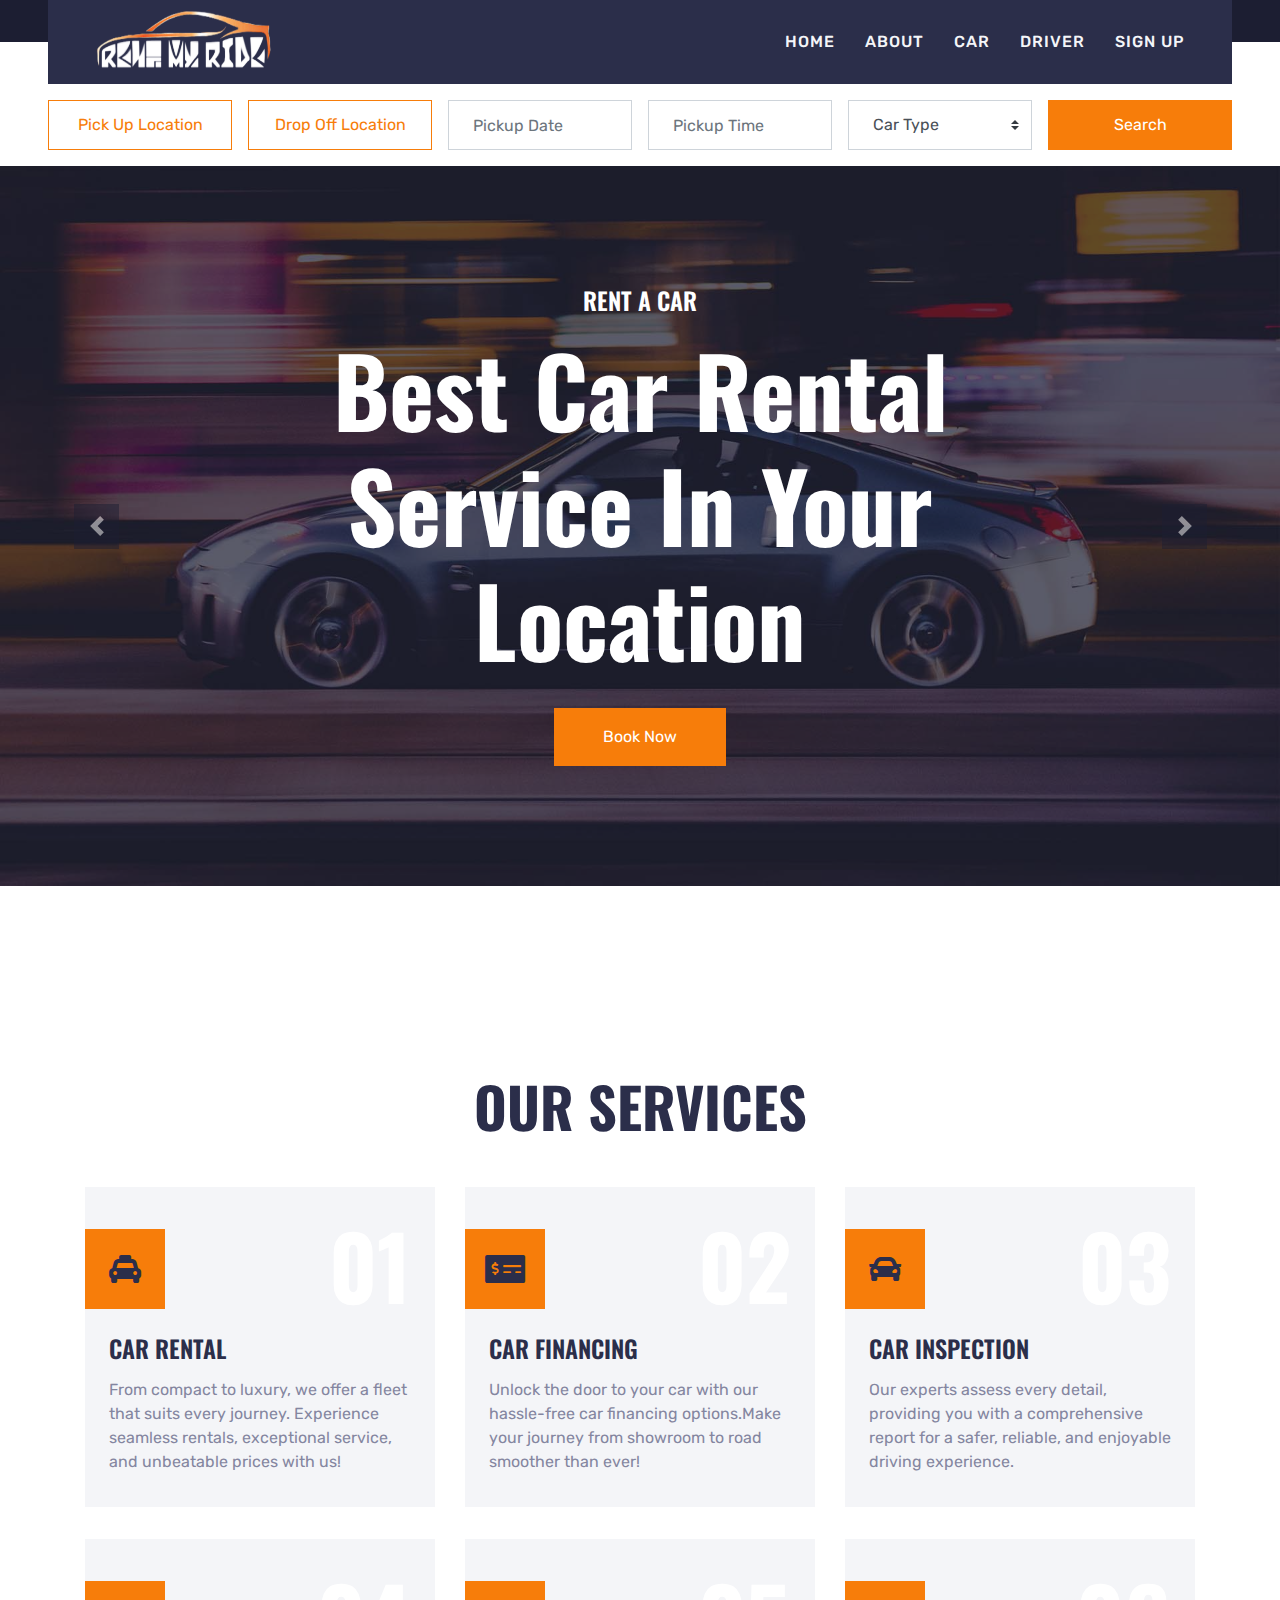
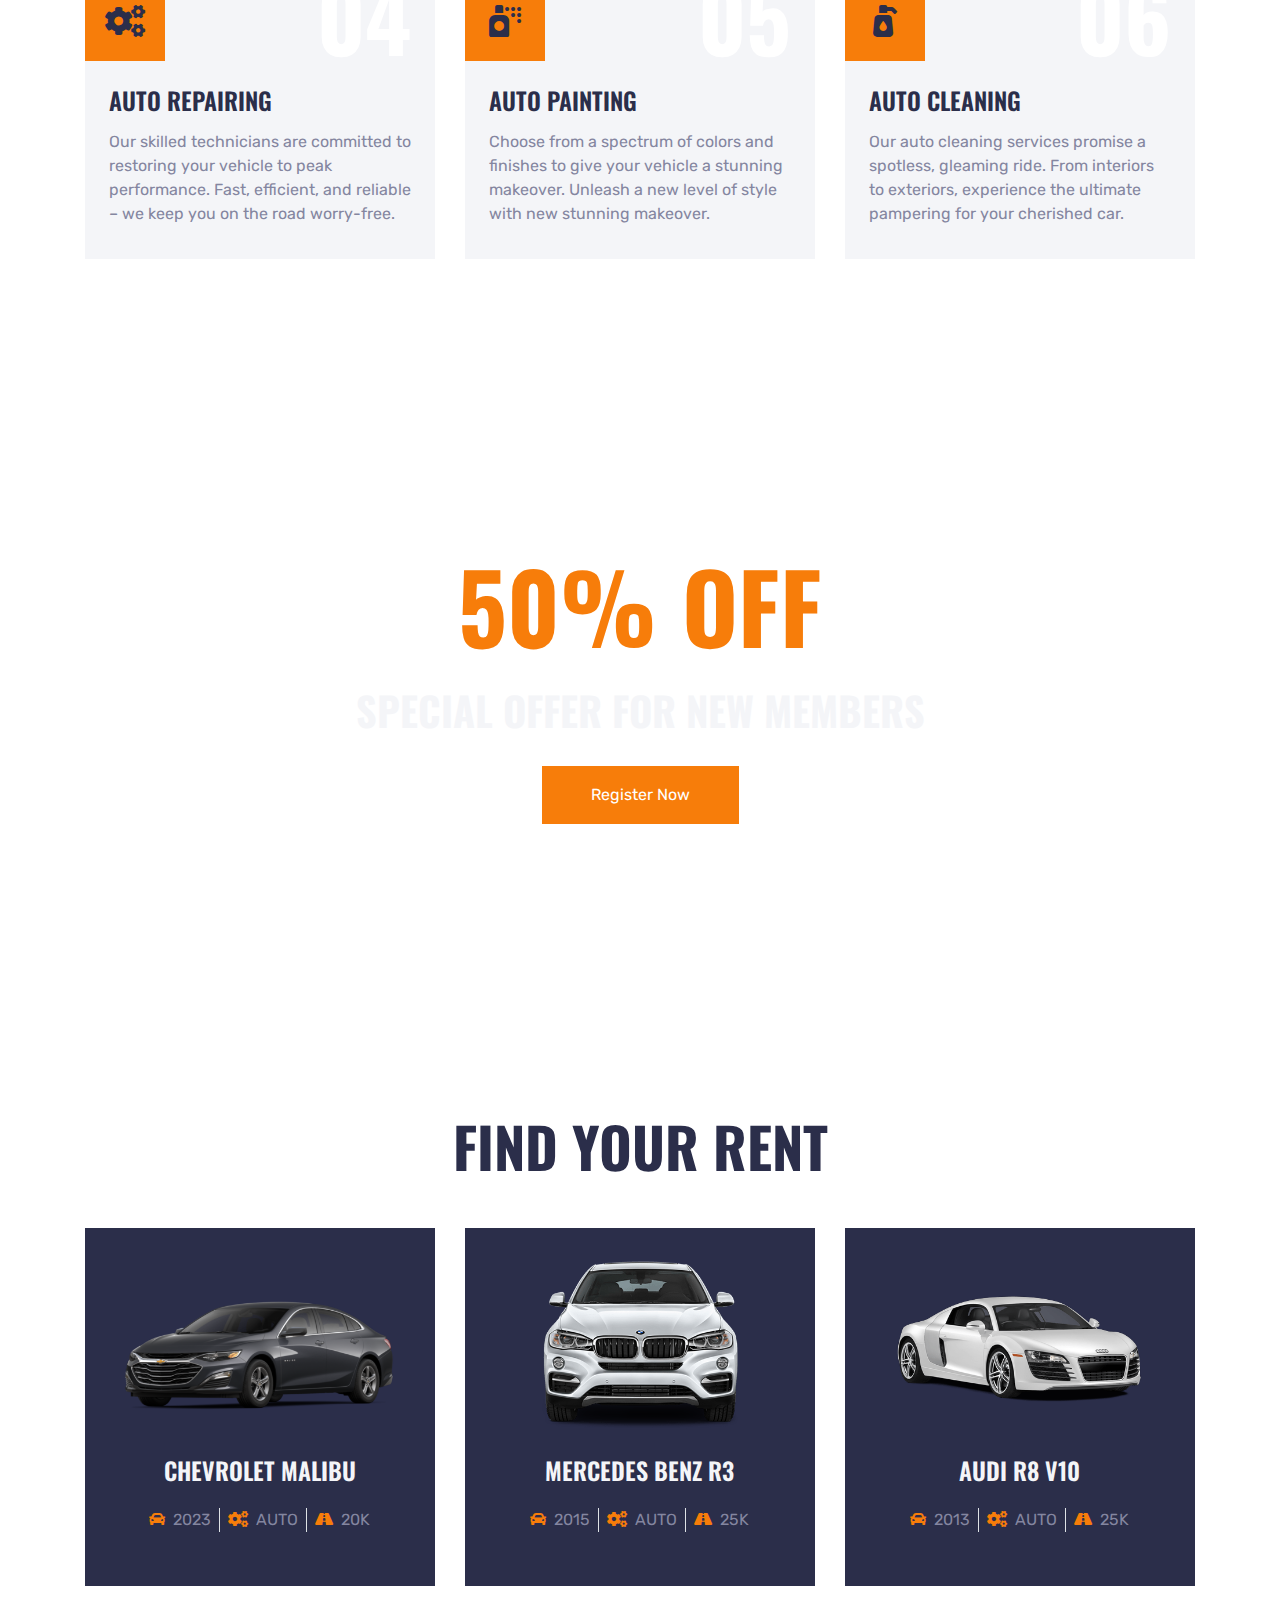
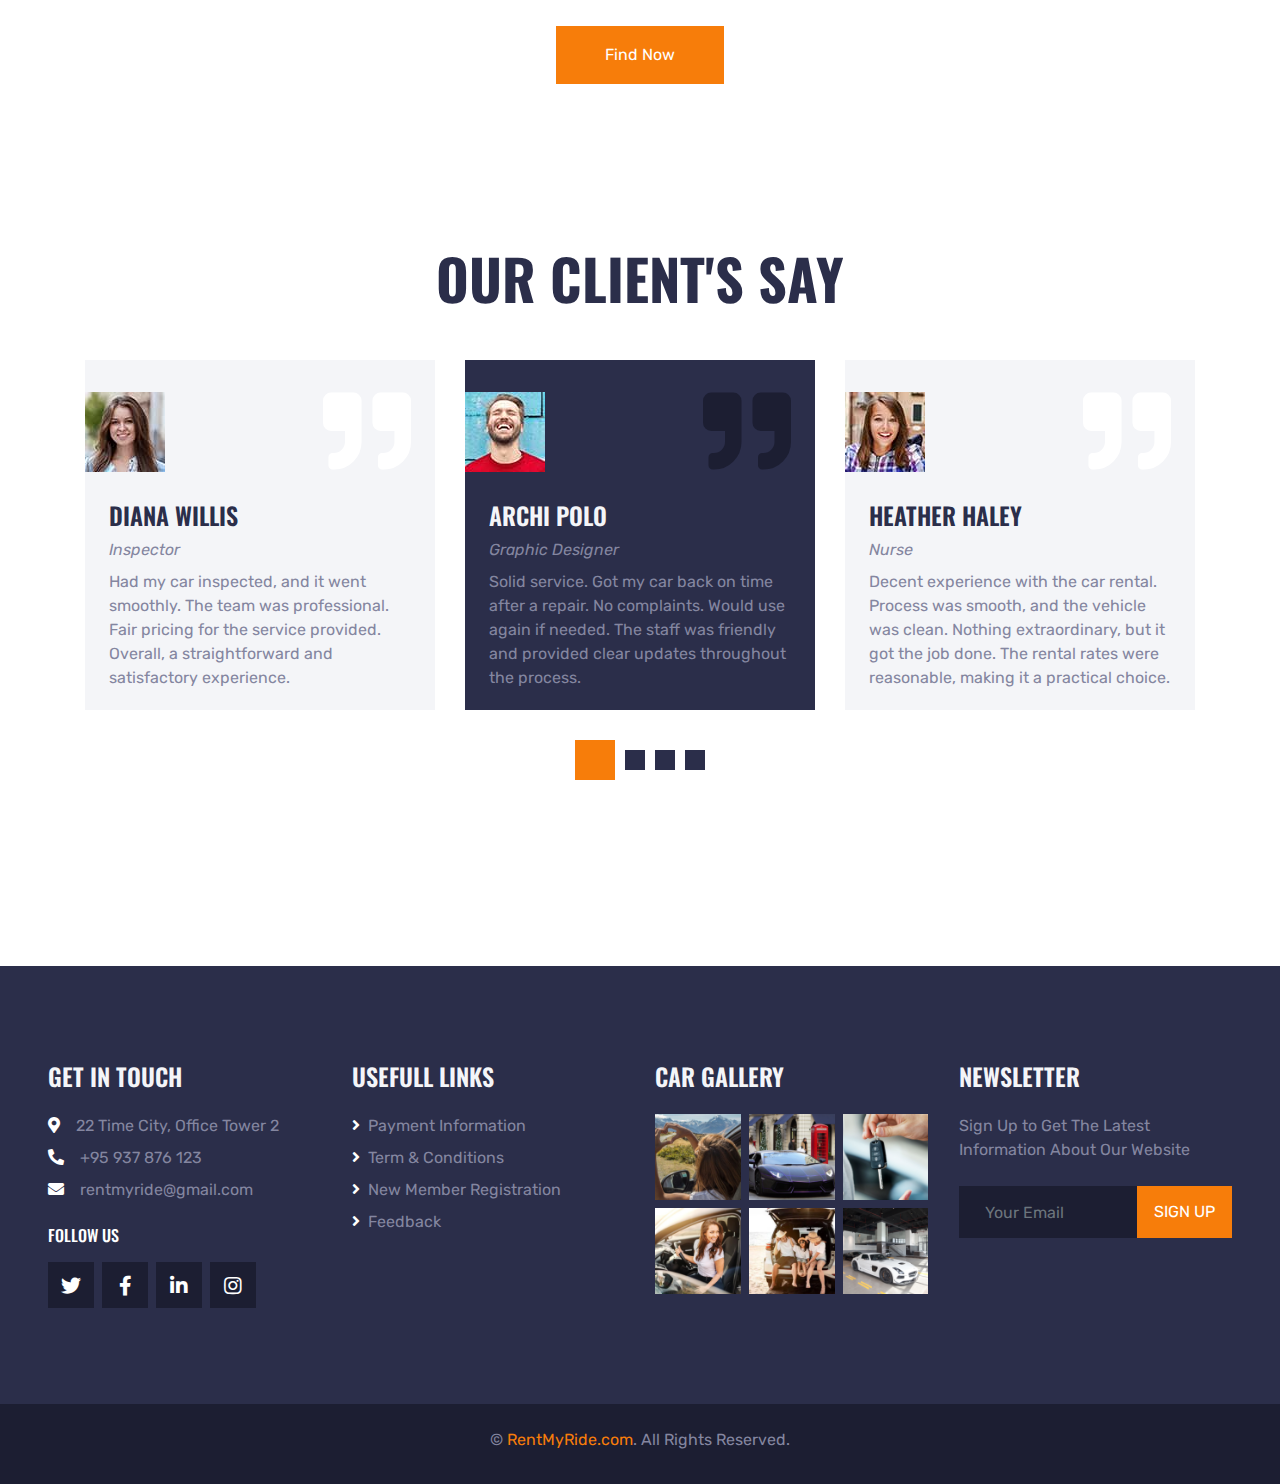
<file: index.html>
<!DOCTYPE html>
<html lang="en">
  <head>
    <meta charset="utf-8" />
    <title>Rent A Ride - Car Rental Service</title>
    <meta content="width=device-width, initial-scale=1.0" name="viewport" />
    <meta content="Free HTML Templates" name="keywords" />
    <meta content="Free HTML Templates" name="description" />

    <!-- Favicon -->
    <link href="img/favicon.ico" rel="icon" />

    <!-- Google Web Fonts -->
    <link rel="preconnect" href="https://fonts.gstatic.com" />
    <link
      href="https://fonts.googleapis.com/css2?family=Oswald:wght@400;500;600;700&family=Rubik&display=swap"
      rel="stylesheet"
    />

    <!-- Font Awesome -->
    <link
      href="https://cdnjs.cloudflare.com/ajax/libs/font-awesome/5.15.0/css/all.min.css"
      rel="stylesheet"
    />

    <!-- Libraries Stylesheet -->
    <link href="lib/owlcarousel/assets/owl.carousel.min.css" rel="stylesheet" />
    <link
      href="lib/tempusdominus/css/tempusdominus-bootstrap-4.min.css"
      rel="stylesheet"
    />

    <!-- Customized Bootstrap Stylesheet -->
    <link href="css/bootstrap.min.css" rel="stylesheet" />

    <!-- Template Stylesheet -->
    <link href="css/style.css" rel="stylesheet" />
  </head>

  <body>
    <!-- Topbar Start -->
    <!-- <div class="container-fluid bg-dark py-3 px-lg-5 d-none d-lg-block">
      <div class="row">
        <div class="col-md-6 text-center text-lg-left mb-2 mb-lg-0">
          <div class="d-inline-flex align-items-center">
            <a class="text-body pr-3" href=""
              ><i class="fa fa-phone-alt mr-2"></i>+012 345 6789</a
            >
            <span class="text-body">|</span>
            <a class="text-body px-3" href=""
              ><i class="fa fa-envelope mr-2"></i>info@example.com</a
            >
          </div>
        </div>
        <div class="col-md-6 text-center text-lg-right">
          <div class="d-inline-flex align-items-center">
            <a class="text-body px-3" href="">
              <i class="fab fa-facebook-f"></i>
            </a>
            <a class="text-body px-3" href="">
              <i class="fab fa-twitter"></i>
            </a>
            <a class="text-body px-3" href="">
              <i class="fab fa-linkedin-in"></i>
            </a>
            <a class="text-body px-3" href="">
              <i class="fab fa-instagram"></i>
            </a>
            <a class="text-body pl-3" href="">
              <i class="fab fa-youtube"></i>
            </a>
          </div>
        </div>
      </div>
    </div> -->
    <!-- Topbar End -->

    <!-- Navbar Start -->
    <div class="container-fluid position-relative nav-bar p-0">
      <div class="position-relative px-lg-5" style="z-index: 9">
        <nav
          class="navbar navbar-expand-lg bg-secondary navbar-dark py-3 py-lg-0 pl-3 pl-lg-5"
        >
          <a href="index.html" class="navbar-brand">
            <img src="img/logo.png" alt="Rent-My-Ride" class="logo" />
          </a>
          <button
            type="button"
            class="navbar-toggler"
            data-toggle="collapse"
            data-target="#navbarCollapse"
          >
            <span class="navbar-toggler-icon"></span>
          </button>
          <div
            class="collapse navbar-collapse justify-content-between px-3"
            id="navbarCollapse"
          >
            <div class="navbar-nav ml-auto py-0">
              <a href="index.html" class="nav-item nav-link">Home</a>
              <a href="about.html" class="nav-item nav-link">About</a>
              <a href="car.html" class="nav-item nav-link">Car</a>
              <a href="driver-list.html" class="nav-item nav-link">Driver</a>
              <a href="signup.html" class="nav-item nav-link">Sign Up</a>
            </div>
          </div>
        </nav>
      </div>
    </div>
    <!-- Navbar End -->

    <!-- Search Start -->
    <div class="container-fluid bg-white pt-3 px-lg-5">
      <div class="row mx-n2">
        <div class="col-xl-2 col-lg-4 col-md-6 px-2">
          <div class="form-group">
            <label for="pickupLocation" class="sr-only">Pickup Location</label>
            <button
              class="btn btn-sec btn-block mb-3"
              style="height: 50px"
              onclick="showMapOverlay()"
            >
              Pick Up Location
            </button>
          </div>
        </div>
        <div class="col-xl-2 col-lg-4 col-md-6 px-2">
          <button
            class="btn btn-sec btn-block mb-3"
            style="height: 50px"
            onclick="showMapOverlay()"
          >
            Drop Off Location
          </button>
        </div>
        <div class="col-xl-2 col-lg-4 col-md-6 px-2">
          <div class="date mb-3" id="date" data-target-input="nearest">
            <input
              type="text"
              class="form-control p-4 datetimepicker-input"
              placeholder="Pickup Date"
              data-target="#date"
              data-toggle="datetimepicker"
            />
          </div>
        </div>
        <div class="col-xl-2 col-lg-4 col-md-6 px-2">
          <div class="time mb-3" id="time" data-target-input="nearest">
            <input
              type="text"
              class="form-control p-4 datetimepicker-input"
              placeholder="Pickup Time"
              data-target="#time"
              data-toggle="datetimepicker"
            />
          </div>
        </div>
        <div class="col-xl-2 col-lg-4 col-md-6 px-2">
          <select class="custom-select px-4 mb-3" style="height: 50px">
            <option selected>Car Type</option>
            <option value="1">Segan</option>
            <option value="2">Van</option>
            <option value="3">Mini Truck</option>
          </select>
        </div>
        <div class="col-xl-2 col-lg-4 col-md-6 px-2">
          <a href="car.html"
            ><button
              class="btn btn-primary btn-block mb-3"
              type="submit"
              style="height: 50px"
            >
              Search
            </button></a
          >
        </div>
      </div>
    </div>
    <!-- Search End -->

    <!-- Carousel Start -->
    <div class="container-fluid p-0" style="margin-bottom: 90px">
      <div id="header-carousel" class="carousel slide" data-ride="carousel">
        <div class="carousel-inner">
          <div class="carousel-item active">
            <img class="w-100" src="img/carousel-1.jpg" alt="Image" />
            <div
              class="carousel-caption d-flex flex-column align-items-center justify-content-center"
            >
              <div class="p-3" style="max-width: 900px">
                <h4 class="text-white text-uppercase mb-md-3">Rent A Car</h4>
                <h1 class="display-1 text-white mb-md-4">
                  Best Car Rental Service In Your Location
                </h1>
                <a href="car.html" class="btn btn-primary py-md-3 px-md-5 mt-2"
                  >Book Now</a
                >
              </div>
            </div>
          </div>
          <div class="carousel-item">
            <img class="w-100" src="img/carousel-2.jpg" alt="Image" />
            <div
              class="carousel-caption d-flex flex-column align-items-center justify-content-center"
            >
              <div class="p-3" style="max-width: 900px">
                <h4 class="text-white text-uppercase mb-md-3">Rent A Car</h4>
                <h1 class="display-1 text-white mb-md-4">
                  Quality Cars with Unlimited Miles
                </h1>
                <a href="car.html" class="btn btn-primary py-md-3 px-md-5 mt-2"
                  >Book Now</a
                >
              </div>
            </div>
          </div>
        </div>
        <a
          class="carousel-control-prev"
          href="#header-carousel"
          data-slide="prev"
        >
          <div class="btn btn-dark" style="width: 45px; height: 45px">
            <span class="carousel-control-prev-icon mb-n2"></span>
          </div>
        </a>
        <a
          class="carousel-control-next"
          href="#header-carousel"
          data-slide="next"
        >
          <div class="btn btn-dark" style="width: 45px; height: 45px">
            <span class="carousel-control-next-icon mb-n2"></span>
          </div>
        </a>
      </div>
    </div>
    <!-- Carousel End -->

    <!-- About Start -->
    <!-- <div class="container-fluid py-5">
      <div class="container pt-5 pb-3">
        <h1 class="display-1 text-primary text-center">01</h1>
        <h1 class="display-4 text-uppercase text-center mb-5">
          Welcome To <span class="text-primary">Royal Cars</span>
        </h1>
        <div class="row justify-content-center">
          <div class="col-lg-10 text-center">
            <img class="w-75 mb-4" src="img/about.png" alt="" />
            <p>
              Justo et eos et ut takimata sed sadipscing dolore lorem, et elitr
              labore labore voluptua no rebum sed, stet voluptua amet sed elitr
              ea dolor dolores no clita. Dolores diam magna clita ea eos amet,
              amet rebum voluptua vero vero sed clita accusam takimata. Nonumy
              labore ipsum sea voluptua sea eos sit justo, no ipsum sanctus
              sanctus no et no ipsum amet, tempor labore est labore no. Eos diam
              eirmod lorem ut eirmod, ipsum diam sadipscing stet dolores elitr
              elitr eirmod dolore. Magna elitr accusam takimata labore, et at
              erat eirmod consetetur tempor eirmod invidunt est, ipsum nonumy at
              et.
            </p>
          </div>
        </div>
        <div class="row mt-3">
          <div class="col-lg-4 mb-2">
            <div
              class="d-flex align-items-center bg-light p-4 mb-4"
              style="height: 150px"
            >
              <div
                class="d-flex align-items-center justify-content-center flex-shrink-0 bg-primary ml-n4 mr-4"
                style="width: 100px; height: 100px"
              >
                <i class="fa fa-2x fa-headset text-secondary"></i>
              </div>
              <h4 class="text-uppercase m-0">24/7 Car Rental Support</h4>
            </div>
          </div>
          <div class="col-lg-4 mb-2">
            <div
              class="d-flex align-items-center bg-secondary p-4 mb-4"
              style="height: 150px"
            >
              <div
                class="d-flex align-items-center justify-content-center flex-shrink-0 bg-primary ml-n4 mr-4"
                style="width: 100px; height: 100px"
              >
                <i class="fa fa-2x fa-car text-secondary"></i>
              </div>
              <h4 class="text-light text-uppercase m-0">
                Car Reservation Anytime
              </h4>
            </div>
          </div>
          <div class="col-lg-4 mb-2">
            <div
              class="d-flex align-items-center bg-light p-4 mb-4"
              style="height: 150px"
            >
              <div
                class="d-flex align-items-center justify-content-center flex-shrink-0 bg-primary ml-n4 mr-4"
                style="width: 100px; height: 100px"
              >
                <i class="fa fa-2x fa-map-marker-alt text-secondary"></i>
              </div>
              <h4 class="text-uppercase m-0">Lots Of Pickup Locations</h4>
            </div>
          </div>
        </div>
      </div>
    </div> -->
    <!-- About End -->

    <!-- Services Start -->
    <div class="container-fluid py-5">
      <div class="container pt-5 pb-3">
        <h1 class="display-4 text-uppercase text-center mb-5">Our Services</h1>
        <div class="row">
          <div class="col-lg-4 col-md-6 mb-2">
            <div
              class="service-item d-flex flex-column justify-content-center px-4 mb-4"
            >
              <div
                class="d-flex align-items-center justify-content-between mb-3"
              >
                <div
                  class="d-flex align-items-center justify-content-center bg-primary ml-n4"
                  style="width: 80px; height: 80px"
                >
                  <i class="fa fa-2x fa-taxi text-secondary"></i>
                </div>
                <h1 class="display-2 text-white mt-n2 m-0">01</h1>
              </div>
              <h4 class="text-uppercase mb-3">Car Rental</h4>
              <p class="m-0">
                From compact to luxury, we offer a fleet that suits every
                journey. Experience seamless rentals, exceptional service, and
                unbeatable prices with us!
              </p>
            </div>
          </div>
          <div class="col-lg-4 col-md-6 mb-2">
            <div
              class="service-item d-flex flex-column justify-content-center px-4 mb-4"
            >
              <div
                class="d-flex align-items-center justify-content-between mb-3"
              >
                <div
                  class="d-flex align-items-center justify-content-center bg-primary ml-n4"
                  style="width: 80px; height: 80px"
                >
                  <i class="fa fa-2x fa-money-check-alt text-secondary"></i>
                </div>
                <h1 class="display-2 text-white mt-n2 m-0">02</h1>
              </div>
              <h4 class="text-uppercase mb-3">Car Financing</h4>
              <p class="m-0">
                Unlock the door to your car with our hassle-free car financing
                options.Make your journey from showroom to road smoother than
                ever!
              </p>
            </div>
          </div>
          <div class="col-lg-4 col-md-6 mb-2">
            <div
              class="service-item d-flex flex-column justify-content-center px-4 mb-4"
            >
              <div
                class="d-flex align-items-center justify-content-between mb-3"
              >
                <div
                  class="d-flex align-items-center justify-content-center bg-primary ml-n4"
                  style="width: 80px; height: 80px"
                >
                  <i class="fa fa-2x fa-car text-secondary"></i>
                </div>
                <h1 class="display-2 text-white mt-n2 m-0">03</h1>
              </div>
              <h4 class="text-uppercase mb-3">Car Inspection</h4>
              <p class="m-0">
                Our experts assess every detail, providing you with a
                comprehensive report for a safer, reliable, and enjoyable
                driving experience.
              </p>
            </div>
          </div>
          <div class="col-lg-4 col-md-6 mb-2">
            <div
              class="service-item d-flex flex-column justify-content-center px-4 mb-4"
            >
              <div
                class="d-flex align-items-center justify-content-between mb-3"
              >
                <div
                  class="d-flex align-items-center justify-content-center bg-primary ml-n4"
                  style="width: 80px; height: 80px"
                >
                  <i class="fa fa-2x fa-cogs text-secondary"></i>
                </div>
                <h1 class="display-2 text-white mt-n2 m-0">04</h1>
              </div>
              <h4 class="text-uppercase mb-3">Auto Repairing</h4>
              <p class="m-0">
                Our skilled technicians are committed to restoring your vehicle
                to peak performance. Fast, efficient, and reliable – we keep you
                on the road worry-free.
              </p>
            </div>
          </div>
          <div class="col-lg-4 col-md-6 mb-2">
            <div
              class="service-item d-flex flex-column justify-content-center px-4 mb-4"
            >
              <div
                class="d-flex align-items-center justify-content-between mb-3"
              >
                <div
                  class="d-flex align-items-center justify-content-center bg-primary ml-n4"
                  style="width: 80px; height: 80px"
                >
                  <i class="fa fa-2x fa-spray-can text-secondary"></i>
                </div>
                <h1 class="display-2 text-white mt-n2 m-0">05</h1>
              </div>
              <h4 class="text-uppercase mb-3">Auto Painting</h4>
              <p class="m-0">
                Choose from a spectrum of colors and finishes to give your
                vehicle a stunning makeover. Unleash a new level of style with
                new stunning makeover.
              </p>
            </div>
          </div>
          <div class="col-lg-4 col-md-6 mb-2">
            <div
              class="service-item d-flex flex-column justify-content-center px-4 mb-4"
            >
              <div
                class="d-flex align-items-center justify-content-between mb-3"
              >
                <div
                  class="d-flex align-items-center justify-content-center bg-primary ml-n4"
                  style="width: 80px; height: 80px"
                >
                  <i class="fa fa-2x fa-pump-soap text-secondary"></i>
                </div>
                <h1 class="display-2 text-white mt-n2 m-0">06</h1>
              </div>
              <h4 class="text-uppercase mb-3">Auto Cleaning</h4>
              <p class="m-0">
                Our auto cleaning services promise a spotless, gleaming ride.
                From interiors to exteriors, experience the ultimate pampering
                for your cherished car.
              </p>
            </div>
          </div>
        </div>
      </div>
    </div>
    <!-- Services End -->

    <!-- Banner Start -->
    <div class="container-fluid py-5">
      <div class="container py-5">
        <div class="bg-banner py-5 px-4 text-center">
          <div class="py-5">
            <h1 class="display-1 text-uppercase text-primary mb-4">50% OFF</h1>
            <h1 class="text-uppercase text-light mb-4">
              Special Offer For New Members
            </h1>
            <a class="btn btn-primary mt-2 py-3 px-5" href="signup.html"
              >Register Now</a
            >
          </div>
        </div>
      </div>
    </div>
    <!-- Banner End -->

    <!-- Rent A Car Start -->
    <div class="container-fluid py-5">
      <div class="container pt-5 pb-3 text-center">
        <h1 class="display-4 text-uppercase text-center mb-5">
          Find Your Rent
        </h1>
        <div class="row">
          <div class="col-lg-4 col-md-6 mb-2">
            <div class="rent-item active mb-4">
              <img class="img-fluid mb-4" src="img/rental1.png" alt="" />
              <h4 class="text-uppercase mb-4">Chevrolet Malibu</h4>
              <div class="d-flex justify-content-center mb-4">
                <div class="px-2">
                  <i class="fa fa-car text-primary mr-1"></i>
                  <span>2023</span>
                </div>
                <div class="px-2 border-left border-right">
                  <i class="fa fa-cogs text-primary mr-1"></i>
                  <span>AUTO</span>
                </div>
                <div class="px-2">
                  <i class="fa fa-road text-primary mr-1"></i>
                  <span>20K</span>
                </div>
              </div>
            </div>
          </div>
          <div class="col-lg-4 col-md-6 mb-2">
            <div class="rent-item active mb-4">
              <img class="img-fluid mb-4" src="img/car-rent-2.png" alt="" />
              <h4 class="text-uppercase mb-4">Mercedes Benz R3</h4>
              <div class="d-flex justify-content-center mb-4">
                <div class="px-2">
                  <i class="fa fa-car text-primary mr-1"></i>
                  <span>2015</span>
                </div>
                <div class="px-2 border-left border-right">
                  <i class="fa fa-cogs text-primary mr-1"></i>
                  <span>AUTO</span>
                </div>
                <div class="px-2">
                  <i class="fa fa-road text-primary mr-1"></i>
                  <span>25K</span>
                </div>
              </div>
            </div>
          </div>
          <div class="col-lg-4 col-md-6 mb-2">
            <div class="rent-item active mb-4">
              <img class="img-fluid mb-4" src="img/rental2.png" alt="" />
              <h4 class="text-uppercase mb-4">Audi R8 V10</h4>
              <div class="d-flex justify-content-center mb-4">
                <div class="px-2">
                  <i class="fa fa-car text-primary mr-1"></i>
                  <span>2013</span>
                </div>
                <div class="px-2 border-left border-right">
                  <i class="fa fa-cogs text-primary mr-1"></i>
                  <span>AUTO</span>
                </div>
                <div class="px-2">
                  <i class="fa fa-road text-primary mr-1"></i>
                  <span>25K</span>
                </div>
              </div>
            </div>
          </div>
        </div>
        <a class="btn btn-primary mt-2 py-3 px-5 mx-auto" href="car.html"
          >Find Now</a
        >
      </div>
    </div>
    <!-- Rent A Car End -->

    <!-- Banner Start -->
    <!-- <div class="container-fluid py-5">
      <div class="container py-5">
        <div class="row mx-0">
          <div class="col-lg-6 px-0">
            <div
              class="px-5 bg-secondary d-flex align-items-center justify-content-between"
              style="height: 350px"
            >
              <img
                class="img-fluid flex-shrink-0 ml-n5 w-50 mr-4"
                src="img/banner-left.png"
                alt=""
              />
              <div class="text-right">
                <h3 class="text-uppercase text-light mb-3">
                  Want to be driver?
                </h3>
                <p class="mb-4">
                  Lorem justo sit sit ipsum eos lorem kasd, kasd labore
                </p>
                <a class="btn btn-primary py-2 px-4" href="">Start Now</a>
              </div>
            </div>
          </div>
          <div class="col-lg-6 px-0">
            <div
              class="px-5 bg-dark d-flex align-items-center justify-content-between"
              style="height: 350px"
            >
              <div class="text-left">
                <h3 class="text-uppercase text-light mb-3">
                  Looking for a car?
                </h3>
                <p class="mb-4">
                  Lorem justo sit sit ipsum eos lorem kasd, kasd labore
                </p>
                <a class="btn btn-primary py-2 px-4" href="">Start Now</a>
              </div>
              <img
                class="img-fluid flex-shrink-0 mr-n5 w-50 ml-4"
                src="img/banner-right.png"
                alt=""
              />
            </div>
          </div>
        </div>
      </div>
    </div> -->
    <!-- Banner End -->

    <!-- Testimonial Start -->
    <div class="container-fluid py-5">
      <div class="container py-5">
        <h1 class="display-4 text-uppercase text-center mb-5">
          Our Client's Say
        </h1>
        <div class="owl-carousel testimonial-carousel">
          <div
            class="testimonial-item d-flex flex-column justify-content-center px-4"
          >
            <div class="d-flex align-items-center justify-content-between mb-3">
              <img class="img-fluid ml-n4" src="img/testimonial-1.jpg" alt="" />
              <h1 class="display-2 text-white m-0 fa fa-quote-right"></h1>
            </div>
            <h4 class="text-uppercase mb-2">Archi Polo</h4>
            <i class="mb-2">Graphic Designer</i>
            <p class="m-0">
              Solid service. Got my car back on time after a repair. No
              complaints. Would use again if needed. The staff was friendly and
              provided clear updates throughout the process.
            </p>
          </div>
          <div
            class="testimonial-item d-flex flex-column justify-content-center px-4"
          >
            <div class="d-flex align-items-center justify-content-between mb-3">
              <img class="img-fluid ml-n4" src="img/testimonial-2.jpg" alt="" />
              <h1 class="display-2 text-white m-0 fa fa-quote-right"></h1>
            </div>
            <h4 class="text-uppercase mb-2">Heather Haley</h4>
            <i class="mb-2">Nurse</i>
            <p class="m-0">
              Decent experience with the car rental. Process was smooth, and the
              vehicle was clean. Nothing extraordinary, but it got the job done.
              The rental rates were reasonable, making it a practical choice.
            </p>
          </div>
          <div
            class="testimonial-item d-flex flex-column justify-content-center px-4"
          >
            <div class="d-flex align-items-center justify-content-between mb-3">
              <img class="img-fluid ml-n4" src="img/testimonial-3.jpg" alt="" />
              <h1 class="display-2 text-white m-0 fa fa-quote-right"></h1>
            </div>
            <h4 class="text-uppercase mb-2">Clark Kent</h4>
            <i class="mb-2">Reporter</i>
            <p class="m-0">
              Auto cleaning was good. They did what they said they would, and my
              car looked nice afterward. Quick turnaround and a noticeable
              improvement in the cleanliness of my vehicle.
            </p>
          </div>
          <div
            class="testimonial-item d-flex flex-column justify-content-center px-4"
          >
            <div class="d-flex align-items-center justify-content-between mb-3">
              <img class="img-fluid ml-n4" src="img/testimonial-4.jpg" alt="" />
              <h1 class="display-2 text-white m-0 fa fa-quote-right"></h1>
            </div>
            <h4 class="text-uppercase mb-2">Diana Willis</h4>
            <i class="mb-2">Inspector</i>
            <p class="m-0">
              Had my car inspected, and it went smoothly. The team was
              professional. Fair pricing for the service provided. Overall, a
              straightforward and satisfactory experience.
            </p>
          </div>
        </div>
      </div>
    </div>
    <!-- Testimonial End -->

    <!-- Contact Start -->
    <!-- <div class="container-fluid py-5">
      <div class="container pt-5 pb-3">
        <h1 class="display-1 text-primary text-center">06</h1>
        <h1 class="display-4 text-uppercase text-center mb-5">Contact Us</h1>
        <div class="row">
          <div class="col-lg-7 mb-2">
            <div class="contact-form bg-light mb-4" style="padding: 30px">
              <form>
                <div class="row">
                  <div class="col-6 form-group">
                    <input
                      type="text"
                      class="form-control p-4"
                      placeholder="Your Name"
                      required="required"
                    />
                  </div>
                  <div class="col-6 form-group">
                    <input
                      type="email"
                      class="form-control p-4"
                      placeholder="Your Email"
                      required="required"
                    />
                  </div>
                </div>
                <div class="form-group">
                  <input
                    type="text"
                    class="form-control p-4"
                    placeholder="Subject"
                    required="required"
                  />
                </div>
                <div class="form-group">
                  <textarea
                    class="form-control py-3 px-4"
                    rows="5"
                    placeholder="Message"
                    required="required"
                  ></textarea>
                </div>
                <div>
                  <button class="btn btn-primary py-3 px-5" type="submit">
                    Send Message
                  </button>
                </div>
              </form>
            </div>
          </div>
          <div class="col-lg-5 mb-2">
            <div
              class="bg-secondary d-flex flex-column justify-content-center px-5 mb-4"
              style="height: 435px"
            >
              <div class="d-flex mb-3">
                <i
                  class="fa fa-2x fa-map-marker-alt text-primary flex-shrink-0 mr-3"
                ></i>
                <div class="mt-n1">
                  <h5 class="text-light">Head Office</h5>
                  <p>123 Street, New York, USA</p>
                </div>
              </div>
              <div class="d-flex mb-3">
                <i
                  class="fa fa-2x fa-map-marker-alt text-primary flex-shrink-0 mr-3"
                ></i>
                <div class="mt-n1">
                  <h5 class="text-light">Branch Office</h5>
                  <p>123 Street, New York, USA</p>
                </div>
              </div>
              <div class="d-flex mb-3">
                <i
                  class="fa fa-2x fa-envelope-open text-primary flex-shrink-0 mr-3"
                ></i>
                <div class="mt-n1">
                  <h5 class="text-light">Customer Service</h5>
                  <p>customer@example.com</p>
                </div>
              </div>
              <div class="d-flex">
                <i
                  class="fa fa-2x fa-envelope-open text-primary flex-shrink-0 mr-3"
                ></i>
                <div class="mt-n1">
                  <h5 class="text-light">Return & Refund</h5>
                  <p class="m-0">refund@example.com</p>
                </div>
              </div>
            </div>
          </div>
        </div>
      </div>
    </div> -->
    <!-- Contact End -->

    <!-- Vendor Start -->
    <!-- <div class="container-fluid py-5">
      <div class="container py-5">
        <div class="owl-carousel vendor-carousel">
          <div class="bg-light p-4">
            <img src="img/vendor-1.png" alt="" />
          </div>
          <div class="bg-light p-4">
            <img src="img/vendor-2.png" alt="" />
          </div>
          <div class="bg-light p-4">
            <img src="img/vendor-3.png" alt="" />
          </div>
          <div class="bg-light p-4">
            <img src="img/vendor-4.png" alt="" />
          </div>
          <div class="bg-light p-4">
            <img src="img/vendor-5.png" alt="" />
          </div>
          <div class="bg-light p-4">
            <img src="img/vendor-6.png" alt="" />
          </div>
          <div class="bg-light p-4">
            <img src="img/vendor-7.png" alt="" />
          </div>
          <div class="bg-light p-4">
            <img src="img/vendor-8.png" alt="" />
          </div>
        </div>
      </div>
    </div> -->
    <!-- Vendor End -->

    <!-- Footer Start -->
    <div
      class="container-fluid bg-secondary py-5 px-sm-3 px-md-5"
      style="margin-top: 90px"
    >
      <div class="row pt-5">
        <div class="col-lg-3 col-md-6 mb-5">
          <h4 class="text-uppercase text-light mb-4">Get In Touch</h4>
          <p class="mb-2">
            <i class="fa fa-map-marker-alt text-white mr-3"></i>22 Time City,
            Office Tower 2
          </p>
          <p class="mb-2">
            <i class="fa fa-phone-alt text-white mr-3"></i>+95 937 876 123
          </p>
          <p>
            <i class="fa fa-envelope text-white mr-3"></i>rentmyride@gmail.com
          </p>
          <h6 class="text-uppercase text-white py-2">Follow Us</h6>
          <div class="d-flex justify-content-start">
            <a
              class="btn btn-lg btn-dark btn-lg-square mr-2"
              href="www.twitter.com"
              ><i class="fab fa-twitter"></i
            ></a>
            <a
              class="btn btn-lg btn-dark btn-lg-square mr-2"
              href="www.facebook.com"
              ><i class="fab fa-facebook-f"></i
            ></a>
            <a
              class="btn btn-lg btn-dark btn-lg-square mr-2"
              href="www.linkedin.com"
              ><i class="fab fa-linkedin-in"></i
            ></a>
            <a
              class="btn btn-lg btn-dark btn-lg-square"
              href="www.instagram.com"
              ><i class="fab fa-instagram"></i
            ></a>
          </div>
        </div>
        <div class="col-lg-3 col-md-6 mb-5">
          <h4 class="text-uppercase text-light mb-4">Usefull Links</h4>
          <div class="d-flex flex-column justify-content-start">
            <a class="text-body mb-2" href="car.html"
              ><i class="fa fa-angle-right text-white mr-2"></i>Payment
              Information</a
            >
            <a class="text-body mb-2" href="about.html"
              ><i class="fa fa-angle-right text-white mr-2"></i>Term &
              Conditions</a
            >
            <a class="text-body mb-2" href="signup.html"
              ><i class="fa fa-angle-right text-white mr-2"></i>New Member
              Registration</a
            >
            <a class="text-body mb-2" href="about.html"
              ><i class="fa fa-angle-right text-white mr-2"></i>Feedback</a
            >
          </div>
        </div>
        <div class="col-lg-3 col-md-6 mb-5">
          <h4 class="text-uppercase text-light mb-4">Car Gallery</h4>
          <div class="row mx-n1">
            <div class="col-4 px-1 mb-2">
              <a href=""
                ><img class="w-100" src="img/galllery1.png" alt=""
              /></a>
            </div>
            <div class="col-4 px-1 mb-2">
              <a href=""
                ><img class="w-100" src="img/galllery2.png" alt=""
              /></a>
            </div>
            <div class="col-4 px-1 mb-2">
              <a href=""
                ><img class="w-100" src="img/galllery3.png" alt=""
              /></a>
            </div>
            <div class="col-4 px-1 mb-2">
              <a href=""
                ><img class="w-100" src="img/galllery4.png" alt=""
              /></a>
            </div>
            <div class="col-4 px-1 mb-2">
              <a href=""
                ><img class="w-100" src="img/galllery5.png" alt=""
              /></a>
            </div>
            <div class="col-4 px-1 mb-2">
              <a href=""
                ><img class="w-100" src="img/galllery6.png" alt=""
              /></a>
            </div>
          </div>
        </div>
        <div class="col-lg-3 col-md-6 mb-5">
          <h4 class="text-uppercase text-light mb-4">Newsletter</h4>
          <p class="mb-4">
            Sign Up to Get The Latest Information About Our Website
          </p>
          <div class="w-100 mb-3">
            <div class="input-group">
              <input
                type="text"
                class="form-control bg-dark border-dark"
                style="padding: 25px"
                placeholder="Your Email"
              />
              <div class="input-group-append">
                <button class="btn btn-primary text-uppercase px-3">
                  Sign Up
                </button>
              </div>
            </div>
          </div>
        </div>
      </div>
    </div>
    <div class="container-fluid bg-dark py-4 px-sm-3 px-md-5">
      <p class="mb-2 text-center text-body">
        &copy; <a href="#">RentMyRide.com</a>. All Rights Reserved.
      </p>

      <!--/*** This template is free as long as you keep the footer author’s credit link/attribution link/backlink. If you'd like to use the template without the footer author’s credit link/attribution link/backlink, you can purchase the Credit Removal License from "https://htmlcodex.com/credit-removal". Thank you for your support. ***/-->
      <!-- <p class="m-0 text-center text-body">
       Designed by <a href="https://htmlcodex.com">HTML Codex</a>
     </p> -->
    </div>
    <!-- Footer End -->

    <!-- Back to Top -->
    <a href="#" class="btn btn-lg btn-primary btn-lg-square back-to-top"
      ><i class="fa fa-angle-double-up"></i
    ></a>

    <div id="mapOverlay">
      <div id="closeButton" onclick="closeMapOverlay()">CLOSE</div>
      <div id="map">
        <iframe
          src="https://www.google.com/maps/embed?pb=!1m18!1m12!1m3!1d3819.2011621005954!2d96.12605341166751!3d16.816373718935182!2m3!1f0!2f0!3f0!3m2!1i1024!2i768!4f13.1!3m3!1m2!1s0x30c1eb34335a92f5%3A0xea3210d0410309d7!2sTimes%20City%20Yangon!5e0!3m2!1sen!2smm!4v1699553507435!5m2!1sen!2smm"
          width="100%"
          height="100%"
          style="border: 0"
          allowfullscreen=""
          loading="lazy"
          referrerpolicy="no-referrer-when-downgrade"
        ></iframe>
      </div>
    </div>

    <!-- JavaScript Libraries -->
    <script src="https://code.jquery.com/jquery-3.4.1.min.js"></script>
    <script src="https://stackpath.bootstrapcdn.com/bootstrap/4.4.1/js/bootstrap.bundle.min.js"></script>
    <script src="lib/easing/easing.min.js"></script>
    <script src="lib/waypoints/waypoints.min.js"></script>
    <script src="lib/owlcarousel/owl.carousel.min.js"></script>
    <script src="lib/tempusdominus/js/moment.min.js"></script>
    <script src="lib/tempusdominus/js/moment-timezone.min.js"></script>
    <script src="lib/tempusdominus/js/tempusdominus-bootstrap-4.min.js"></script>

    <!-- Template Javascript -->
    <script src="js/main.js"></script>
  </body>
</html>
</file>
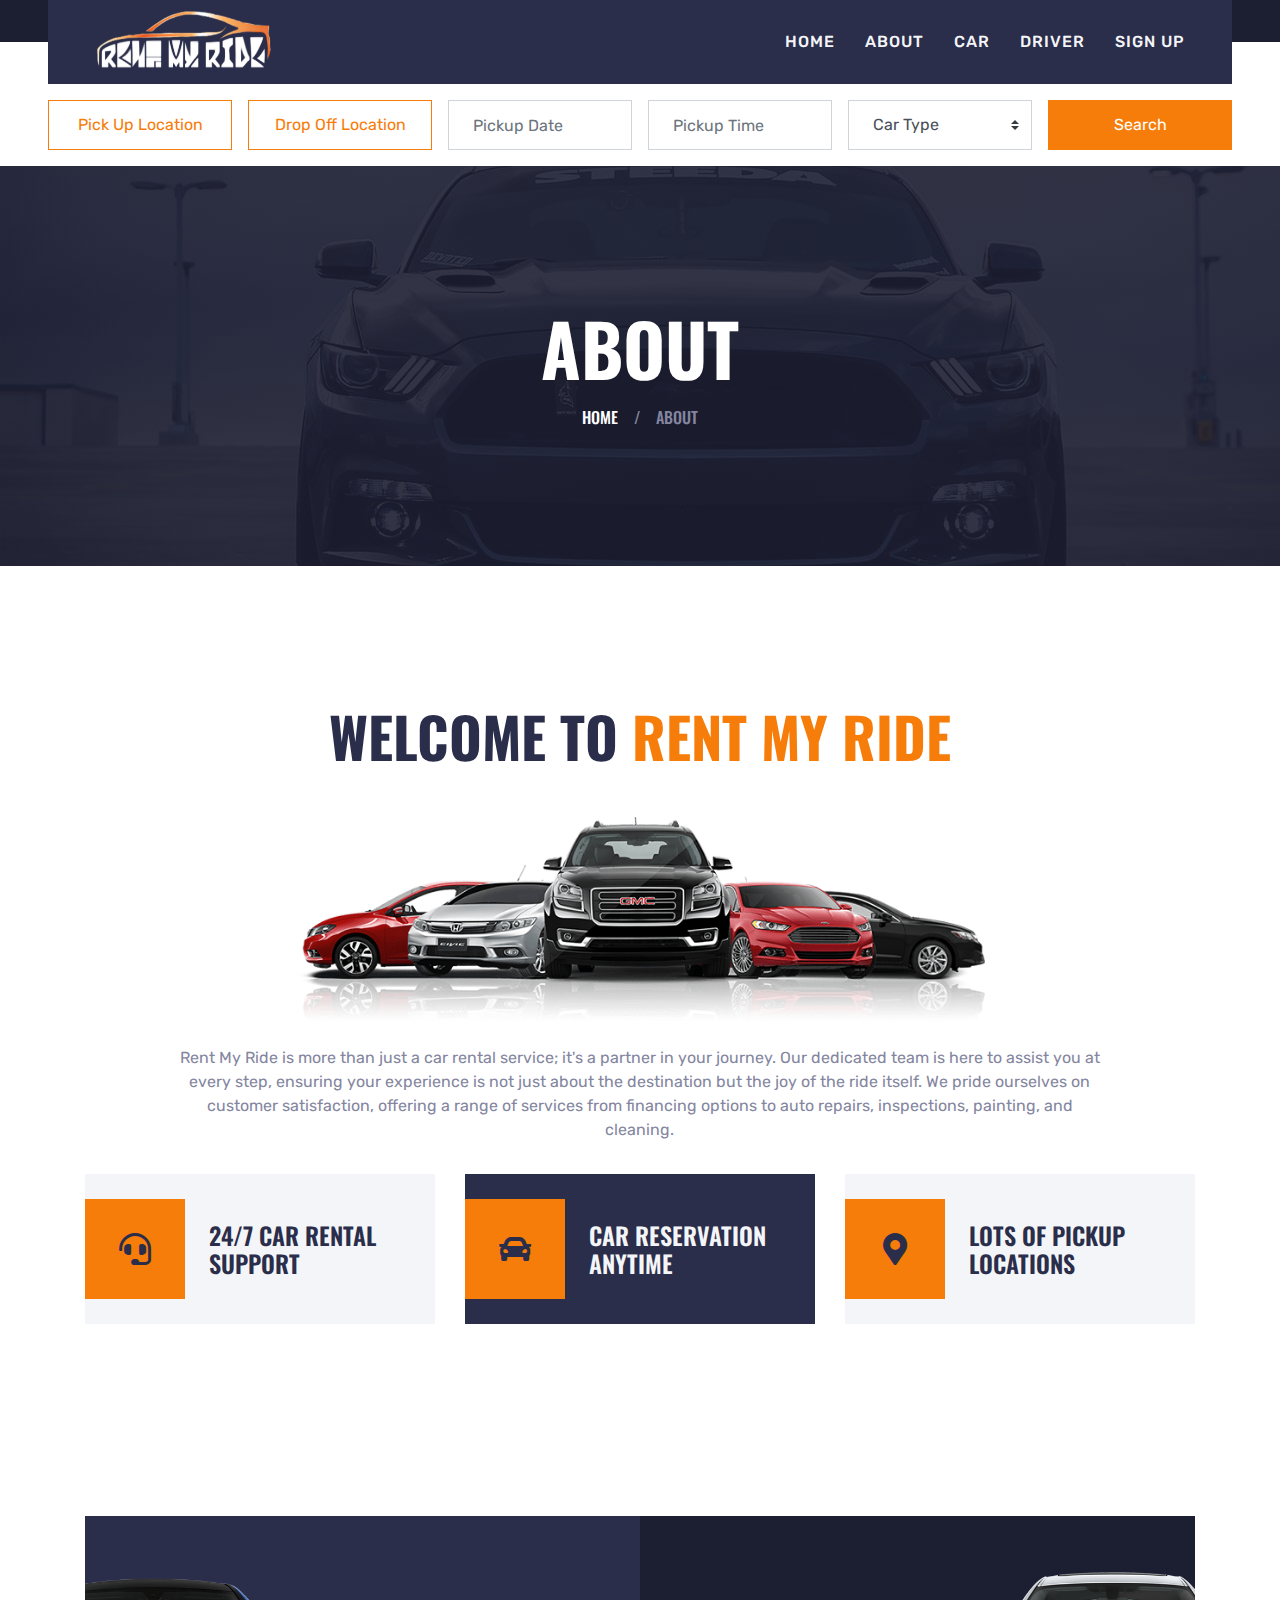
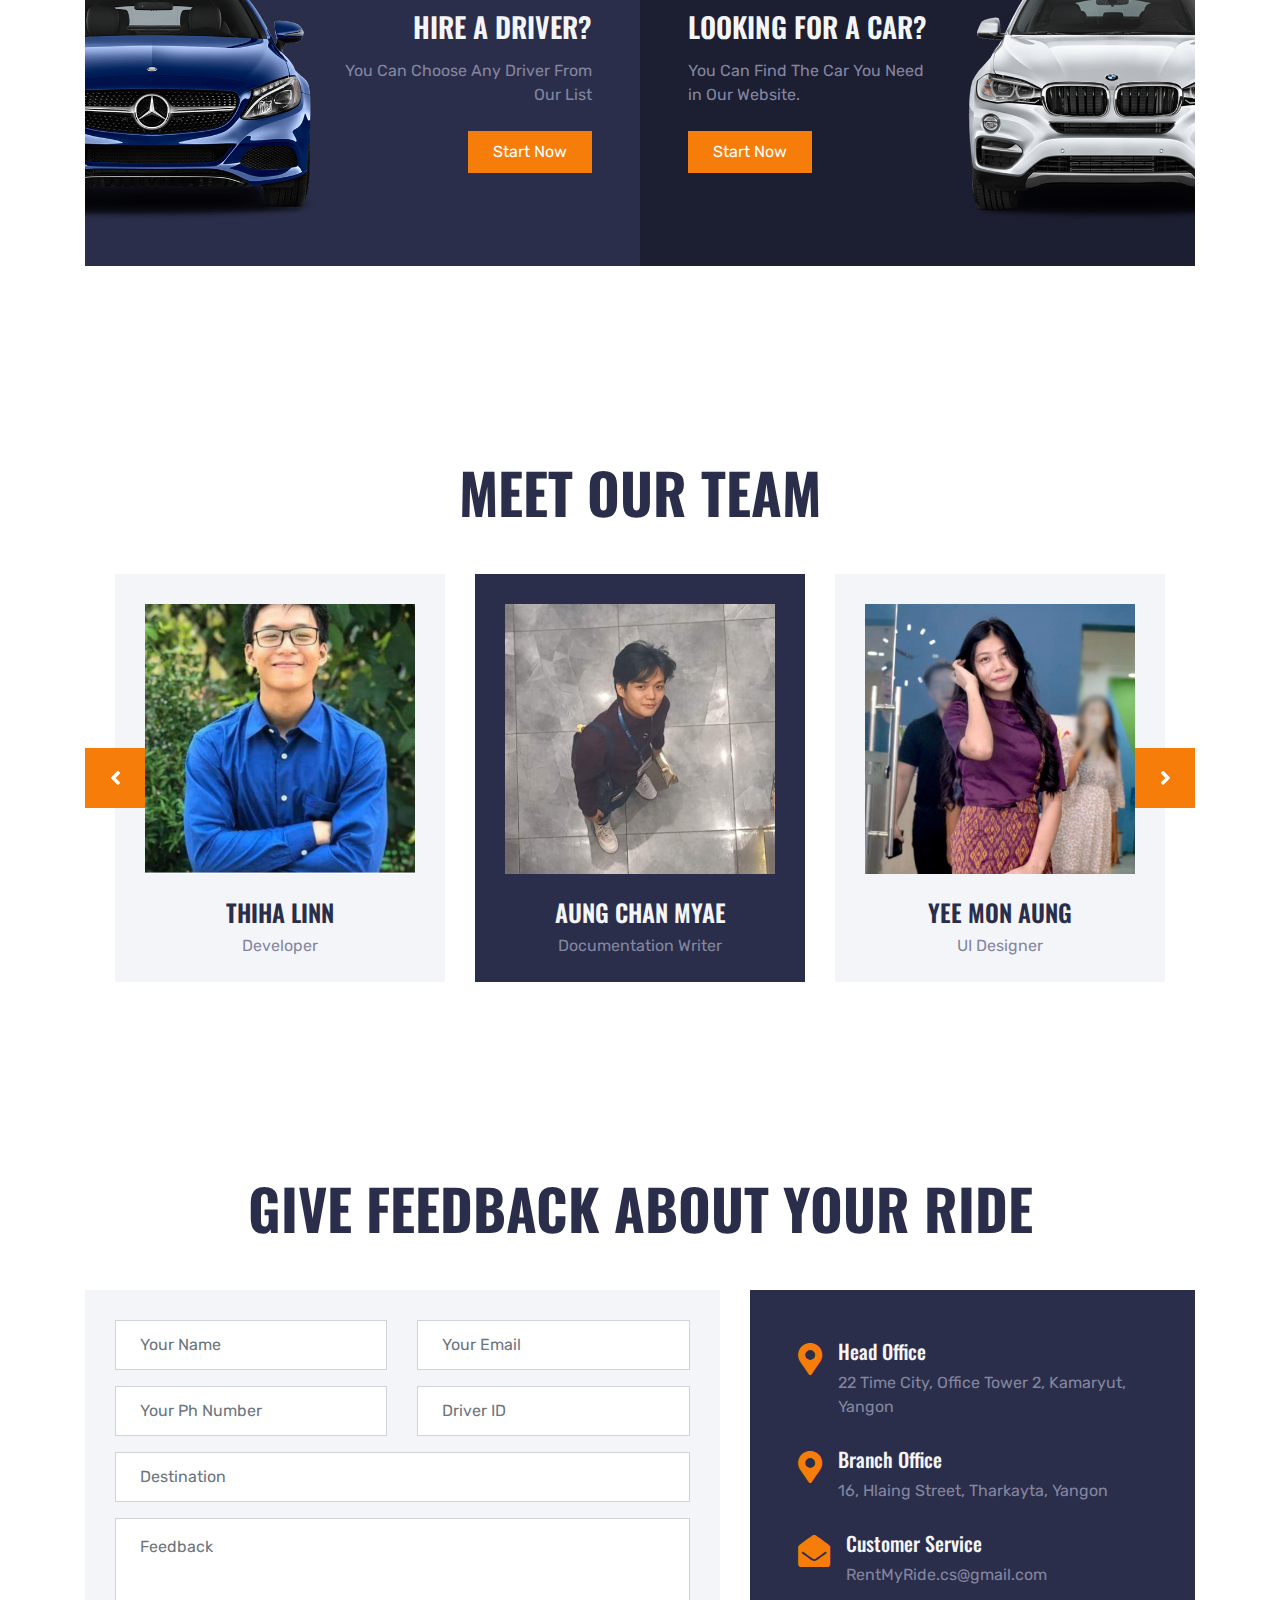
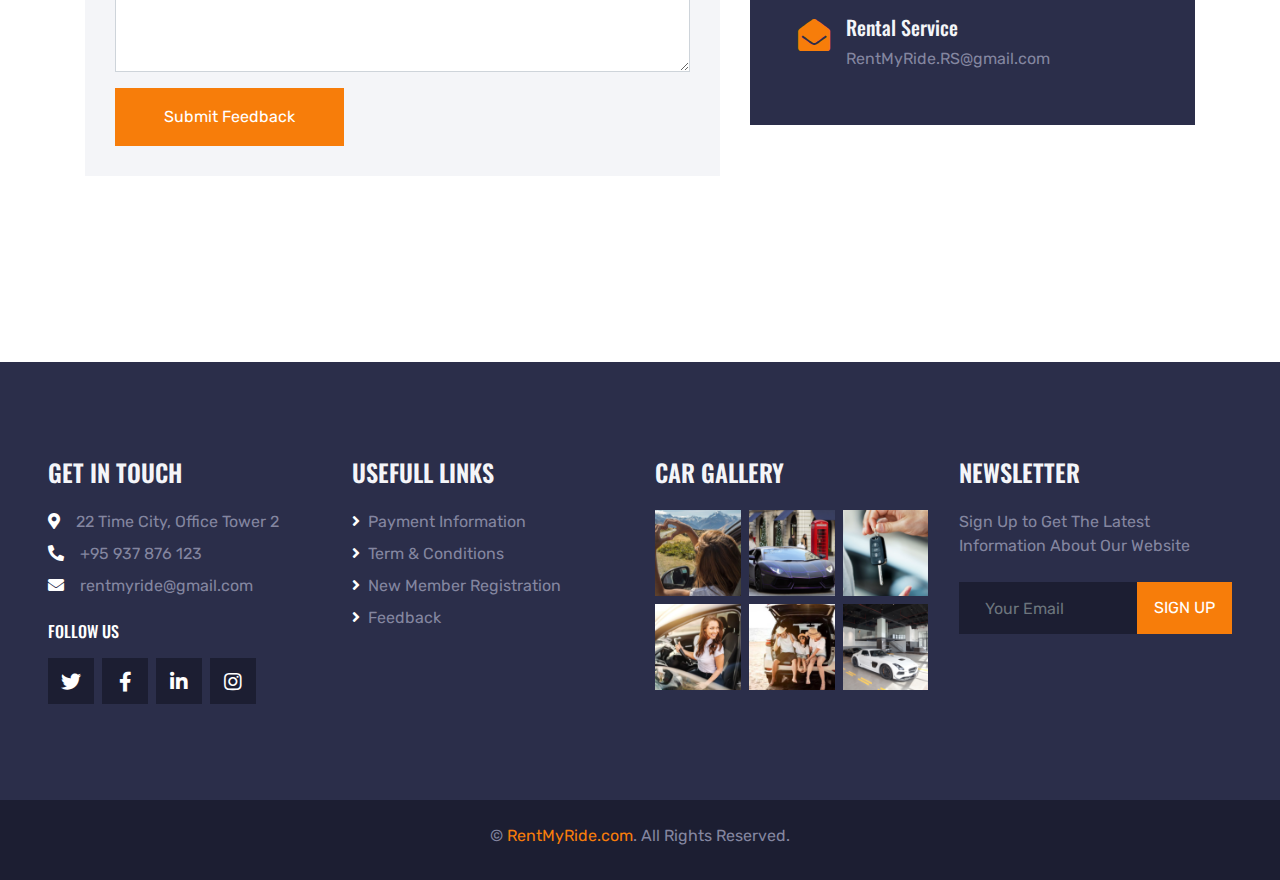
<file: about.html>
<!DOCTYPE html>
<html lang="en">
  <head>
    <meta charset="utf-8" />
    <title>About - Rent A Ride</title>
    <meta content="width=device-width, initial-scale=1.0" name="viewport" />
    <meta content="Free HTML Templates" name="keywords" />
    <meta content="Free HTML Templates" name="description" />

    <!-- Favicon -->
    <link href="img/favicon.ico" rel="icon" />

    <!-- Google Web Fonts -->
    <link rel="preconnect" href="https://fonts.gstatic.com" />
    <link
      href="https://fonts.googleapis.com/css2?family=Oswald:wght@400;500;600;700&family=Rubik&display=swap"
      rel="stylesheet"
    />

    <!-- Font Awesome -->
    <link
      href="https://cdnjs.cloudflare.com/ajax/libs/font-awesome/5.15.0/css/all.min.css"
      rel="stylesheet"
    />

    <!-- Libraries Stylesheet -->
    <link href="lib/owlcarousel/assets/owl.carousel.min.css" rel="stylesheet" />
    <link
      href="lib/tempusdominus/css/tempusdominus-bootstrap-4.min.css"
      rel="stylesheet"
    />

    <!-- Customized Bootstrap Stylesheet -->
    <link href="css/bootstrap.min.css" rel="stylesheet" />

    <!-- Template Stylesheet -->
    <link href="css/style.css" rel="stylesheet" />
  </head>

  <body>
    <!-- Navbar Start -->
    <div class="container-fluid position-relative nav-bar p-0">
      <div class="position-relative px-lg-5" style="z-index: 9">
        <nav
          class="navbar navbar-expand-lg bg-secondary navbar-dark py-3 py-lg-0 pl-3 pl-lg-5"
        >
          <a href="index.html" class="navbar-brand">
            <img src="img/logo.png" alt="Rent-My-Ride" class="logo" />
          </a>
          <button
            type="button"
            class="navbar-toggler"
            data-toggle="collapse"
            data-target="#navbarCollapse"
          >
            <span class="navbar-toggler-icon"></span>
          </button>
          <div
            class="collapse navbar-collapse justify-content-between px-3"
            id="navbarCollapse"
          >
            <div class="navbar-nav ml-auto py-0">
              <a href="index.html" class="nav-item nav-link">Home</a>
              <a href="about.html" class="nav-item nav-link">About</a>
              <a href="car.html" class="nav-item nav-link">Car</a>
              <a href="driver-list.html" class="nav-item nav-link">Driver</a>
              <a href="signup.html" class="nav-item nav-link">Sign Up</a>
            </div>
          </div>
        </nav>
      </div>
    </div>
    <!-- Navbar End -->

    <!-- Search Start -->
    <div class="container-fluid bg-white pt-3 px-lg-5">
      <div class="row mx-n2">
        <div class="col-xl-2 col-lg-4 col-md-6 px-2">
          <div class="form-group">
            <label for="pickupLocation" class="sr-only">Pickup Location</label>
            <button
              class="btn btn-sec btn-block mb-3"
              style="height: 50px"
              onclick="showMapOverlay()"
            >
              Pick Up Location
            </button>
          </div>
        </div>
        <div class="col-xl-2 col-lg-4 col-md-6 px-2">
          <button
            class="btn btn-sec btn-block mb-3"
            style="height: 50px"
            onclick="showMapOverlay()"
          >
            Drop Off Location
          </button>
        </div>
        <div class="col-xl-2 col-lg-4 col-md-6 px-2">
          <div class="date mb-3" id="date" data-target-input="nearest">
            <input
              type="text"
              class="form-control p-4 datetimepicker-input"
              placeholder="Pickup Date"
              data-target="#date"
              data-toggle="datetimepicker"
            />
          </div>
        </div>
        <div class="col-xl-2 col-lg-4 col-md-6 px-2">
          <div class="time mb-3" id="time" data-target-input="nearest">
            <input
              type="text"
              class="form-control p-4 datetimepicker-input"
              placeholder="Pickup Time"
              data-target="#time"
              data-toggle="datetimepicker"
            />
          </div>
        </div>
        <div class="col-xl-2 col-lg-4 col-md-6 px-2">
          <select class="custom-select px-4 mb-3" style="height: 50px">
            <option selected>Car Type</option>
            <option value="1">Segan</option>
            <option value="2">Van</option>
            <option value="3">Mini Truck</option>
          </select>
        </div>
        <div class="col-xl-2 col-lg-4 col-md-6 px-2">
          <a href="car.html"
            ><button
              class="btn btn-primary btn-block mb-3"
              type="submit"
              style="height: 50px"
            >
              Search
            </button></a
          >
        </div>
      </div>
    </div>
    <!-- Search End -->

    <!-- Page Header Start -->
    <div class="container-fluid page-header">
      <h1 class="display-3 text-uppercase text-white mb-3">About</h1>
      <div class="d-inline-flex text-white">
        <h6 class="text-uppercase m-0">
          <a class="text-white" href="">Home</a>
        </h6>
        <h6 class="text-body m-0 px-3">/</h6>
        <h6 class="text-uppercase text-body m-0">About</h6>
      </div>
    </div>
    <!-- Page Header Start -->

    <!-- About Start -->
    <div class="container-fluid py-5">
      <div class="container pt-5 pb-3">
        <h1 class="display-4 text-uppercase text-center mb-5">
          Welcome To <span class="text-primary">Rent My Ride</span>
        </h1>
        <div class="row justify-content-center">
          <div class="col-lg-10 text-center">
            <img class="w-75 mb-4" src="img/about.png" alt="" />
            <p>
              Rent My Ride is more than just a car rental service; it's a
              partner in your journey. Our dedicated team is here to assist you
              at every step, ensuring your experience is not just about the
              destination but the joy of the ride itself. We pride ourselves on
              customer satisfaction, offering a range of services from financing
              options to auto repairs, inspections, painting, and cleaning.
            </p>
          </div>
        </div>
        <div class="row mt-3">
          <div class="col-lg-4 mb-2">
            <div
              class="d-flex align-items-center bg-light p-4 mb-4"
              style="height: 150px"
            >
              <div
                class="d-flex align-items-center justify-content-center flex-shrink-0 bg-primary ml-n4 mr-4"
                style="width: 100px; height: 100px"
              >
                <i class="fa fa-2x fa-headset text-secondary"></i>
              </div>
              <h4 class="text-uppercase m-0">24/7 Car Rental Support</h4>
            </div>
          </div>
          <div class="col-lg-4 mb-2">
            <div
              class="d-flex align-items-center bg-secondary p-4 mb-4"
              style="height: 150px"
            >
              <div
                class="d-flex align-items-center justify-content-center flex-shrink-0 bg-primary ml-n4 mr-4"
                style="width: 100px; height: 100px"
              >
                <i class="fa fa-2x fa-car text-secondary"></i>
              </div>
              <h4 class="text-light text-uppercase m-0">
                Car Reservation Anytime
              </h4>
            </div>
          </div>
          <div class="col-lg-4 mb-2">
            <div
              class="d-flex align-items-center bg-light p-4 mb-4"
              style="height: 150px"
            >
              <div
                class="d-flex align-items-center justify-content-center flex-shrink-0 bg-primary ml-n4 mr-4"
                style="width: 100px; height: 100px"
              >
                <i class="fa fa-2x fa-map-marker-alt text-secondary"></i>
              </div>
              <h4 class="text-uppercase m-0">Lots Of Pickup Locations</h4>
            </div>
          </div>
        </div>
      </div>
    </div>
    <!-- About End -->

    <!-- Banner Start -->
    <div class="container-fluid py-5">
      <div class="container py-5">
        <div class="row mx-0">
          <div class="col-lg-6 px-0">
            <div
              class="px-5 bg-secondary d-flex align-items-center justify-content-between"
              style="height: 350px"
            >
              <img
                class="img-fluid flex-shrink-0 ml-n5 w-50 mr-4"
                src="img/banner-left.png"
                alt=""
              />
              <div class="text-right">
                <h3 class="text-uppercase text-light mb-3">Hire A driver?</h3>
                <p class="mb-4">You Can Choose Any Driver From Our List</p>
                <a class="btn btn-primary py-2 px-4" href="driver-list.html"
                  >Start Now</a
                >
              </div>
            </div>
          </div>
          <div class="col-lg-6 px-0">
            <div
              class="px-5 bg-dark d-flex align-items-center justify-content-between"
              style="height: 350px"
            >
              <div class="text-left">
                <h3 class="text-uppercase text-light mb-3">
                  Looking for a car?
                </h3>
                <p class="mb-4">
                  You Can Find The Car You Need in Our Website.
                </p>
                <a class="btn btn-primary py-2 px-4" href="car.html"
                  >Start Now</a
                >
              </div>
              <img
                class="img-fluid flex-shrink-0 mr-n5 w-50 ml-4"
                src="img/banner-right.png"
                alt=""
              />
            </div>
          </div>
        </div>
      </div>
    </div>
    <!-- Banner End -->

    <!-- Vendor Start -->
    <!-- <div class="container-fluid py-5">
      <div class="container py-5">
        <div class="owl-carousel vendor-carousel">
          <div class="bg-light p-4">
            <img src="img/vendor-1.png" alt="" />
          </div>
          <div class="bg-light p-4">
            <img src="img/vendor-2.png" alt="" />
          </div>
          <div class="bg-light p-4">
            <img src="img/vendor-3.png" alt="" />
          </div>
          <div class="bg-light p-4">
            <img src="img/vendor-4.png" alt="" />
          </div>
          <div class="bg-light p-4">
            <img src="img/vendor-5.png" alt="" />
          </div>
          <div class="bg-light p-4">
            <img src="img/vendor-6.png" alt="" />
          </div>
          <div class="bg-light p-4">
            <img src="img/vendor-7.png" alt="" />
          </div>
          <div class="bg-light p-4">
            <img src="img/vendor-8.png" alt="" />
          </div>
        </div>
      </div>
    </div> -->
    <!-- Vendor End -->

    <!-- Team Start -->
    <div class="container-fluid py-5">
      <div class="container py-5">
        <h1 class="display-4 text-uppercase text-center mb-5">Meet Our Team</h1>
        <div
          class="owl-carousel team-carousel position-relative"
          style="padding: 0 30px"
        >
          <div class="team-item">
            <img class="img-fluid w-100" src="img/team1.png" alt="" />
            <div class="position-relative py-4">
              <h4 class="text-uppercase">Aung Chan Myae</h4>
              <p class="m-0">Documentation Writer</p>
              <div
                class="team-social position-absolute w-100 h-100 d-flex align-items-center justify-content-center"
              >
                <a class="btn btn-lg btn-primary btn-lg-square mx-1" href="#"
                  ><i class="fab fa-twitter"></i
                ></a>
                <a class="btn btn-lg btn-primary btn-lg-square mx-1" href="#"
                  ><i class="fab fa-facebook-f"></i
                ></a>
                <a class="btn btn-lg btn-primary btn-lg-square mx-1" href="#"
                  ><i class="fab fa-linkedin-in"></i
                ></a>
              </div>
            </div>
          </div>
          <div class="team-item">
            <img class="img-fluid w-100" src="img/team2.png" alt="" />
            <div class="position-relative py-4">
              <h4 class="text-uppercase">Yee Mon Aung</h4>
              <p class="m-0">UI Designer</p>
              <div
                class="team-social position-absolute w-100 h-100 d-flex align-items-center justify-content-center"
              >
                <a class="btn btn-lg btn-primary btn-lg-square mx-1" href="#"
                  ><i class="fab fa-twitter"></i
                ></a>
                <a class="btn btn-lg btn-primary btn-lg-square mx-1" href="#"
                  ><i class="fab fa-facebook-f"></i
                ></a>
                <a class="btn btn-lg btn-primary btn-lg-square mx-1" href="#"
                  ><i class="fab fa-linkedin-in"></i
                ></a>
              </div>
            </div>
          </div>
          <div class="team-item">
            <img class="img-fluid w-100" src="img/team3.png" alt="" />
            <div class="position-relative py-4">
              <h4 class="text-uppercase">Pan Thu</h4>
              <p class="m-0">Programmer</p>
              <div
                class="team-social position-absolute w-100 h-100 d-flex align-items-center justify-content-center"
              >
                <a class="btn btn-lg btn-primary btn-lg-square mx-1" href="#"
                  ><i class="fab fa-twitter"></i
                ></a>
                <a class="btn btn-lg btn-primary btn-lg-square mx-1" href="#"
                  ><i class="fab fa-facebook-f"></i
                ></a>
                <a class="btn btn-lg btn-primary btn-lg-square mx-1" href="#"
                  ><i class="fab fa-linkedin-in"></i
                ></a>
              </div>
            </div>
          </div>
          <div class="team-item">
            <img class="img-fluid w-100" src="img/team5.png" alt="" />
            <div class="position-relative py-4">
              <h4 class="text-uppercase">Kaung Myat Han</h4>
              <p class="m-0">Resource Allocator</p>
              <div
                class="team-social position-absolute w-100 h-100 d-flex align-items-center justify-content-center"
              >
                <a class="btn btn-lg btn-primary btn-lg-square mx-1" href="#"
                  ><i class="fab fa-twitter"></i
                ></a>
                <a class="btn btn-lg btn-primary btn-lg-square mx-1" href="#"
                  ><i class="fab fa-facebook-f"></i
                ></a>
                <a class="btn btn-lg btn-primary btn-lg-square mx-1" href="#"
                  ><i class="fab fa-linkedin-in"></i
                ></a>
              </div>
            </div>
          </div>
          <div class="team-item">
            <img class="img-fluid w-100" src="img/team4.png" alt="" />
            <div class="position-relative py-4">
              <h4 class="text-uppercase">Thiha Linn</h4>
              <p class="m-0">Developer</p>
              <div
                class="team-social position-absolute w-100 h-100 d-flex align-items-center justify-content-center"
              >
                <a class="btn btn-lg btn-primary btn-lg-square mx-1" href="#"
                  ><i class="fab fa-twitter"></i
                ></a>
                <a class="btn btn-lg btn-primary btn-lg-square mx-1" href="#"
                  ><i class="fab fa-facebook-f"></i
                ></a>
                <a class="btn btn-lg btn-primary btn-lg-square mx-1" href="#"
                  ><i class="fab fa-linkedin-in"></i
                ></a>
              </div>
            </div>
          </div>
        </div>
      </div>
    </div>
    <!-- Team End -->

    <!-- Contact Start -->
    <div class="container-fluid py-5">
      <div class="container pt-5 pb-3">
        <h1 class="display-4 text-uppercase text-center mb-5">
          Give Feedback About Your Ride
        </h1>
        <div class="row">
          <div class="col-lg-7 mb-2">
            <div class="contact-form bg-light mb-4" style="padding: 30px">
              <form>
                <div class="row">
                  <div class="col-6 form-group">
                    <input
                      type="text"
                      class="form-control p-4"
                      placeholder="Your Name"
                      required="required"
                    />
                  </div>
                  <div class="col-6 form-group">
                    <input
                      type="email"
                      class="form-control p-4"
                      placeholder="Your Email"
                      required="required"
                    />
                  </div>
                </div>
                <div class="row">
                  <div class="col-6 form-group">
                    <input
                      type="number"
                      class="form-control p-4"
                      placeholder="Your Ph Number"
                      required="required"
                    />
                  </div>
                  <div class="col-6 form-group">
                    <input
                      type="text"
                      class="form-control p-4"
                      placeholder="Driver ID"
                      required="required"
                    />
                  </div>
                </div>
                <div class="form-group">
                  <input
                    type="text"
                    class="form-control p-4"
                    placeholder="Destination"
                    required="required"
                  />
                </div>
                <div class="form-group">
                  <textarea
                    class="form-control py-3 px-4"
                    rows="5"
                    placeholder="Feedback"
                    required="required"
                  ></textarea>
                </div>
                <div>
                  <button class="btn btn-primary py-3 px-5" type="submit">
                    Submit Feedback
                  </button>
                </div>
              </form>
            </div>
          </div>
          <div class="col-lg-5 mb-2">
            <div
              class="bg-secondary d-flex flex-column justify-content-center px-5 mb-4"
              style="height: 435px"
            >
              <div class="d-flex mb-3">
                <i
                  class="fa fa-2x fa-map-marker-alt text-primary flex-shrink-0 mr-3"
                ></i>
                <div class="mt-n1">
                  <h5 class="text-light">Head Office</h5>
                  <p>22 Time City, Office Tower 2, Kamaryut, Yangon</p>
                </div>
              </div>
              <div class="d-flex mb-3">
                <i
                  class="fa fa-2x fa-map-marker-alt text-primary flex-shrink-0 mr-3"
                ></i>
                <div class="mt-n1">
                  <h5 class="text-light">Branch Office</h5>
                  <p>16, Hlaing Street, Tharkayta, Yangon</p>
                </div>
              </div>
              <div class="d-flex mb-3">
                <i
                  class="fa fa-2x fa-envelope-open text-primary flex-shrink-0 mr-3"
                ></i>
                <div class="mt-n1">
                  <h5 class="text-light">Customer Service</h5>
                  <p>RentMyRide.cs@gmail.com</p>
                </div>
              </div>
              <div class="d-flex">
                <i
                  class="fa fa-2x fa-envelope-open text-primary flex-shrink-0 mr-3"
                ></i>
                <div class="mt-n1">
                  <h5 class="text-light">Rental Service</h5>
                  <p class="m-0">RentMyRide.RS@gmail.com</p>
                </div>
              </div>
            </div>
          </div>
        </div>
      </div>
    </div>
    <!-- Contact End -->

    <!-- Footer Start -->
    <div
      class="container-fluid bg-secondary py-5 px-sm-3 px-md-5"
      style="margin-top: 90px"
    >
      <div class="row pt-5">
        <div class="col-lg-3 col-md-6 mb-5">
          <h4 class="text-uppercase text-light mb-4">Get In Touch</h4>
          <p class="mb-2">
            <i class="fa fa-map-marker-alt text-white mr-3"></i>22 Time City,
            Office Tower 2
          </p>
          <p class="mb-2">
            <i class="fa fa-phone-alt text-white mr-3"></i>+95 937 876 123
          </p>
          <p>
            <i class="fa fa-envelope text-white mr-3"></i>rentmyride@gmail.com
          </p>
          <h6 class="text-uppercase text-white py-2">Follow Us</h6>
          <div class="d-flex justify-content-start">
            <a
              class="btn btn-lg btn-dark btn-lg-square mr-2"
              href="www.twitter.com"
              ><i class="fab fa-twitter"></i
            ></a>
            <a
              class="btn btn-lg btn-dark btn-lg-square mr-2"
              href="www.facebook.com"
              ><i class="fab fa-facebook-f"></i
            ></a>
            <a
              class="btn btn-lg btn-dark btn-lg-square mr-2"
              href="www.linkedin.com"
              ><i class="fab fa-linkedin-in"></i
            ></a>
            <a
              class="btn btn-lg btn-dark btn-lg-square"
              href="www.instagram.com"
              ><i class="fab fa-instagram"></i
            ></a>
          </div>
        </div>
        <div class="col-lg-3 col-md-6 mb-5">
          <h4 class="text-uppercase text-light mb-4">Usefull Links</h4>
          <div class="d-flex flex-column justify-content-start">
            <a class="text-body mb-2" href="car.html"
              ><i class="fa fa-angle-right text-white mr-2"></i>Payment
              Information</a
            >
            <a class="text-body mb-2" href="about.html"
              ><i class="fa fa-angle-right text-white mr-2"></i>Term &
              Conditions</a
            >
            <a class="text-body mb-2" href="signup.html"
              ><i class="fa fa-angle-right text-white mr-2"></i>New Member
              Registration</a
            >
            <a class="text-body mb-2" href="about.html"
              ><i class="fa fa-angle-right text-white mr-2"></i>Feedback</a
            >
          </div>
        </div>
        <div class="col-lg-3 col-md-6 mb-5">
          <h4 class="text-uppercase text-light mb-4">Car Gallery</h4>
          <div class="row mx-n1">
            <div class="col-4 px-1 mb-2">
              <a href=""
                ><img class="w-100" src="img/galllery1.png" alt=""
              /></a>
            </div>
            <div class="col-4 px-1 mb-2">
              <a href=""
                ><img class="w-100" src="img/galllery2.png" alt=""
              /></a>
            </div>
            <div class="col-4 px-1 mb-2">
              <a href=""
                ><img class="w-100" src="img/galllery3.png" alt=""
              /></a>
            </div>
            <div class="col-4 px-1 mb-2">
              <a href=""
                ><img class="w-100" src="img/galllery4.png" alt=""
              /></a>
            </div>
            <div class="col-4 px-1 mb-2">
              <a href=""
                ><img class="w-100" src="img/galllery5.png" alt=""
              /></a>
            </div>
            <div class="col-4 px-1 mb-2">
              <a href=""
                ><img class="w-100" src="img/galllery6.png" alt=""
              /></a>
            </div>
          </div>
        </div>
        <div class="col-lg-3 col-md-6 mb-5">
          <h4 class="text-uppercase text-light mb-4">Newsletter</h4>
          <p class="mb-4">
            Sign Up to Get The Latest Information About Our Website
          </p>
          <div class="w-100 mb-3">
            <div class="input-group">
              <input
                type="text"
                class="form-control bg-dark border-dark"
                style="padding: 25px"
                placeholder="Your Email"
              />
              <div class="input-group-append">
                <button class="btn btn-primary text-uppercase px-3">
                  Sign Up
                </button>
              </div>
            </div>
          </div>
        </div>
      </div>
    </div>
    <div class="container-fluid bg-dark py-4 px-sm-3 px-md-5">
      <p class="mb-2 text-center text-body">
        &copy; <a href="#">RentMyRide.com</a>. All Rights Reserved.
      </p>

      <!--/*** This template is free as long as you keep the footer author’s credit link/attribution link/backlink. If you'd like to use the template without the footer author’s credit link/attribution link/backlink, you can purchase the Credit Removal License from "https://htmlcodex.com/credit-removal". Thank you for your support. ***/-->
      <!-- <p class="m-0 text-center text-body">
       Designed by <a href="https://htmlcodex.com">HTML Codex</a>
     </p> -->
    </div>
    <!-- Footer End -->

    <!-- Back to Top -->
    <a href="#" class="btn btn-lg btn-primary btn-lg-square back-to-top"
      ><i class="fa fa-angle-double-up"></i
    ></a>

    <div id="mapOverlay">
      <div id="closeButton" onclick="closeMapOverlay()">CLOSE</div>
      <div id="map">
        <iframe
          src="https://www.google.com/maps/embed?pb=!1m18!1m12!1m3!1d3819.2011621005954!2d96.12605341166751!3d16.816373718935182!2m3!1f0!2f0!3f0!3m2!1i1024!2i768!4f13.1!3m3!1m2!1s0x30c1eb34335a92f5%3A0xea3210d0410309d7!2sTimes%20City%20Yangon!5e0!3m2!1sen!2smm!4v1699553507435!5m2!1sen!2smm"
          width="100%"
          height="100%"
          style="border: 0"
          allowfullscreen=""
          loading="lazy"
          referrerpolicy="no-referrer-when-downgrade"
        ></iframe>
      </div>
    </div>

    <!-- JavaScript Libraries -->
    <script src="https://code.jquery.com/jquery-3.4.1.min.js"></script>
    <script src="https://stackpath.bootstrapcdn.com/bootstrap/4.4.1/js/bootstrap.bundle.min.js"></script>
    <script src="lib/easing/easing.min.js"></script>
    <script src="lib/waypoints/waypoints.min.js"></script>
    <script src="lib/owlcarousel/owl.carousel.min.js"></script>
    <script src="lib/tempusdominus/js/moment.min.js"></script>
    <script src="lib/tempusdominus/js/moment-timezone.min.js"></script>
    <script src="lib/tempusdominus/js/tempusdominus-bootstrap-4.min.js"></script>

    <!-- Template Javascript -->
    <script src="js/main.js"></script>
  </body>
</html>
</file>
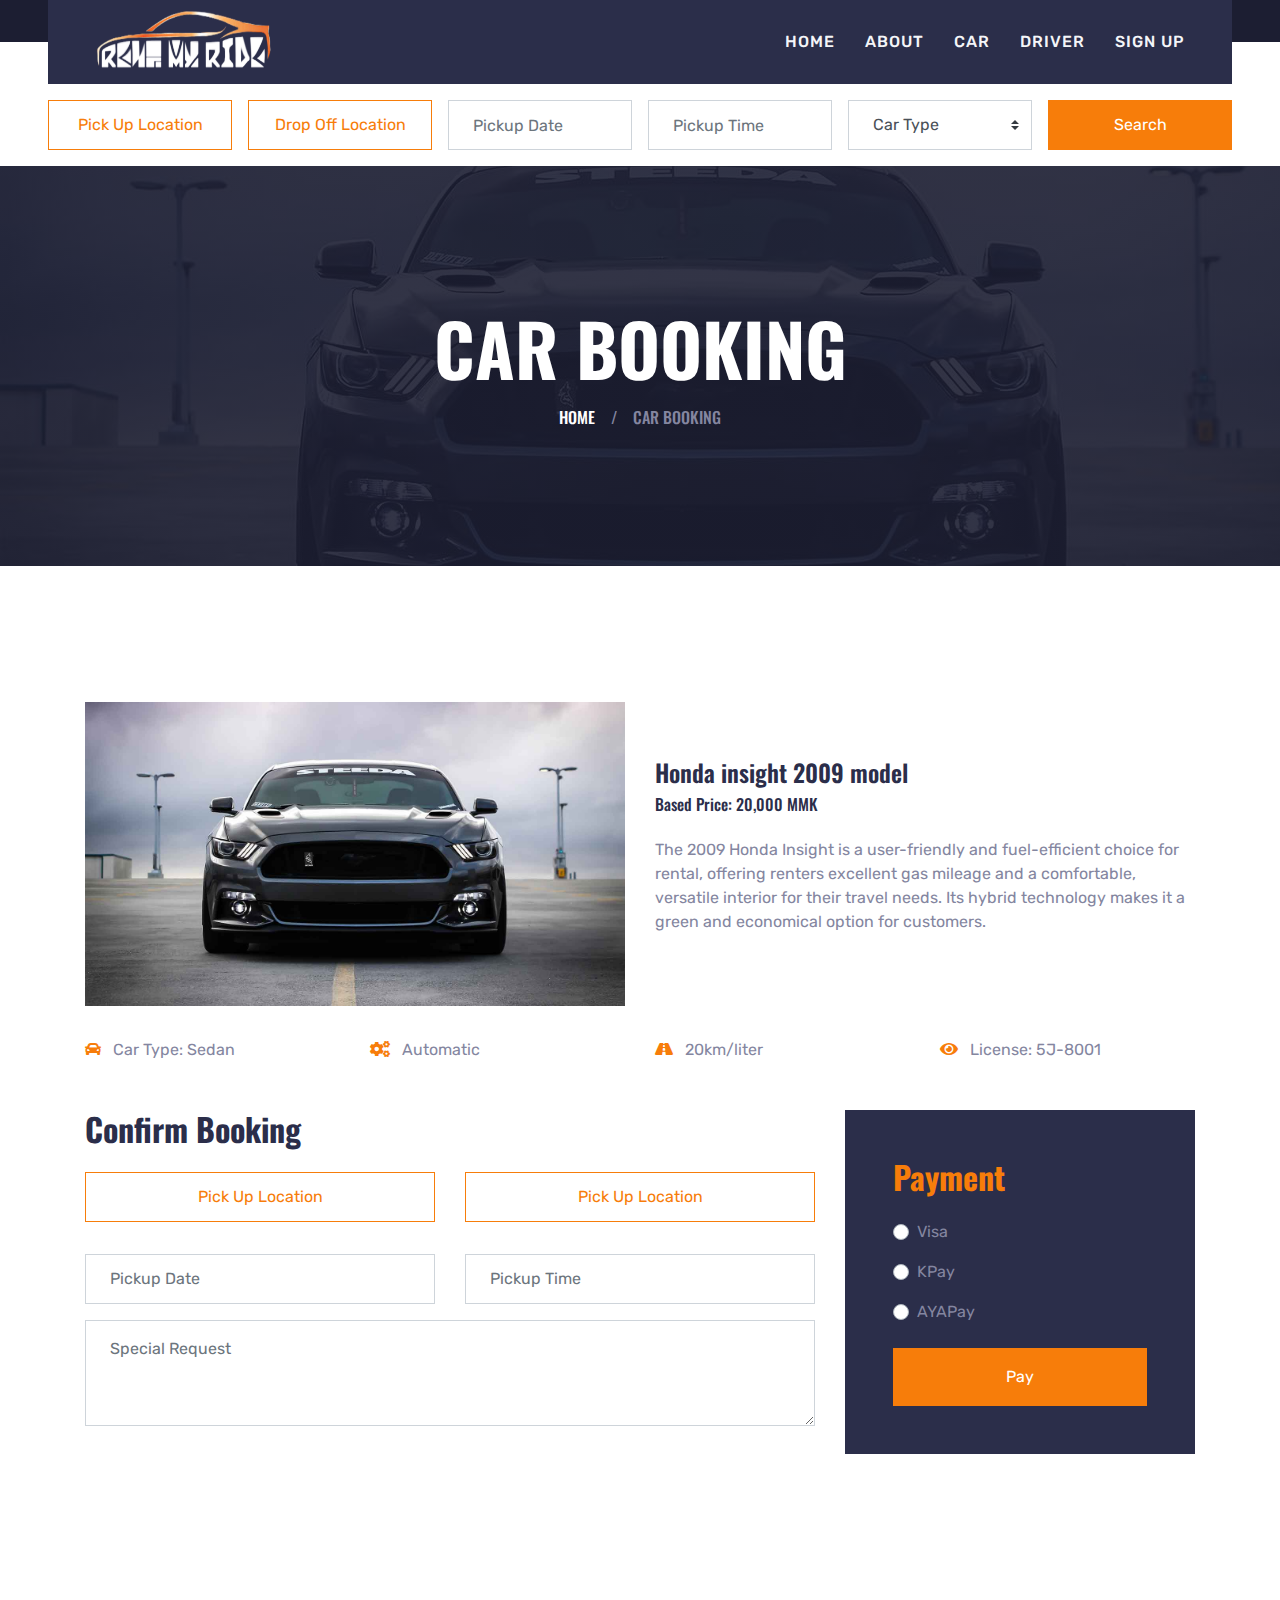
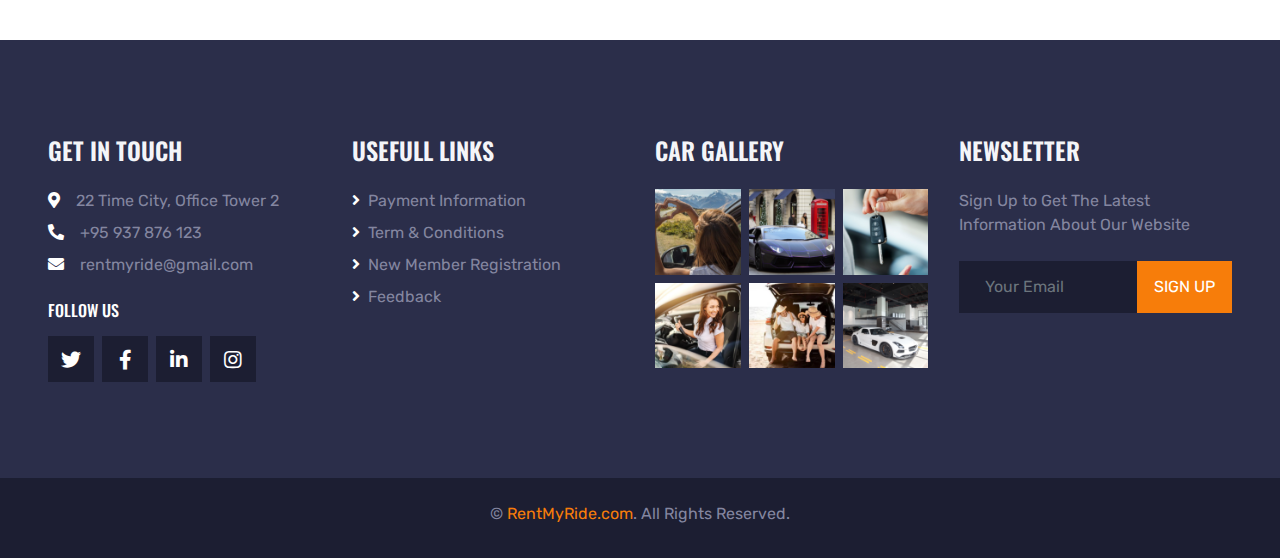
<file: booking.html>
<!DOCTYPE html>
<html lang="en">
  <head>
    <meta charset="utf-8" />
    <title>Booking - Rent A Ride</title>
    <meta content="width=device-width, initial-scale=1.0" name="viewport" />
    <meta content="Free HTML Templates" name="keywords" />
    <meta content="Free HTML Templates" name="description" />

    <!-- Favicon -->
    <link href="img/favicon.ico" rel="icon" />

    <!-- Google Web Fonts -->
    <link rel="preconnect" href="https://fonts.gstatic.com" />
    <link
      href="https://fonts.googleapis.com/css2?family=Oswald:wght@400;500;600;700&family=Rubik&display=swap"
      rel="stylesheet"
    />

    <!-- Font Awesome -->
    <link
      href="https://cdnjs.cloudflare.com/ajax/libs/font-awesome/5.15.0/css/all.min.css"
      rel="stylesheet"
    />

    <!-- Libraries Stylesheet -->
    <link href="lib/owlcarousel/assets/owl.carousel.min.css" rel="stylesheet" />
    <link
      href="lib/tempusdominus/css/tempusdominus-bootstrap-4.min.css"
      rel="stylesheet"
    />

    <!-- Customized Bootstrap Stylesheet -->
    <link href="css/bootstrap.min.css" rel="stylesheet" />

    <!-- Template Stylesheet -->
    <link href="css/style.css" rel="stylesheet" />
  </head>

  <body>
    <!-- Navbar Start -->
    <div class="container-fluid position-relative nav-bar p-0">
      <div class="position-relative px-lg-5" style="z-index: 9">
        <nav
          class="navbar navbar-expand-lg bg-secondary navbar-dark py-3 py-lg-0 pl-3 pl-lg-5"
        >
          <a href="index.html" class="navbar-brand">
            <img src="img/logo.png" alt="Rent-My-Ride" class="logo" />
          </a>
          <button
            type="button"
            class="navbar-toggler"
            data-toggle="collapse"
            data-target="#navbarCollapse"
          >
            <span class="navbar-toggler-icon"></span>
          </button>
          <div
            class="collapse navbar-collapse justify-content-between px-3"
            id="navbarCollapse"
          >
            <div class="navbar-nav ml-auto py-0">
              <a href="index.html" class="nav-item nav-link">Home</a>
              <a href="about.html" class="nav-item nav-link">About</a>
              <a href="car.html" class="nav-item nav-link">Car</a>
              <a href="driver-list.html" class="nav-item nav-link">Driver</a>
              <a href="signup.html" class="nav-item nav-link">Sign Up</a>
            </div>
          </div>
        </nav>
      </div>
    </div>
    <!-- Navbar End -->

    <!-- Search Start -->
    <div class="container-fluid bg-white pt-3 px-lg-5">
      <div class="row mx-n2">
        <div class="col-xl-2 col-lg-4 col-md-6 px-2">
          <div class="form-group">
            <label for="pickupLocation" class="sr-only">Pickup Location</label>
            <button
              class="btn btn-sec btn-block mb-3"
              style="height: 50px"
              onclick="showMapOverlay()"
            >
              Pick Up Location
            </button>
          </div>
        </div>
        <div class="col-xl-2 col-lg-4 col-md-6 px-2">
          <button
            class="btn btn-sec btn-block mb-3"
            style="height: 50px"
            onclick="showMapOverlay()"
          >
            Drop Off Location
          </button>
        </div>
        <div class="col-xl-2 col-lg-4 col-md-6 px-2">
          <div class="date mb-3" id="date" data-target-input="nearest">
            <input
              type="text"
              class="form-control p-4 datetimepicker-input"
              placeholder="Pickup Date"
              data-target="#date"
              data-toggle="datetimepicker"
            />
          </div>
        </div>
        <div class="col-xl-2 col-lg-4 col-md-6 px-2">
          <div class="time mb-3" id="time" data-target-input="nearest">
            <input
              type="text"
              class="form-control p-4 datetimepicker-input"
              placeholder="Pickup Time"
              data-target="#time"
              data-toggle="datetimepicker"
            />
          </div>
        </div>
        <div class="col-xl-2 col-lg-4 col-md-6 px-2">
          <select class="custom-select px-4 mb-3" style="height: 50px">
            <option selected>Car Type</option>
            <option value="1">Segan</option>
            <option value="2">Van</option>
            <option value="3">Mini Truck</option>
          </select>
        </div>
        <div class="col-xl-2 col-lg-4 col-md-6 px-2">
          <a href="car.html"
            ><button
              class="btn btn-primary btn-block mb-3"
              type="submit"
              style="height: 50px"
            >
              Search
            </button></a
          >
        </div>
      </div>
    </div>
    <!-- Search End -->

    <!-- Page Header Start -->
    <div class="container-fluid page-header">
      <h1 class="display-3 text-uppercase text-white mb-3">Car Booking</h1>
      <div class="d-inline-flex text-white">
        <h6 class="text-uppercase m-0">
          <a class="text-white" href="">Home</a>
        </h6>
        <h6 class="text-body m-0 px-3">/</h6>
        <h6 class="text-uppercase text-body m-0">Car Booking</h6>
      </div>
    </div>
    <!-- Page Header Start -->

    <!-- Detail Start -->
    <div class="container-fluid pt-5">
      <div class="container pt-5 pb-3">
        <div class="row align-items-center pb-2">
          <div class="col-lg-6 mb-4">
            <img class="img-fluid" src="img/bg-banner.jpg" alt="" />
          </div>
          <div class="col-lg-6 mb-4">
            <h4 class="mb-2">Honda insight 2009 model</h4>
            <div class="d-flex mb-3">
              <h6 class="mr-2">Based Price: 20,000 MMK</h6>
              <!-- <div
                class="d-flex align-items-center justify-content-center mb-1"
              >
                <small class="fa fa-star text-primary mr-1"></small>
                <small class="fa fa-star text-primary mr-1"></small>
                <small class="fa fa-star text-primary mr-1"></small>
                <small class="fa fa-star text-primary mr-1"></small>
                <small class="fa fa-star-half-alt text-primary mr-1"></small>
                <small>(250)</small>
              </div>  -->
            </div>
            <p>
              The 2009 Honda Insight is a user-friendly and fuel-efficient
              choice for rental, offering renters excellent gas mileage and a
              comfortable, versatile interior for their travel needs. Its hybrid
              technology makes it a green and economical option for customers.
            </p>
          </div>
        </div>
        <div class="row mt-n3 mt-lg-0 pb-4">
          <div class="col-md-3 col-6 mb-2">
            <i class="fa fa-car text-primary mr-2"></i>
            <span>Car Type: Sedan</span>
          </div>
          <div class="col-md-3 col-6 mb-2">
            <i class="fa fa-cogs text-primary mr-2"></i>
            <span>Automatic</span>
          </div>
          <div class="col-md-3 col-6 mb-2">
            <i class="fa fa-road text-primary mr-2"></i>
            <span>20km/liter</span>
          </div>
          <div class="col-md-3 col-6 mb-2">
            <i class="fa fa-eye text-primary mr-2"></i>
            <span>License: 5J-8001</span>
          </div>
        </div>
      </div>
    </div>
    <!-- Detail End -->

    <!-- Car Booking Start -->
    <div class="container-fluid pb-5">
      <div class="container">
        <div class="row">
          <div class="col-lg-8">
            <h2 class="mb-4">Confirm Booking</h2>
            <div class="mb-5">
              <div class="row">
                <div class="col-6 form-group">
                  <button
                    class="btn btn-sec btn-block mb-3"
                    style="height: 50px"
                    onclick="showMapOverlay()"
                  >
                    Pick Up Location
                  </button>
                </div>
                <div class="col-6 form-group">
                  <button
                    class="btn btn-sec btn-block mb-3"
                    style="height: 50px"
                    onclick="showMapOverlay()"
                  >
                    Pick Up Location
                  </button>
                </div>
              </div>
              <div class="row">
                <div class="col-6 form-group">
                  <div class="date" id="date2" data-target-input="nearest">
                    <input
                      type="text"
                      class="form-control p-4 datetimepicker-input"
                      placeholder="Pickup Date"
                      data-target="#date2"
                      data-toggle="datetimepicker"
                    />
                  </div>
                </div>
                <div class="col-6 form-group">
                  <div class="time" id="time2" data-target-input="nearest">
                    <input
                      type="text"
                      class="form-control p-4 datetimepicker-input"
                      placeholder="Pickup Time"
                      data-target="#time2"
                      data-toggle="datetimepicker"
                    />
                  </div>
                </div>
              </div>

              <div class="form-group">
                <textarea
                  class="form-control py-3 px-4"
                  rows="3"
                  placeholder="Special Request"
                  required="required"
                ></textarea>
              </div>
            </div>
          </div>
          <div class="col-lg-4">
            <div class="bg-secondary p-5 mb-5">
              <h2 class="text-primary mb-4">Payment</h2>
              <div class="form-group">
                <div class="custom-control custom-radio">
                  <input
                    type="radio"
                    class="custom-control-input"
                    name="payment"
                    id="paypal"
                  />
                  <label class="custom-control-label" for="paypal">Visa</label>
                </div>
              </div>
              <div class="form-group">
                <div class="custom-control custom-radio">
                  <input
                    type="radio"
                    class="custom-control-input"
                    name="payment"
                    id="directcheck"
                  />
                  <label class="custom-control-label" for="directcheck"
                    >KPay</label
                  >
                </div>
              </div>
              <div class="form-group mb-4">
                <div class="custom-control custom-radio">
                  <input
                    type="radio"
                    class="custom-control-input"
                    name="payment"
                    id="banktransfer"
                  />
                  <label class="custom-control-label" for="banktransfer"
                    >AYAPay</label
                  >
                </div>
              </div>
              <a href="payment.html">
                <button class="btn btn-block btn-primary py-3">Pay</button>
              </a>
            </div>
          </div>
        </div>
      </div>
    </div>
    <!-- Car Booking End -->

    <!-- Footer Start -->
    <div
      class="container-fluid bg-secondary py-5 px-sm-3 px-md-5"
      style="margin-top: 90px"
    >
      <div class="row pt-5">
        <div class="col-lg-3 col-md-6 mb-5">
          <h4 class="text-uppercase text-light mb-4">Get In Touch</h4>
          <p class="mb-2">
            <i class="fa fa-map-marker-alt text-white mr-3"></i>22 Time City,
            Office Tower 2
          </p>
          <p class="mb-2">
            <i class="fa fa-phone-alt text-white mr-3"></i>+95 937 876 123
          </p>
          <p>
            <i class="fa fa-envelope text-white mr-3"></i>rentmyride@gmail.com
          </p>
          <h6 class="text-uppercase text-white py-2">Follow Us</h6>
          <div class="d-flex justify-content-start">
            <a
              class="btn btn-lg btn-dark btn-lg-square mr-2"
              href="www.twitter.com"
              ><i class="fab fa-twitter"></i
            ></a>
            <a
              class="btn btn-lg btn-dark btn-lg-square mr-2"
              href="www.facebook.com"
              ><i class="fab fa-facebook-f"></i
            ></a>
            <a
              class="btn btn-lg btn-dark btn-lg-square mr-2"
              href="www.linkedin.com"
              ><i class="fab fa-linkedin-in"></i
            ></a>
            <a
              class="btn btn-lg btn-dark btn-lg-square"
              href="www.instagram.com"
              ><i class="fab fa-instagram"></i
            ></a>
          </div>
        </div>
        <div class="col-lg-3 col-md-6 mb-5">
          <h4 class="text-uppercase text-light mb-4">Usefull Links</h4>
          <div class="d-flex flex-column justify-content-start">
            <a class="text-body mb-2" href="car.html"
              ><i class="fa fa-angle-right text-white mr-2"></i>Payment
              Information</a
            >
            <a class="text-body mb-2" href="about.html"
              ><i class="fa fa-angle-right text-white mr-2"></i>Term &
              Conditions</a
            >
            <a class="text-body mb-2" href="signup.html"
              ><i class="fa fa-angle-right text-white mr-2"></i>New Member
              Registration</a
            >
            <a class="text-body mb-2" href="about.html"
              ><i class="fa fa-angle-right text-white mr-2"></i>Feedback</a
            >
          </div>
        </div>
        <div class="col-lg-3 col-md-6 mb-5">
          <h4 class="text-uppercase text-light mb-4">Car Gallery</h4>
          <div class="row mx-n1">
            <div class="col-4 px-1 mb-2">
              <a href=""
                ><img class="w-100" src="img/galllery1.png" alt=""
              /></a>
            </div>
            <div class="col-4 px-1 mb-2">
              <a href=""
                ><img class="w-100" src="img/galllery2.png" alt=""
              /></a>
            </div>
            <div class="col-4 px-1 mb-2">
              <a href=""
                ><img class="w-100" src="img/galllery3.png" alt=""
              /></a>
            </div>
            <div class="col-4 px-1 mb-2">
              <a href=""
                ><img class="w-100" src="img/galllery4.png" alt=""
              /></a>
            </div>
            <div class="col-4 px-1 mb-2">
              <a href=""
                ><img class="w-100" src="img/galllery5.png" alt=""
              /></a>
            </div>
            <div class="col-4 px-1 mb-2">
              <a href=""
                ><img class="w-100" src="img/galllery6.png" alt=""
              /></a>
            </div>
          </div>
        </div>
        <div class="col-lg-3 col-md-6 mb-5">
          <h4 class="text-uppercase text-light mb-4">Newsletter</h4>
          <p class="mb-4">
            Sign Up to Get The Latest Information About Our Website
          </p>
          <div class="w-100 mb-3">
            <div class="input-group">
              <input
                type="text"
                class="form-control bg-dark border-dark"
                style="padding: 25px"
                placeholder="Your Email"
              />
              <div class="input-group-append">
                <button class="btn btn-primary text-uppercase px-3">
                  Sign Up
                </button>
              </div>
            </div>
          </div>
        </div>
      </div>
    </div>
    <div class="container-fluid bg-dark py-4 px-sm-3 px-md-5">
      <p class="mb-2 text-center text-body">
        &copy; <a href="#">RentMyRide.com</a>. All Rights Reserved.
      </p>

      <!--/*** This template is free as long as you keep the footer author’s credit link/attribution link/backlink. If you'd like to use the template without the footer author’s credit link/attribution link/backlink, you can purchase the Credit Removal License from "https://htmlcodex.com/credit-removal". Thank you for your support. ***/-->
      <!-- <p class="m-0 text-center text-body">
       Designed by <a href="https://htmlcodex.com">HTML Codex</a>
     </p> -->
    </div>
    <!-- Footer End -->

    <!-- Back to Top -->
    <a href="#" class="btn btn-lg btn-primary btn-lg-square back-to-top"
      ><i class="fa fa-angle-double-up"></i
    ></a>

    <div id="mapOverlay">
      <div id="closeButton" onclick="closeMapOverlay()">CLOSE</div>
      <div id="map">
        <iframe
          src="https://www.google.com/maps/embed?pb=!1m18!1m12!1m3!1d3819.2011621005954!2d96.12605341166751!3d16.816373718935182!2m3!1f0!2f0!3f0!3m2!1i1024!2i768!4f13.1!3m3!1m2!1s0x30c1eb34335a92f5%3A0xea3210d0410309d7!2sTimes%20City%20Yangon!5e0!3m2!1sen!2smm!4v1699553507435!5m2!1sen!2smm"
          width="100%"
          height="100%"
          style="border: 0"
          allowfullscreen=""
          loading="lazy"
          referrerpolicy="no-referrer-when-downgrade"
        ></iframe>
      </div>
    </div>

    <!-- JavaScript Libraries -->
    <script src="https://code.jquery.com/jquery-3.4.1.min.js"></script>
    <script src="https://stackpath.bootstrapcdn.com/bootstrap/4.4.1/js/bootstrap.bundle.min.js"></script>
    <script src="lib/easing/easing.min.js"></script>
    <script src="lib/waypoints/waypoints.min.js"></script>
    <script src="lib/owlcarousel/owl.carousel.min.js"></script>
    <script src="lib/tempusdominus/js/moment.min.js"></script>
    <script src="lib/tempusdominus/js/moment-timezone.min.js"></script>
    <script src="lib/tempusdominus/js/tempusdominus-bootstrap-4.min.js"></script>

    <!-- Template Javascript -->
    <script src="js/main.js"></script>
  </body>
</html>
</file>
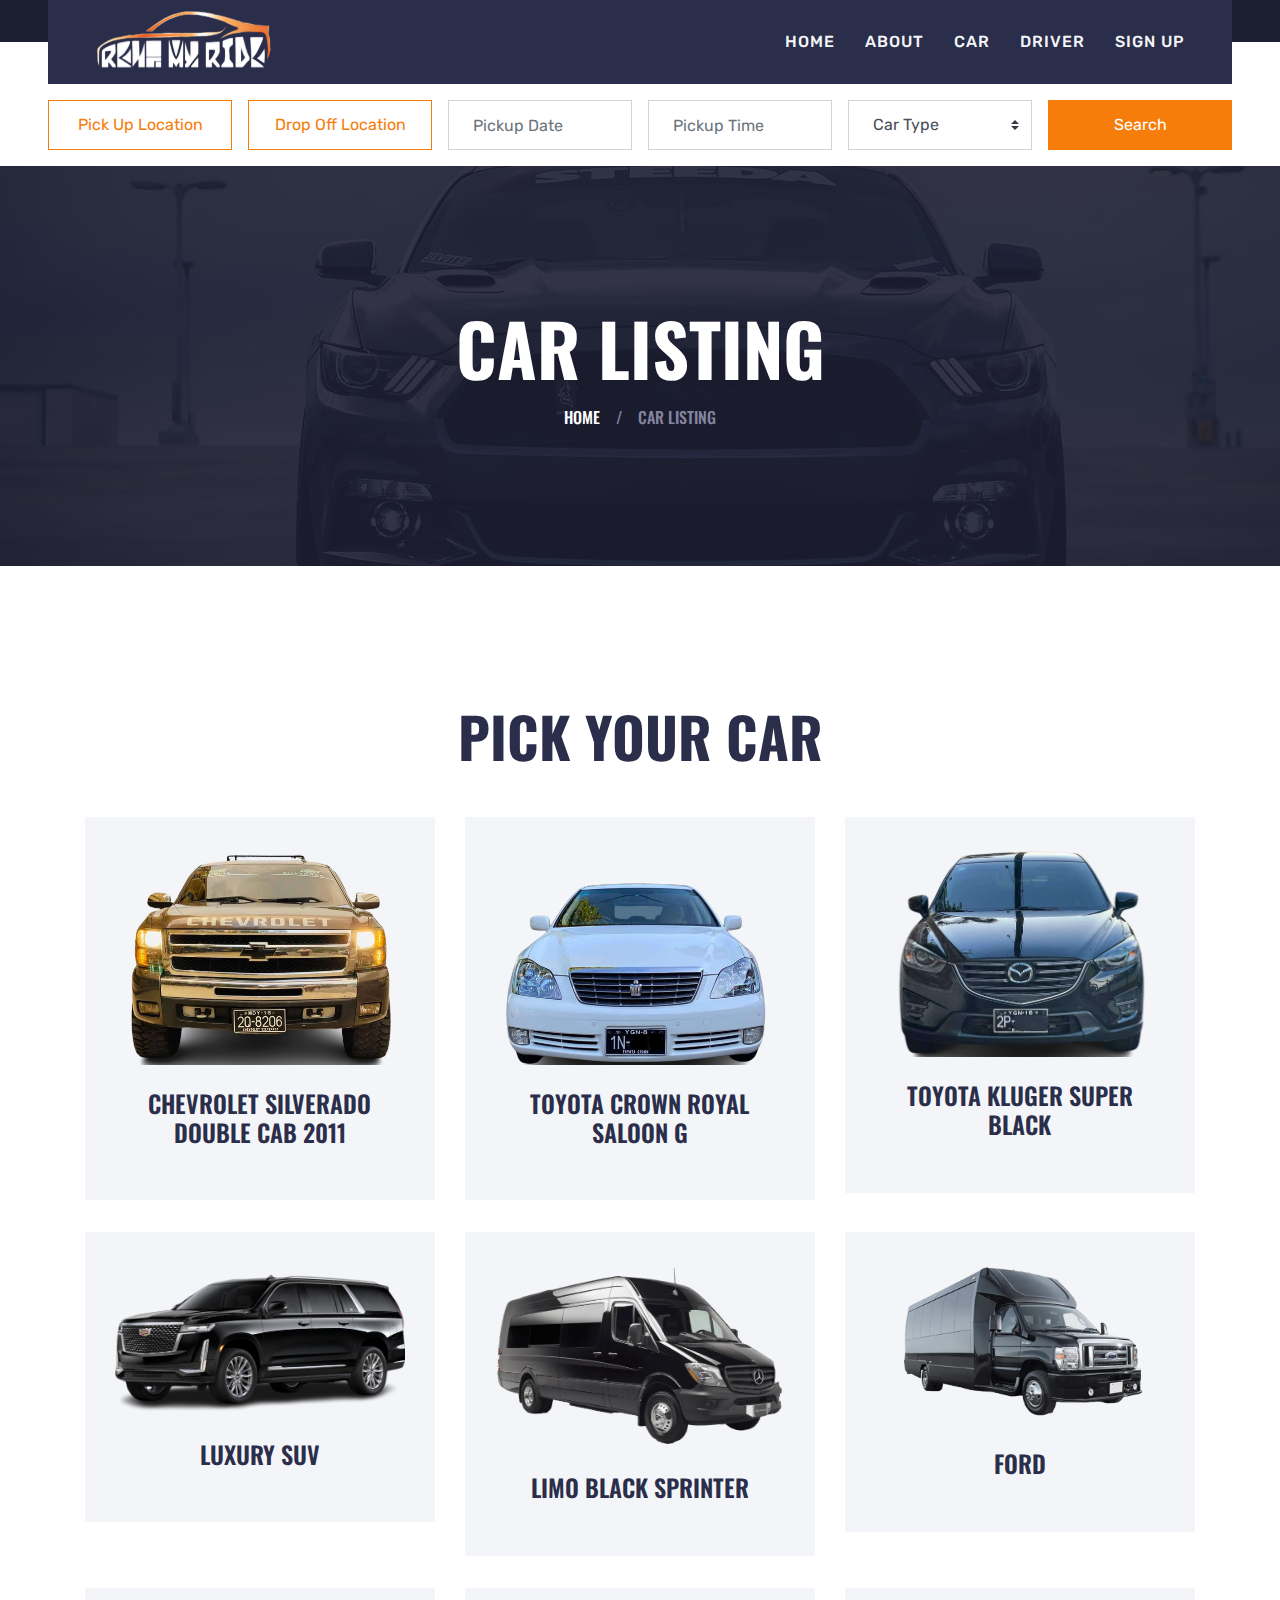
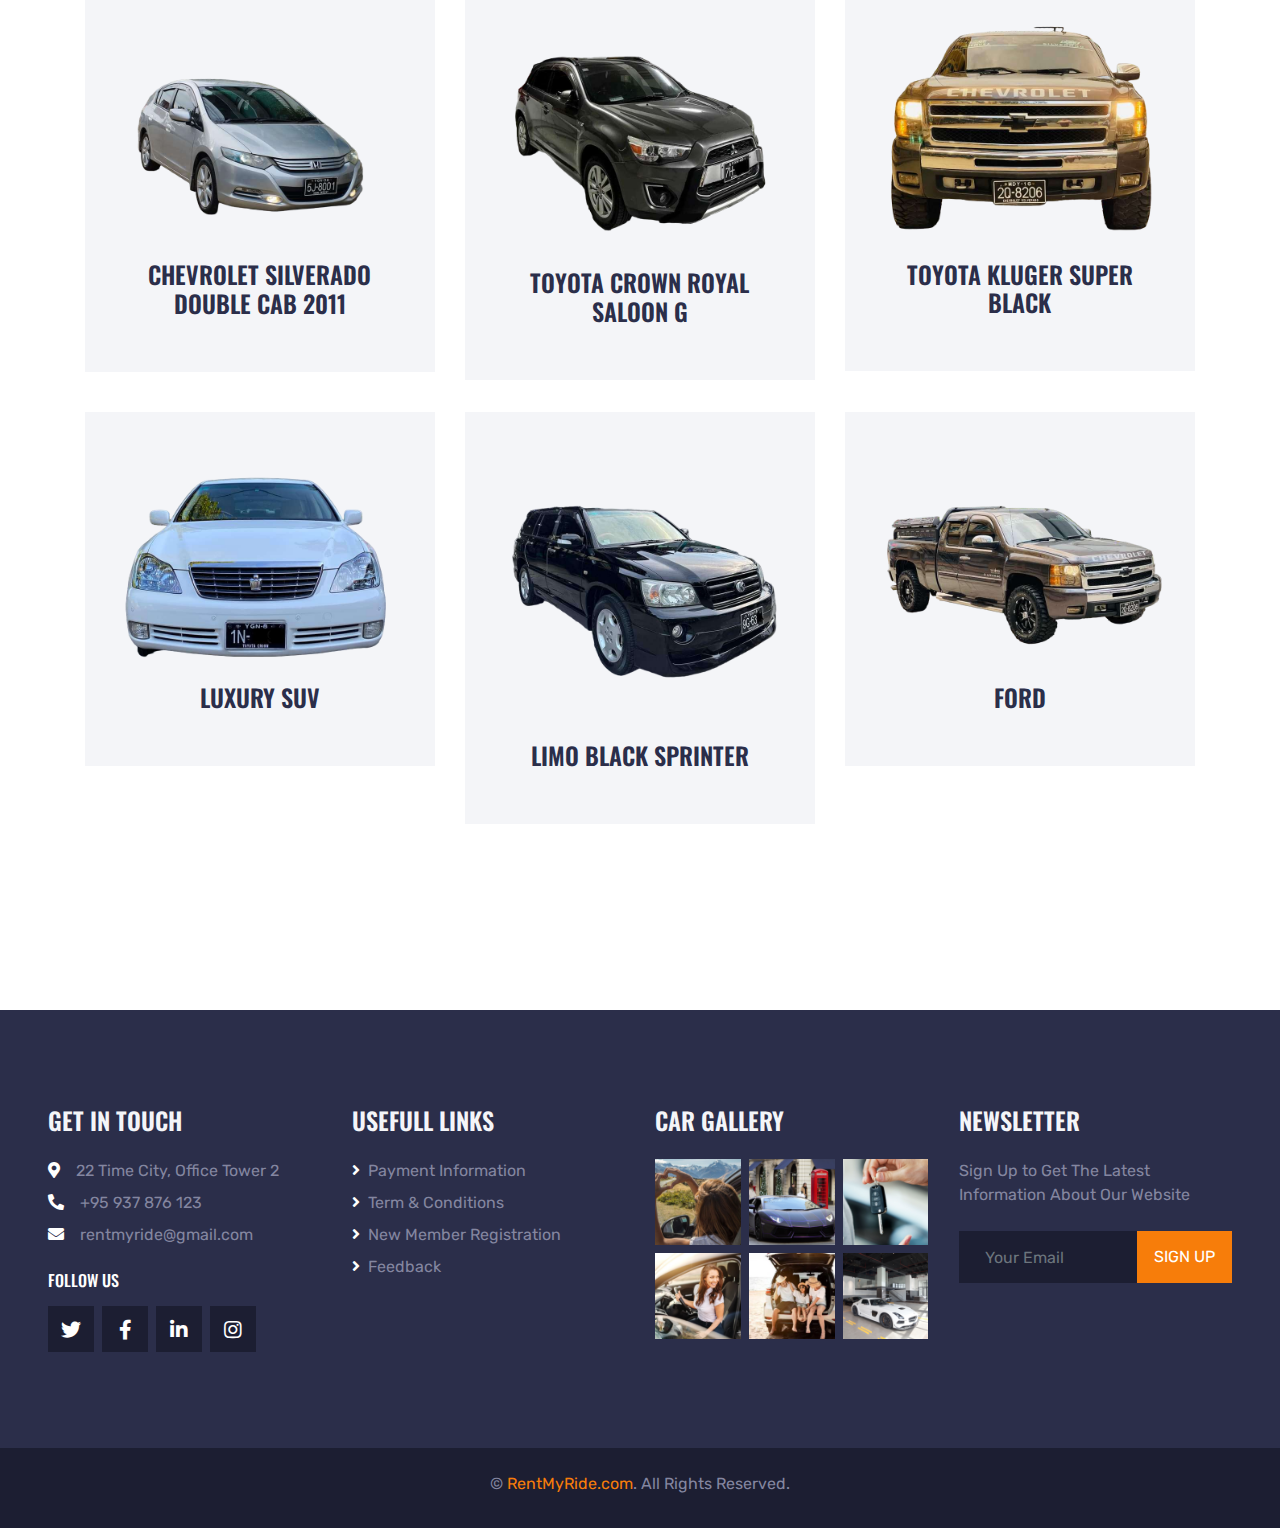
<file: car.html>
<!DOCTYPE html>
<html lang="en">
  <head>
    <meta charset="utf-8" />
    <title>Car - Rent A Ride</title>
    <meta content="width=device-width, initial-scale=1.0" name="viewport" />
    <meta content="Free HTML Templates" name="keywords" />
    <meta content="Free HTML Templates" name="description" />

    <!-- Favicon -->
    <link href="img/favicon.ico" rel="icon" />

    <!-- Google Web Fonts -->
    <link rel="preconnect" href="https://fonts.gstatic.com" />
    <link
      href="https://fonts.googleapis.com/css2?family=Oswald:wght@400;500;600;700&family=Rubik&display=swap"
      rel="stylesheet"
    />

    <!-- Font Awesome -->
    <link
      href="https://cdnjs.cloudflare.com/ajax/libs/font-awesome/5.15.0/css/all.min.css"
      rel="stylesheet"
    />

    <!-- Libraries Stylesheet -->
    <link href="lib/owlcarousel/assets/owl.carousel.min.css" rel="stylesheet" />
    <link
      href="lib/tempusdominus/css/tempusdominus-bootstrap-4.min.css"
      rel="stylesheet"
    />

    <!-- Customized Bootstrap Stylesheet -->
    <link href="css/bootstrap.min.css" rel="stylesheet" />

    <!-- Template Stylesheet -->
    <link href="css/style.css" rel="stylesheet" />
  </head>

  <body>
    <!-- Navbar Start -->
    <div class="container-fluid position-relative nav-bar p-0">
      <div class="position-relative px-lg-5" style="z-index: 9">
        <nav
          class="navbar navbar-expand-lg bg-secondary navbar-dark py-3 py-lg-0 pl-3 pl-lg-5"
        >
          <a href="index.html" class="navbar-brand">
            <img src="img/logo.png" alt="Rent-My-Ride" class="logo" />
          </a>
          <button
            type="button"
            class="navbar-toggler"
            data-toggle="collapse"
            data-target="#navbarCollapse"
          >
            <span class="navbar-toggler-icon"></span>
          </button>
          <div
            class="collapse navbar-collapse justify-content-between px-3"
            id="navbarCollapse"
          >
            <div class="navbar-nav ml-auto py-0">
              <a href="index.html" class="nav-item nav-link">Home</a>
              <a href="about.html" class="nav-item nav-link">About</a>
              <a href="car.html" class="nav-item nav-link">Car</a>
              <a href="driver-list.html" class="nav-item nav-link">Driver</a>
              <a href="signup.html" class="nav-item nav-link">Sign Up</a>
            </div>
          </div>
        </nav>
      </div>
    </div>
    <!-- Navbar End -->

    <!-- Search Start -->
    <div class="container-fluid bg-white pt-3 px-lg-5">
      <div class="row mx-n2">
        <div class="col-xl-2 col-lg-4 col-md-6 px-2">
          <div class="form-group">
            <label for="pickupLocation" class="sr-only">Pickup Location</label>
            <button
              class="btn btn-sec btn-block mb-3"
              style="height: 50px"
              onclick="showMapOverlay()"
            >
              Pick Up Location
            </button>
          </div>
        </div>
        <div class="col-xl-2 col-lg-4 col-md-6 px-2">
          <button
            class="btn btn-sec btn-block mb-3"
            style="height: 50px"
            onclick="showMapOverlay()"
          >
            Drop Off Location
          </button>
        </div>
        <div class="col-xl-2 col-lg-4 col-md-6 px-2">
          <div class="date mb-3" id="date" data-target-input="nearest">
            <input
              type="text"
              class="form-control p-4 datetimepicker-input"
              placeholder="Pickup Date"
              data-target="#date"
              data-toggle="datetimepicker"
            />
          </div>
        </div>
        <div class="col-xl-2 col-lg-4 col-md-6 px-2">
          <div class="time mb-3" id="time" data-target-input="nearest">
            <input
              type="text"
              class="form-control p-4 datetimepicker-input"
              placeholder="Pickup Time"
              data-target="#time"
              data-toggle="datetimepicker"
            />
          </div>
        </div>
        <div class="col-xl-2 col-lg-4 col-md-6 px-2">
          <select class="custom-select px-4 mb-3" style="height: 50px">
            <option selected>Car Type</option>
            <option value="1">Segan</option>
            <option value="2">Van</option>
            <option value="3">Mini Truck</option>
          </select>
        </div>
        <div class="col-xl-2 col-lg-4 col-md-6 px-2">
          <a href="car.html"
            ><button
              class="btn btn-primary btn-block mb-3"
              type="submit"
              style="height: 50px"
            >
              Search
            </button></a
          >
        </div>
      </div>
    </div>
    <!-- Search End -->

    <!-- Page Header Start -->
    <div class="container-fluid page-header">
      <h1 class="display-3 text-uppercase text-white mb-3">Car Listing</h1>
      <div class="d-inline-flex text-white">
        <h6 class="text-uppercase m-0">
          <a class="text-white" href="">Home</a>
        </h6>
        <h6 class="text-body m-0 px-3">/</h6>
        <h6 class="text-uppercase text-body m-0">Car Listing</h6>
      </div>
    </div>
    <!-- Page Header Start -->

    <!-- Rent A Car Start -->
    <div class="container-fluid py-5">
      <div class="container pt-5 pb-3">
        <h1 class="display-4 text-uppercase text-center mb-5">Pick Your Car</h1>
        <div class="row">
          <div class="col-lg-4 col-md-6 mb-2">
            <a href="detail.html">
              <div class="rent-item mb-4">
                <img class="img-fluid mb-4" src="img/car-1.png" alt="" />
                <h4 class="text-uppercase mb-4">
                  Chevrolet Silverado double cab 2011
                </h4>
              </div>
            </a>
          </div>
          <div class="col-lg-4 col-md-6 mb-2">
            <a href="detail.html">
              <div class="rent-item mb-4">
                <img class="img-fluid mb-4" src="img/car-2.png" alt="" />
                <h4 class="text-uppercase mb-4">Toyota Crown Royal Saloon G</h4>
              </div>
            </a>
          </div>
          <div class="col-lg-4 col-md-6 mb-2">
            <a href="detail.html">
              <div class="rent-item mb-4">
                <img class="img-fluid mb-4" src="img/car-3.png" alt="" />
                <h4 class="text-uppercase mb-4">Toyota Kluger Super Black</h4>
              </div>
            </a>
          </div>
          <div class="col-lg-4 col-md-6 mb-2">
            <a href="detail.html"
              ><div class="rent-item mb-4">
                <img class="img-fluid mb-4" src="img/car-4.png" alt="" />
                <h4 class="text-uppercase mb-4">Luxury SUV</h4>
              </div></a
            >
          </div>
          <div class="col-lg-4 col-md-6 mb-2">
            <a href="detail.html"
              ><div class="rent-item mb-4">
                <img class="img-fluid mb-4" src="img/car-5.png" alt="" />
                <h4 class="text-uppercase mb-4">Limo Black Sprinter</h4>
              </div></a
            >
          </div>
          <div class="col-lg-4 col-md-6 mb-2">
            <a href="detail.html"
              ><div class="rent-item mb-4">
                <img class="img-fluid mb-4" src="img/car-6.png" alt="" />
                <h4 class="text-uppercase mb-4">Ford</h4>
              </div></a
            >
          </div>
          <div class="col-lg-4 col-md-6 mb-2">
            <a href="detail.html"
              ><div class="rent-item mb-4">
                <img class="img-fluid mb-4" src="img/car-7.png" alt="" />
                <h4 class="text-uppercase mb-4">
                  Chevrolet Silverado double cab 2011
                </h4>
              </div></a
            >
          </div>
          <div class="col-lg-4 col-md-6 mb-2">
            <a href="detail.html"
              ><div class="rent-item mb-4">
                <img class="img-fluid mb-4" src="img/car-8.png" alt="" />
                <h4 class="text-uppercase mb-4">Toyota Crown Royal Saloon G</h4>
              </div></a
            >
          </div>
          <div class="col-lg-4 col-md-6 mb-2">
            <a href="detail.html">
              <div class="rent-item mb-4">
                <img class="img-fluid mb-4" src="img/car-9.png" alt="" />
                <h4 class="text-uppercase mb-4">Toyota Kluger Super Black</h4>
              </div></a
            >
          </div>
          <div class="col-lg-4 col-md-6 mb-2">
            <a href="detail.html"
              ><div class="rent-item mb-4">
                <img class="img-fluid mb-4" src="img/car-10.png" alt="" />
                <h4 class="text-uppercase mb-4">Luxury SUV</h4>
              </div></a
            >
          </div>
          <div class="col-lg-4 col-md-6 mb-2">
            <a href="detail.html"
              ><div class="rent-item mb-4">
                <img class="img-fluid mb-4" src="img/car-11.png" alt="" />
                <h4 class="text-uppercase mb-4">Limo Black Sprinter</h4>
              </div></a
            >
          </div>
          <div class="col-lg-4 col-md-6 mb-2">
            <a href="detail.html"
              ><div class="rent-item mb-4">
                <img class="img-fluid mb-4" src="img/car-12.png" alt="" />
                <h4 class="text-uppercase mb-4">Ford</h4>
              </div></a
            >
          </div>
        </div>
      </div>
    </div>
    <!-- Rent A Car End -->

    <!-- Footer Start -->
    <div
      class="container-fluid bg-secondary py-5 px-sm-3 px-md-5"
      style="margin-top: 90px"
    >
      <div class="row pt-5">
        <div class="col-lg-3 col-md-6 mb-5">
          <h4 class="text-uppercase text-light mb-4">Get In Touch</h4>
          <p class="mb-2">
            <i class="fa fa-map-marker-alt text-white mr-3"></i>22 Time City,
            Office Tower 2
          </p>
          <p class="mb-2">
            <i class="fa fa-phone-alt text-white mr-3"></i>+95 937 876 123
          </p>
          <p>
            <i class="fa fa-envelope text-white mr-3"></i>rentmyride@gmail.com
          </p>
          <h6 class="text-uppercase text-white py-2">Follow Us</h6>
          <div class="d-flex justify-content-start">
            <a
              class="btn btn-lg btn-dark btn-lg-square mr-2"
              href="www.twitter.com"
              ><i class="fab fa-twitter"></i
            ></a>
            <a
              class="btn btn-lg btn-dark btn-lg-square mr-2"
              href="www.facebook.com"
              ><i class="fab fa-facebook-f"></i
            ></a>
            <a
              class="btn btn-lg btn-dark btn-lg-square mr-2"
              href="www.linkedin.com"
              ><i class="fab fa-linkedin-in"></i
            ></a>
            <a
              class="btn btn-lg btn-dark btn-lg-square"
              href="www.instagram.com"
              ><i class="fab fa-instagram"></i
            ></a>
          </div>
        </div>
        <div class="col-lg-3 col-md-6 mb-5">
          <h4 class="text-uppercase text-light mb-4">Usefull Links</h4>
          <div class="d-flex flex-column justify-content-start">
            <a class="text-body mb-2" href="car.html"
              ><i class="fa fa-angle-right text-white mr-2"></i>Payment
              Information</a
            >
            <a class="text-body mb-2" href="about.html"
              ><i class="fa fa-angle-right text-white mr-2"></i>Term &
              Conditions</a
            >
            <a class="text-body mb-2" href="signup.html"
              ><i class="fa fa-angle-right text-white mr-2"></i>New Member
              Registration</a
            >
            <a class="text-body mb-2" href="about.html"
              ><i class="fa fa-angle-right text-white mr-2"></i>Feedback</a
            >
          </div>
        </div>
        <div class="col-lg-3 col-md-6 mb-5">
          <h4 class="text-uppercase text-light mb-4">Car Gallery</h4>
          <div class="row mx-n1">
            <div class="col-4 px-1 mb-2">
              <a href=""
                ><img class="w-100" src="img/galllery1.png" alt=""
              /></a>
            </div>
            <div class="col-4 px-1 mb-2">
              <a href=""
                ><img class="w-100" src="img/galllery2.png" alt=""
              /></a>
            </div>
            <div class="col-4 px-1 mb-2">
              <a href=""
                ><img class="w-100" src="img/galllery3.png" alt=""
              /></a>
            </div>
            <div class="col-4 px-1 mb-2">
              <a href=""
                ><img class="w-100" src="img/galllery4.png" alt=""
              /></a>
            </div>
            <div class="col-4 px-1 mb-2">
              <a href=""
                ><img class="w-100" src="img/galllery5.png" alt=""
              /></a>
            </div>
            <div class="col-4 px-1 mb-2">
              <a href=""
                ><img class="w-100" src="img/galllery6.png" alt=""
              /></a>
            </div>
          </div>
        </div>
        <div class="col-lg-3 col-md-6 mb-5">
          <h4 class="text-uppercase text-light mb-4">Newsletter</h4>
          <p class="mb-4">
            Sign Up to Get The Latest Information About Our Website
          </p>
          <div class="w-100 mb-3">
            <div class="input-group">
              <input
                type="text"
                class="form-control bg-dark border-dark"
                style="padding: 25px"
                placeholder="Your Email"
              />
              <div class="input-group-append">
                <button class="btn btn-primary text-uppercase px-3">
                  Sign Up
                </button>
              </div>
            </div>
          </div>
        </div>
      </div>
    </div>
    <div class="container-fluid bg-dark py-4 px-sm-3 px-md-5">
      <p class="mb-2 text-center text-body">
        &copy; <a href="#">RentMyRide.com</a>. All Rights Reserved.
      </p>

      <!--/*** This template is free as long as you keep the footer author’s credit link/attribution link/backlink. If you'd like to use the template without the footer author’s credit link/attribution link/backlink, you can purchase the Credit Removal License from "https://htmlcodex.com/credit-removal". Thank you for your support. ***/-->
      <!-- <p class="m-0 text-center text-body">
       Designed by <a href="https://htmlcodex.com">HTML Codex</a>
     </p> -->
    </div>
    <!-- Footer End -->

    <!-- Back to Top -->
    <a href="#" class="btn btn-lg btn-primary btn-lg-square back-to-top"
      ><i class="fa fa-angle-double-up"></i
    ></a>

    <div id="mapOverlay">
      <div id="closeButton" onclick="closeMapOverlay()">CLOSE</div>
      <div id="map">
        <iframe
          src="https://www.google.com/maps/embed?pb=!1m18!1m12!1m3!1d3819.2011621005954!2d96.12605341166751!3d16.816373718935182!2m3!1f0!2f0!3f0!3m2!1i1024!2i768!4f13.1!3m3!1m2!1s0x30c1eb34335a92f5%3A0xea3210d0410309d7!2sTimes%20City%20Yangon!5e0!3m2!1sen!2smm!4v1699553507435!5m2!1sen!2smm"
          width="100%"
          height="100%"
          style="border: 0"
          allowfullscreen=""
          loading="lazy"
          referrerpolicy="no-referrer-when-downgrade"
        ></iframe>
      </div>
    </div>

    <!-- JavaScript Libraries -->
    <script src="https://code.jquery.com/jquery-3.4.1.min.js"></script>
    <script src="https://stackpath.bootstrapcdn.com/bootstrap/4.4.1/js/bootstrap.bundle.min.js"></script>
    <script src="lib/easing/easing.min.js"></script>
    <script src="lib/waypoints/waypoints.min.js"></script>
    <script src="lib/owlcarousel/owl.carousel.min.js"></script>
    <script src="lib/tempusdominus/js/moment.min.js"></script>
    <script src="lib/tempusdominus/js/moment-timezone.min.js"></script>
    <script src="lib/tempusdominus/js/tempusdominus-bootstrap-4.min.js"></script>

    <!-- Template Javascript -->
    <script src="js/main.js"></script>
  </body>
</html>
</file>
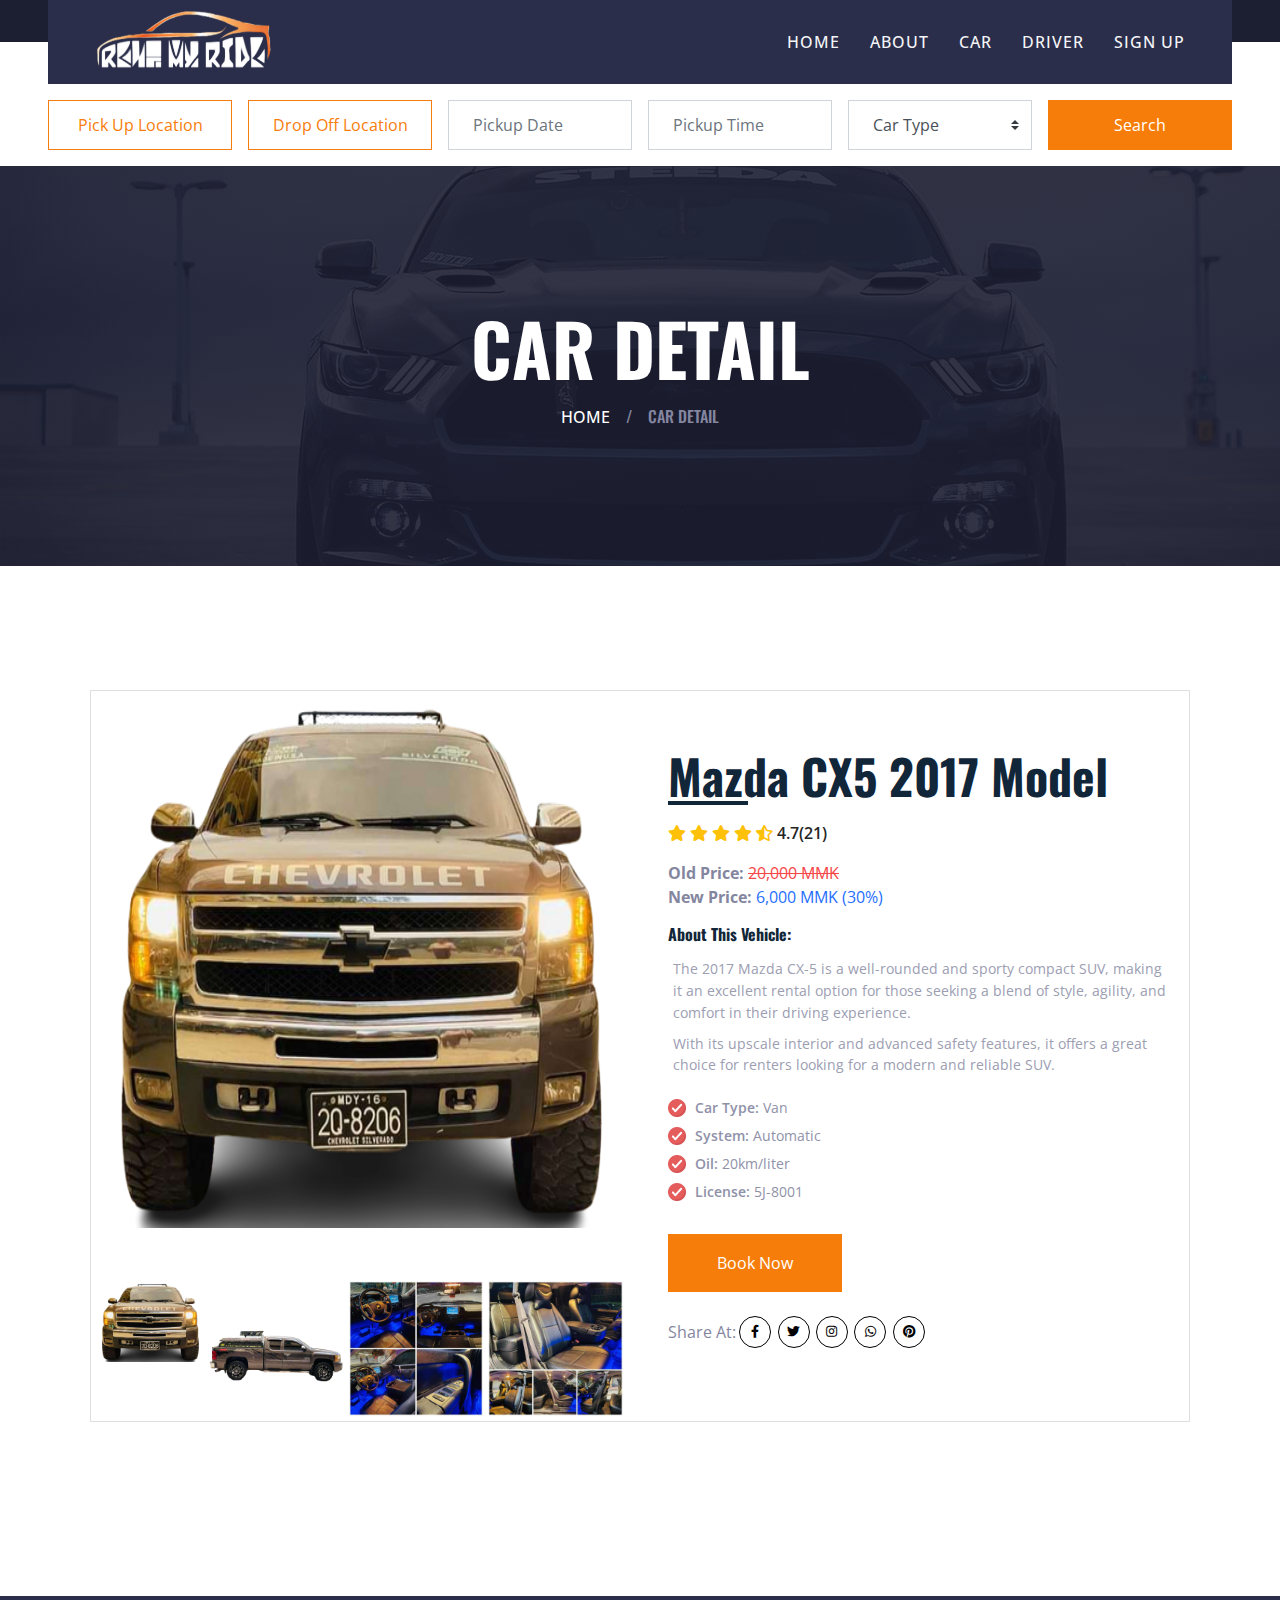
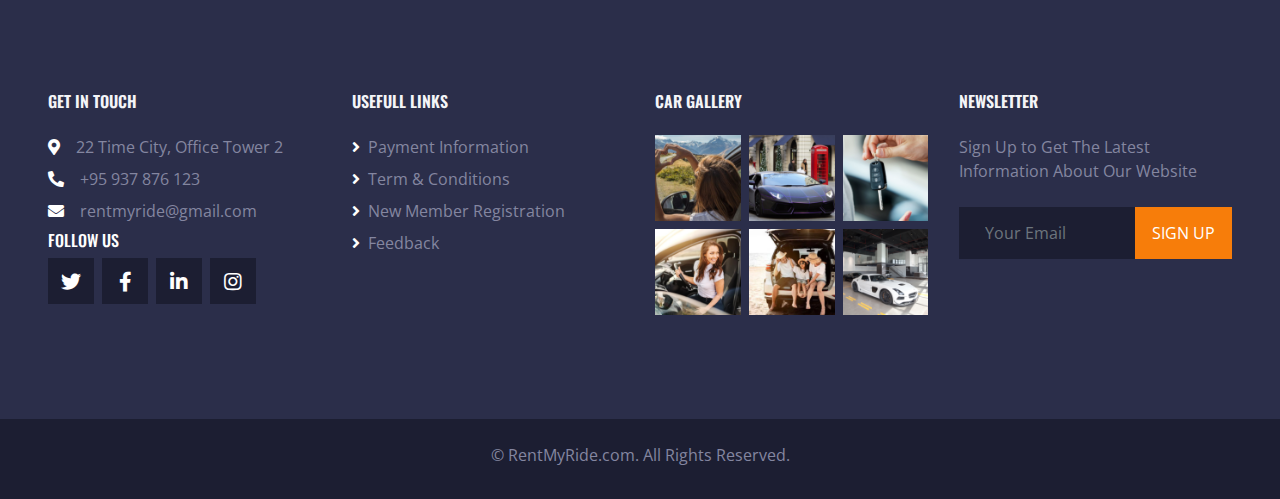
<file: detail.html>
<!DOCTYPE html>
<html lang="en">
  <head>
    <meta charset="utf-8" />
    <title>Car Detail - Rent A Ride</title>
    <meta content="width=device-width, initial-scale=1.0" name="viewport" />
    <meta content="Free HTML Templates" name="keywords" />
    <meta content="Free HTML Templates" name="description" />

    <!-- Favicon -->
    <link href="img/favicon.ico" rel="icon" />

    <!-- Google Web Fonts -->
    <link rel="preconnect" href="https://fonts.gstatic.com" />
    <link
      href="https://fonts.googleapis.com/css2?family=Oswald:wght@400;500;600;700&family=Rubik&display=swap"
      rel="stylesheet"
    />

    <!-- Font Awesome -->
    <link
      href="https://cdnjs.cloudflare.com/ajax/libs/font-awesome/5.15.0/css/all.min.css"
      rel="stylesheet"
    />
    <link
      rel="stylesheet"
      href="https://cdnjs.cloudflare.com/ajax/libs/font-awesome/5.15.1/css/all.min.css"
      integrity="sha512-+4zCK9k+qNFUR5X+cKL9EIR+ZOhtIloNl9GIKS57V1MyNsYpYcUrUeQc9vNfzsWfV28IaLL3i96P9sdNyeRssA=="
      crossorigin="anonymous"
    />

    <!-- Libraries Stylesheet -->
    <link href="lib/owlcarousel/assets/owl.carousel.min.css" rel="stylesheet" />
    <link
      href="lib/tempusdominus/css/tempusdominus-bootstrap-4.min.css"
      rel="stylesheet"
    />

    <!-- Customized Bootstrap Stylesheet -->
    <link href="css/bootstrap.min.css" rel="stylesheet" />

    <!-- Template Stylesheet -->
    <link href="css/style.css" rel="stylesheet" />
    <link href="css/detail.css" rel="stylesheet" />
    <link href="css/output.css" rel="stylesheet" />
  </head>

  <body>
    <!-- Navbar Start -->
    <div class="container-fluid position-relative nav-bar p-0">
      <div class="position-relative px-lg-5" style="z-index: 9">
        <nav
          class="navbar navbar-expand-lg bg-secondary navbar-dark py-3 py-lg-0 pl-3 pl-lg-5"
        >
          <a href="index.html" class="navbar-brand">
            <img src="img/logo.png" alt="Rent-My-Ride" class="logo" />
          </a>
          <button
            type="button"
            class="navbar-toggler"
            data-toggle="collapse"
            data-target="#navbarCollapse"
          >
            <span class="navbar-toggler-icon"></span>
          </button>
          <div
            class="collapse navbar-collapse justify-content-between px-3"
            id="navbarCollapse"
          >
            <div class="navbar-nav ml-auto py-0">
              <a href="index.html" class="nav-item nav-link">Home</a>
              <a href="about.html" class="nav-item nav-link">About</a>
              <a href="car.html" class="nav-item nav-link">Car</a>
              <a href="driver-list.html" class="nav-item nav-link">Driver</a>
              <a href="signup.html" class="nav-item nav-link">Sign Up</a>
            </div>
          </div>
        </nav>
      </div>
    </div>
    <!-- Navbar End -->

    <!-- Search Start -->
    <div class="container-fluid bg-white pt-3 px-lg-5">
      <div class="row mx-n2">
        <div class="col-xl-2 col-lg-4 col-md-6 px-2">
          <div class="form-group">
            <label for="pickupLocation" class="sr-only">Pickup Location</label>
            <button
              class="btn btn-sec btn-block mb-3"
              style="height: 50px"
              onclick="showMapOverlay()"
            >
              Pick Up Location
            </button>
          </div>
        </div>
        <div class="col-xl-2 col-lg-4 col-md-6 px-2">
          <button
            class="btn btn-sec btn-block mb-3"
            style="height: 50px"
            onclick="showMapOverlay()"
          >
            Drop Off Location
          </button>
        </div>
        <div class="col-xl-2 col-lg-4 col-md-6 px-2">
          <div class="date mb-3" id="date" data-target-input="nearest">
            <input
              type="text"
              class="form-control p-4 datetimepicker-input"
              placeholder="Pickup Date"
              data-target="#date"
              data-toggle="datetimepicker"
            />
          </div>
        </div>
        <div class="col-xl-2 col-lg-4 col-md-6 px-2">
          <div class="time mb-3" id="time" data-target-input="nearest">
            <input
              type="text"
              class="form-control p-4 datetimepicker-input"
              placeholder="Pickup Time"
              data-target="#time"
              data-toggle="datetimepicker"
            />
          </div>
        </div>
        <div class="col-xl-2 col-lg-4 col-md-6 px-2">
          <select class="custom-select px-4 mb-3" style="height: 50px">
            <option selected>Car Type</option>
            <option value="1">Segan</option>
            <option value="2">Van</option>
            <option value="3">Mini Truck</option>
          </select>
        </div>
        <div class="col-xl-2 col-lg-4 col-md-6 px-2">
          <a href="car.html"
            ><button
              class="btn btn-primary btn-block mb-3"
              type="submit"
              style="height: 50px"
            >
              Search
            </button></a
          >
        </div>
      </div>
    </div>
    <!-- Search End -->

    <!-- Page Header Start -->
    <div class="container-fluid page-header">
      <h1 class="display-3 text-uppercase text-white mb-3">Car Detail</h1>
      <div class="d-inline-flex text-white">
        <h6 class="text-uppercase m-0">
          <a class="text-white" href="">Home</a>
        </h6>
        <h6 class="text-body m-0 px-3">/</h6>
        <h6 class="text-uppercase text-body m-0">Car Detail</h6>
      </div>
    </div>
    <!-- Page Header End -->

    <!-- Car Detail Start -->
    <div class="card-wrapper">
      <div class="card">
        <!-- card left -->
        <div class="product-imgs">
          <div class="img-display">
            <div class="img-showcase">
              <img src="img/car-1.png" alt="car image" />
              <img src="img/car-1.1.png" alt="car image" />
              <img src="img/car-1.2.jpg" alt="car image" />
              <img src="img/car-1.3.jpg" alt="car image" />
            </div>
          </div>
          <div class="img-select mt-5">
            <div class="img-item">
              <a href="#" data-id="1">
                <img src="img/car-1.png" alt="shoe image" />
              </a>
            </div>
            <div class="img-item">
              <a href="#" data-id="2">
                <img src="img/car-1.1.png" alt="shoe image" />
              </a>
            </div>
            <div class="img-item">
              <a href="#" data-id="3">
                <img src="img/car-1.2.jpg" alt="shoe image" />
              </a>
            </div>
            <div class="img-item">
              <a href="#" data-id="4">
                <img src="img/car-1.3.jpg" alt="shoe image" />
              </a>
            </div>
          </div>
        </div>
        <!-- card right -->
        <div class="mt-10">
          <div class="product-content">
            <h2 class="product-title">Mazda CX5 2017 model</h2>

            <div class="product-rating">
              <i class="fas fa-star"></i>
              <i class="fas fa-star"></i>
              <i class="fas fa-star"></i>
              <i class="fas fa-star"></i>
              <i class="fas fa-star-half-alt"></i>
              <span>4.7(21)</span>
            </div>

            <div class="product-price">
              <p class="last-price">Old Price: <span>20,000 MMK</span></p>
              <p class="new-price">New Price: <span>6,000 MMK (30%)</span></p>
            </div>

            <div class="product-detail">
              <h2>about this vehicle:</h2>
              <p>
                The 2017 Mazda CX-5 is a well-rounded and sporty compact SUV,
                making it an excellent rental option for those seeking a blend
                of style, agility, and comfort in their driving experience.
              </p>
              <p>
                With its upscale interior and advanced safety features, it
                offers a great choice for renters looking for a modern and
                reliable SUV.
              </p>
              <ul>
                <li>Car Type: <span>Van</span></li>
                <li>System: <span>Automatic</span></li>
                <li>Oil: <span>20km/liter</span></li>
                <li>License: <span>5J-8001</span></li>
              </ul>
            </div>

            <div class="purchase-info">
              <a
                href="booking.html"
                class="btn btn-primary py-md-3 px-md-5 mt-2"
                >Book Now</a
              >
            </div>

            <div class="social-links">
              <p ml-3>Share At:</p>
              <a href="#">
                <i class="fab fa-facebook-f"></i>
              </a>
              <a href="#">
                <i class="fab fa-twitter"></i>
              </a>
              <a href="#">
                <i class="fab fa-instagram"></i>
              </a>
              <a href="#">
                <i class="fab fa-whatsapp"></i>
              </a>
              <a href="#">
                <i class="fab fa-pinterest"></i>
              </a>
            </div>
          </div>
        </div>
      </div>
    </div>

    <!-- Footer Start -->
    <div
      class="container-fluid bg-secondary py-5 px-sm-3 px-md-5"
      style="margin-top: 90px"
    >
      <div class="row pt-5">
        <div class="col-lg-3 col-md-6 mb-5">
          <h4 class="text-uppercase text-light mb-4">Get In Touch</h4>
          <p class="mb-2">
            <i class="fa fa-map-marker-alt text-white mr-3"></i>22 Time City,
            Office Tower 2
          </p>
          <p class="mb-2">
            <i class="fa fa-phone-alt text-white mr-3"></i>+95 937 876 123
          </p>
          <p>
            <i class="fa fa-envelope text-white mr-3"></i>rentmyride@gmail.com
          </p>
          <h6 class="text-uppercase text-white py-2">Follow Us</h6>
          <div class="d-flex justify-content-start">
            <a
              class="btn btn-lg btn-dark btn-lg-square mr-2"
              href="www.twitter.com"
              ><i class="fab fa-twitter"></i
            ></a>
            <a
              class="btn btn-lg btn-dark btn-lg-square mr-2"
              href="www.facebook.com"
              ><i class="fab fa-facebook-f"></i
            ></a>
            <a
              class="btn btn-lg btn-dark btn-lg-square mr-2"
              href="www.linkedin.com"
              ><i class="fab fa-linkedin-in"></i
            ></a>
            <a
              class="btn btn-lg btn-dark btn-lg-square"
              href="www.instagram.com"
              ><i class="fab fa-instagram"></i
            ></a>
          </div>
        </div>
        <div class="col-lg-3 col-md-6 mb-5">
          <h4 class="text-uppercase text-light mb-4">Usefull Links</h4>
          <div class="d-flex flex-column justify-content-start">
            <a class="text-body mb-2" href="car.html"
              ><i class="fa fa-angle-right text-white mr-2"></i>Payment
              Information</a
            >
            <a class="text-body mb-2" href="about.html"
              ><i class="fa fa-angle-right text-white mr-2"></i>Term &
              Conditions</a
            >
            <a class="text-body mb-2" href="signup.html"
              ><i class="fa fa-angle-right text-white mr-2"></i>New Member
              Registration</a
            >
            <a class="text-body mb-2" href="about.html"
              ><i class="fa fa-angle-right text-white mr-2"></i>Feedback</a
            >
          </div>
        </div>
        <div class="col-lg-3 col-md-6 mb-5">
          <h4 class="text-uppercase text-light mb-4">Car Gallery</h4>
          <div class="row mx-n1">
            <div class="col-4 px-1 mb-2">
              <a href=""
                ><img class="w-100" src="img/galllery1.png" alt=""
              /></a>
            </div>
            <div class="col-4 px-1 mb-2">
              <a href=""
                ><img class="w-100" src="img/galllery2.png" alt=""
              /></a>
            </div>
            <div class="col-4 px-1 mb-2">
              <a href=""
                ><img class="w-100" src="img/galllery3.png" alt=""
              /></a>
            </div>
            <div class="col-4 px-1 mb-2">
              <a href=""
                ><img class="w-100" src="img/galllery4.png" alt=""
              /></a>
            </div>
            <div class="col-4 px-1 mb-2">
              <a href=""
                ><img class="w-100" src="img/galllery5.png" alt=""
              /></a>
            </div>
            <div class="col-4 px-1 mb-2">
              <a href=""
                ><img class="w-100" src="img/galllery6.png" alt=""
              /></a>
            </div>
          </div>
        </div>
        <div class="col-lg-3 col-md-6 mb-5">
          <h4 class="text-uppercase text-light mb-4">Newsletter</h4>
          <p class="mb-4">
            Sign Up to Get The Latest Information About Our Website
          </p>
          <div class="w-100 mb-3">
            <div class="input-group">
              <input
                type="text"
                class="form-control bg-dark border-dark"
                style="padding: 25px"
                placeholder="Your Email"
              />
              <div class="input-group-append">
                <button class="btn btn-primary text-uppercase px-3">
                  Sign Up
                </button>
              </div>
            </div>
          </div>
        </div>
      </div>
    </div>
    <div class="container-fluid bg-dark py-4 px-sm-3 px-md-5">
      <p class="mb-2 text-center text-body">
        &copy; <a href="#">RentMyRide.com</a>. All Rights Reserved.
      </p>

      <!--/*** This template is free as long as you keep the footer author’s credit link/attribution link/backlink. If you'd like to use the template without the footer author’s credit link/attribution link/backlink, you can purchase the Credit Removal License from "https://htmlcodex.com/credit-removal". Thank you for your support. ***/-->
      <!-- <p class="m-0 text-center text-body">
       Designed by <a href="https://htmlcodex.com">HTML Codex</a>
     </p> -->
    </div>
    <!-- Footer End -->

    <!-- Back to Top -->
    <a href="#" class="btn btn-lg btn-primary btn-lg-square back-to-top"
      ><i class="fa fa-angle-double-up"></i
    ></a>

    <div id="mapOverlay">
      <div id="closeButton" onclick="closeMapOverlay()">CLOSE</div>
      <div id="map">
        <iframe
          src="https://www.google.com/maps/embed?pb=!1m18!1m12!1m3!1d3819.2011621005954!2d96.12605341166751!3d16.816373718935182!2m3!1f0!2f0!3f0!3m2!1i1024!2i768!4f13.1!3m3!1m2!1s0x30c1eb34335a92f5%3A0xea3210d0410309d7!2sTimes%20City%20Yangon!5e0!3m2!1sen!2smm!4v1699553507435!5m2!1sen!2smm"
          width="100%"
          height="100%"
          style="border: 0"
          allowfullscreen=""
          loading="lazy"
          referrerpolicy="no-referrer-when-downgrade"
        ></iframe>
      </div>
    </div>

    <!-- JavaScript Libraries -->
    <script src="https://code.jquery.com/jquery-3.4.1.min.js"></script>
    <script src="https://stackpath.bootstrapcdn.com/bootstrap/4.4.1/js/bootstrap.bundle.min.js"></script>
    <script src="lib/easing/easing.min.js"></script>
    <script src="lib/waypoints/waypoints.min.js"></script>
    <script src="lib/owlcarousel/owl.carousel.min.js"></script>
    <script src="lib/tempusdominus/js/moment.min.js"></script>
    <script src="lib/tempusdominus/js/moment-timezone.min.js"></script>
    <script src="lib/tempusdominus/js/tempusdominus-bootstrap-4.min.js"></script>

    <!-- Template Javascript -->
    <script src="js/main.js"></script>
    <script src="js/img-slider.js"></script>
  </body>
</html>
</file>
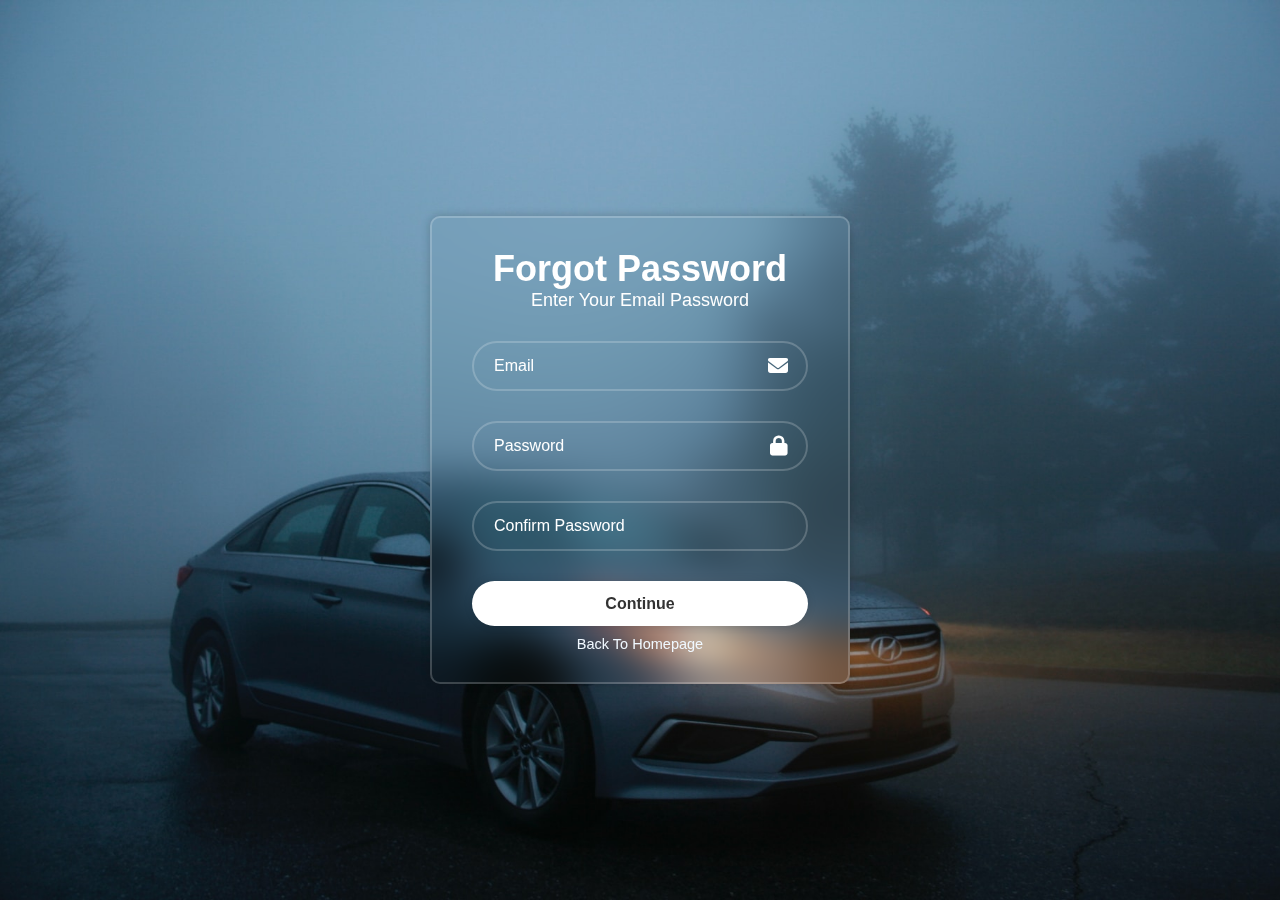
<file: forgotten-password.html>
<html lang="en">
  <head>
    <meta charset="UTF-8" />
    <meta name="viewport" content="width=device-width, initial-scale=1.0" />
    <title>RentMyRide</title>
    <link
      rel="stylesheet"
      href="https://cdnjs.cloudflare.com/ajax/libs/font-awesome/6.4.0/css/all.min.css"
    />
    <link rel="stylesheet" href="css/forgotten-password.css" />
  </head>
  <body>
    <!--Forgot password page-->
    <div class="wrapper">
      <form action="">
        <h1>Forgot Password</h1>
        <p>Enter your email password</p>
        <div class="input-box">
          <input type="email" placeholder="email" required />
          <i class="fa-solid fa-envelope"></i>
        </div>
        <div class="input-box">
          <input type="password" placeholder="Password" required />
          <i class="fa-solid fa-lock"></i>
        </div>
        <div class="input-box">
          <input type="password" placeholder="Confirm Password" required />
        </div>
        <a href="user-profile.html">
          <button type="button" class="btn">Continue</button>
        </a>
        <div class="back-to-homepage">
          <a href="index.html">Back to Homepage</a>
        </div>
      </form>
    </div>
  </body>
</html>
</file>
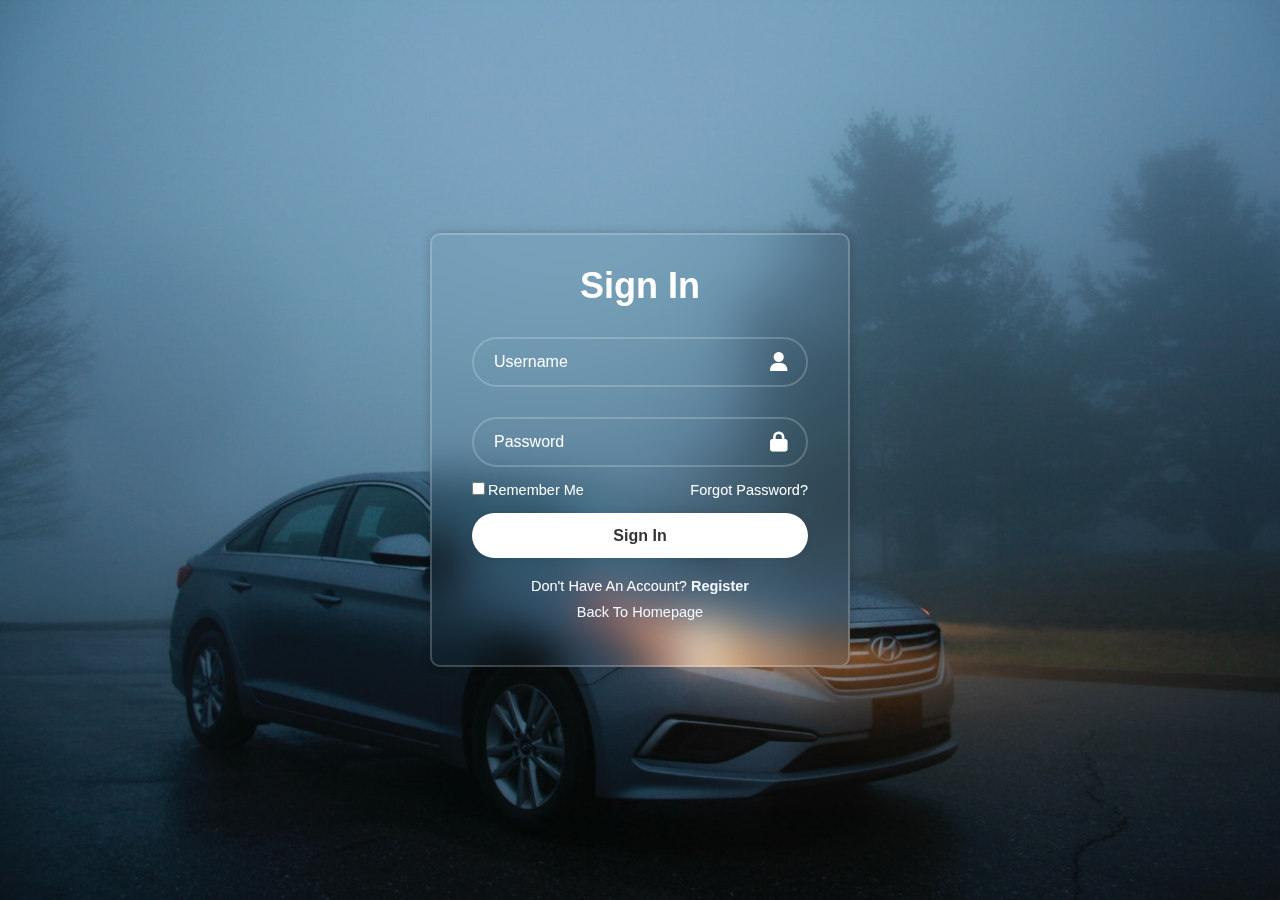
<file: signin.html>
<html lang="en">
  <head>
    <meta charset="UTF-8" />
    <meta name="viewport" content="width=device-width, initial-scale=1.0" />
    <title>RentMyRide</title>
    <link
      rel="stylesheet"
      href="https://cdnjs.cloudflare.com/ajax/libs/font-awesome/6.4.0/css/all.min.css"
    />
    <link rel="stylesheet" href="css/signin.css" />
  </head>
  <body>
    <!--Sign in Page-->
    <div class="wrapper">
      <form action="">
        <h1>Sign in</h1>
        <div class="input-box">
          <input type="text" placeholder="Username" required />
          <i class="fa-solid fa-user"></i>
        </div>
        <div class="input-box">
          <input type="password" placeholder="Password" required />
          <i class="fa-solid fa-lock"></i>
        </div>
        <div class="remember-forgot">
          <label><input type="checkbox" />Remember me</label>
          <a href="forgotten-password.html">Forgot password?</a>
        </div>
        <a href="user-profile.html"
          ><button type="button" class="btn">Sign in</button>
        </a>
        <div class="register-link">
          <p>
            Don't have an account?
            <a href="signup.html">Register</a>
          </p>
          <div class="back-to-homepage">
            <a href="index.html">Back to Homepage</a>
          </div>
        </div>
      </form>
    </div>
  </body>
</html>
</file>
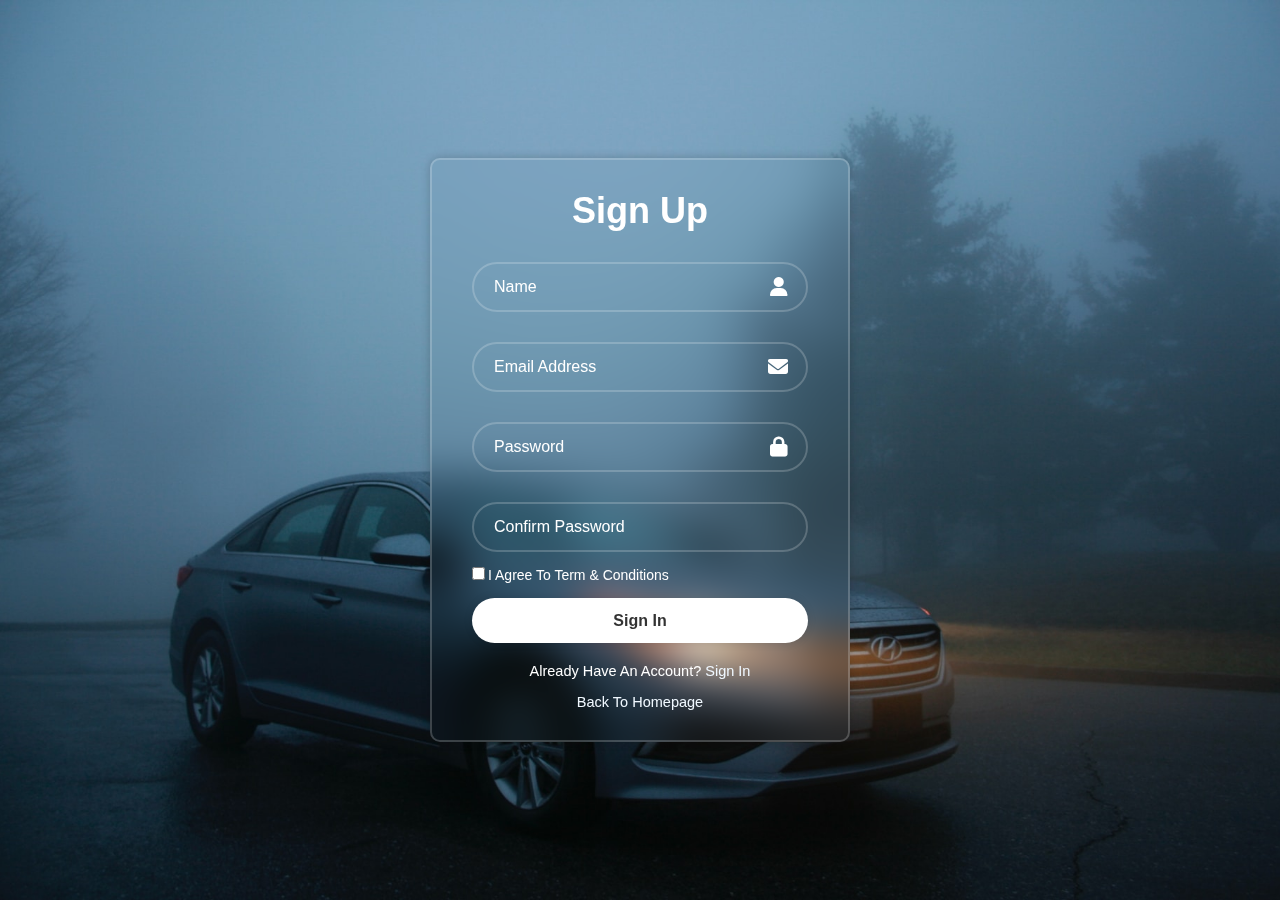
<file: signup.html>
<html lang="en">
  <head>
    <meta charset="UTF-8" />
    <meta name="viewport" content="width=device-width, initial-scale=1.0" />
    <title>Sign Up Page</title>
    <link
      rel="stylesheet"
      href="https://cdnjs.cloudflare.com/ajax/libs/font-awesome/6.4.0/css/all.min.css"
    />
    <link rel="stylesheet" href="css/signup.css" />
  </head>
  <body>
    <!--Sign Up Page-->
    <div class="wrapper">
      <form action="">
        <h1>Sign Up</h1>
        <div class="input-box">
          <input type="text" placeholder="Name" required />
          <i class="fa-solid fa-user"></i>
        </div>
        <div class="input-box">
          <input type="email" placeholder="Email Address" required />
          <i class="fa-solid fa-envelope"></i>
        </div>
        <div class="input-box">
          <input type="password" placeholder="Password" required />
          <i class="fa-solid fa-lock"></i>
        </div>
        <div class="input-box">
          <input type="password" placeholder="Confirm Password" required />
        </div>

        <div class="remember-forgot">
          <label><input type="checkbox" />I agree to term & conditions</label>
        </div>
        <a href="user-profile.html">
          <button type="button" class="btn">Sign In</button>
        </a>
        <div class="register-link">
          <p>
            Already have an account?
            <a href="signin.html">Sign in</a>
          </p>
        </div>
        <div class="back-to-homepage">
          <a href="index.html">Back to Homepage</a>
        </div>
      </form>
    </div>
  </body>
</html>
</file>
<file: css/style.css>
/********** Template CSS **********/
:root {
  --primary: #f77d0a;
  --secondary: #2b2e4a;
  --light: #f4f5f8;
  --dark: #1c1e32;
}

a:hover {
  text-decoration: none;
}

h1,
h2,
.font-weight-bold {
  font-weight: 700 !important;
}

h3,
h4,
.font-weight-semi-bold {
  font-weight: 600 !important;
}

h5,
h6,
.font-weight-medium {
  font-weight: 500 !important;
}

nav {
  position: fixed;
}

.btn-sec {
  color: #f77d0a;
  background-color: #fff;
  border-color: #f77d0a;
}

.btn-square {
  width: 36px;
  height: 36px;
}

.btn-sm-square {
  width: 28px;
  height: 28px;
}

.btn-lg-square {
  width: 46px;
  height: 46px;
}

.btn-square,
.btn-sm-square,
.btn-lg-square {
  padding-left: 0;
  padding-right: 0;
  text-align: center;
}

.back-to-top {
  position: fixed;
  display: none;
  right: 30px;
  bottom: 30px;
  z-index: 99;
}

.nav-bar::before {
  position: absolute;
  content: "";
  width: 100%;
  height: 50%;
  top: 0;
  left: 0;
  background: var(--dark);
}

.nav-bar::after {
  position: absolute;
  content: "";
  width: 100%;
  height: 50%;
  bottom: 0;
  left: 0;
  background: #ffffff;
}

.navbar-dark .navbar-nav .nav-link {
  padding: 30px 15px;
  font-size: 16px;
  font-weight: 500;
  letter-spacing: 1px;
  text-transform: uppercase;
  color: var(--light);
  outline: none;
}

.navbar-dark .navbar-nav .nav-link:hover,
.navbar-dark .navbar-nav .nav-link.active {
  color: var(--primary);
}

@media (max-width: 991.98px) {
  .navbar-dark .navbar-nav .nav-link {
    padding: 10px 15px;
  }
}

.carousel-caption {
  top: 0;
  left: 0;
  right: 0;
  bottom: 0;
  background: rgba(28, 30, 50, 0.7);
  z-index: 1;
}

@media (max-width: 576px) {
  .carousel-caption h4 {
    font-size: 18px;
    font-weight: 500 !important;
  }

  .carousel-caption h1 {
    font-size: 30px;
    font-weight: 600 !important;
  }
}

.page-header {
  height: 400px;
  margin-bottom: 40px;
  display: flex;
  flex-direction: column;
  align-items: center;
  justify-content: center;
  background: linear-gradient(rgba(28, 30, 50, 0.9), rgba(28, 30, 50, 0.9)),
    url(../img/bg-banner.jpg);
  background-attachment: fixed;
}

@media (max-width: 991.98px) {
  .page-header {
    height: 300px;
  }
}

.service-item {
  height: 320px;
  background: var(--light);
  transition: 0.5s;
}

.service-item:hover,
.service-item.active {
  background: var(--secondary);
}

.service-item h1,
.service-item h4 {
  transition: 0.5s;
}

.service-item:hover h1,
.service-item.active h1 {
  color: var(--dark) !important;
}

.service-item:hover h4,
.service-item.active h4 {
  color: var(--light);
}

.rent-item {
  padding: 30px;
  text-align: center;
  background: var(--light);
  transition: 0.5s;
}

.rent-item:hover,
.rent-item.active {
  background: var(--secondary);
}

.rent-item h4 {
  transition: 0.5s;
}

.rent-item:hover h4,
.rent-item.active h4 {
  color: var(--light);
}

.team-item {
  padding: 30px 30px 0 30px;
  text-align: center;
  background: var(--light);
  transition: 0.5s;
}

.team-item:hover,
.owl-item.center .team-item {
  background: var(--secondary);
}

.team-item h4 {
  transition: 0.5s;
}

.owl-item.center .team-item h4,
.owl-item.center .rent-item h4 {
  color: var(--light);
}

.team-item .team-social {
  top: 0;
  left: 0;
  opacity: 0;
  transition: 0.5s;
  background: var(--light);
}

.owl-item.center .team-item .team-social,
.owl-item.center .rent-item {
  background: var(--secondary);
}

.team-item:hover .team-social {
  opacity: 1;
  background: var(--secondary);
}

.team-carousel .owl-nav,
.related-carousel .owl-nav {
  position: absolute;
  width: 100%;
  height: 60px;
  top: calc(50% - 30px);
  left: 0;
  display: flex;
  justify-content: space-between;
  z-index: 1;
}

.team-carousel .owl-nav .owl-prev,
.team-carousel .owl-nav .owl-next,
.related-carousel .owl-nav .owl-prev,
.related-carousel .owl-nav .owl-next {
  position: relative;
  width: 60px;
  height: 60px;
  display: flex;
  align-items: center;
  justify-content: center;
  color: #ffffff;
  background: var(--primary);
  font-size: 22px;
  transition: 0.5s;
}

.team-carousel .owl-nav .owl-prev:hover,
.team-carousel .owl-nav .owl-next:hover,
.related-carousel .owl-nav .owl-prev:hover,
.related-carousel .owl-nav .owl-next:hover {
  background: var(--secondary);
}

.vendor-carousel .owl-dots,
.testimonial-carousel .owl-dots {
  margin-top: 30px;
  display: flex;
  align-items: center;
  justify-content: center;
}

.vendor-carousel .owl-dot,
.testimonial-carousel .owl-dot {
  position: relative;
  display: inline-block;
  margin: 0 5px;
  width: 20px;
  height: 20px;
  background: var(--secondary);
  transition: 0.5s;
}

.vendor-carousel .owl-dot.active,
.testimonial-carousel .owl-dot.active {
  width: 40px;
  height: 40px;
  background: var(--primary);
}

.testimonial-carousel .owl-item img {
  width: 80px;
  height: 80px;
}

.testimonial-carousel .owl-item .testimonial-item {
  height: 350px;
  transition: 0.5s;
  background: var(--light);
}

.testimonial-carousel .owl-item.center .testimonial-item {
  background: var(--secondary);
}

.testimonial-carousel .owl-item .testimonial-item h1,
.testimonial-carousel .owl-item .testimonial-item h4 {
  transition: 0.5s;
}

.testimonial-carousel .owl-item.center .testimonial-item h1 {
  color: var(--dark) !important;
}

.testimonial-carousel .owl-item.center .testimonial-item h4 {
  color: var(--light);
}

.bg-banner {
  background: linear-gradient(rgba(28, 30, 50, 0.9), rgba(28, 30, 50, 0.9)),
    url(../img/bg-banner.jpg);
  background-attachment: fixed;
}

.logo {
  width: 175px;
  height: 70px;
}

#mapOverlay {
  display: none;
  position: fixed;
  top: 60%;
  left: 50%;
  transform: translate(-50%, -50%);
  width: 90%;
  height: 90vh;
  background-color: #fff;
  box-shadow: 0 0 10px rgba(0, 0, 0, 0.3);
  z-index: 1;
}

#map {
  width: 100%;
  height: 100%;
}

#iframe {
  width: 100%;
  height: 100%;
  border: 0;
}

#closeButton {
  position: absolute;
  top: 10px;
  right: 10px;
  cursor: pointer;
  font-size: 18px;
  font-weight: bold;
  color: #000;
}

#closeButton:hover {
  color: var(--primary); /* Change the color on hover if desired */
}
</file>
<file: css/forgotten-password.css>
* {
  margin: 0;
  padding: 0;
  box-sizing: border-box;
  font-family: "Poppins", sans-serif;
  outline: none;
  border: none;
  text-decoration: none;
  text-transform: capitalize;
  transition: 0.2s linear;
}

body {
  display: flex;
  justify-content: center;
  align-items: center;
  min-height: 100vh;
  background: url("../img/signup.jpg") no-repeat;
  background-size: cover;
  background-position: center;
}

html {
  font-size: 62.5%;
  scroll-behavior: smooth;
  scroll-padding-top: 6rem;
  overflow-x: hidden;
}

header {
  position: fixed;
  top: 0;
  left: 0;
  width: 100%;
  padding: 20px 100px;
  display: flex;
  justify-content: space-between;
  align-items: center;
  z-index: 99;
}

/* .logo {
  font-size: 3rem;
  color: aliceblue;
  user-select: none;
} */

.navigation a {
  position: relative;
  font-size: 2rem;
  color: aliceblue;
  text-decoration: none;
  font-weight: 500;
  margin-left: 40px;
}

.navigation a::after {
  content: "";
  position: absolute;
  width: 100%;
  height: 3px;
  background: aliceblue;
  border-radius: 5px;
  transform-origin: right;
  transform: scaleX(0);
  transition: transform 0.5s;
}

.navigation a:hover::after {
  transform-origin: left;
  transform: scaleX(1);
}
.navigation .btnLogin-popup {
  width: 130px;
  height: 50px;
  background: transparent;
  border: 2px solid aliceblue;
  outline: none;
  border-radius: 6px;
  cursor: pointer;
  font-size: 2rem;
  color: aliceblue;
  font-weight: 500;
  margin-left: 40px;
  transition: 0.5s;
}

.navigation .btnLogin-popup:hover {
  background: aliceblue;
  color: #162938;
}

.wrapper {
  width: 420px;
  background: transparent;
  border: 2px solid rgba(255, 255, 255, 0.2);
  backdrop-filter: blur(20px);
  box-shadow: 0 0 10px rgba(0, 0, 0, 0.2);
  color: white;
  border-radius: 10px;
  padding: 30px 40px;
}

.wrapper h1 {
  font-size: 36px;
  text-align: center;
}
.wrapper p {
  font-size: 18px;
  text-align: center;
}

.wrapper .input-box {
  position: relative;
  width: 100%;
  height: 50px;
  background: transparent;
  margin: 30px 0;
}

.input-box input {
  width: 100%;
  height: 100%;
  background: transparent;
  border: none;
  outline: none;
  border: 2px solid rgba(255, 255, 255, 0.2);
  border-radius: 40px;
  font-size: 16px;
  color: #333;
  padding: 20px 45px 20px 20px;
}

.input-box input::placeholder {
  color: #fff;
}

.input-box i {
  position: absolute;
  right: 20px;
  top: 50%;
  transform: translateY(-50%);
  font-size: 20px;
}

.wrapper .remember-forgot {
  display: flex;
  justify-content: space-between;
  font-size: 14px;
  margin: -15px 0 15px;
  max-width: -15px 0 15px;
}

.remember-forgot label input {
  accent-color: #fff;
  margin-right: 3px;
}

.wrapper .btn {
  width: 100%;
  height: 45px;
  background: #fff;
  border: none;
  outline: none;
  border-radius: 40px;
  box-shadow: 0 0 10px rgba(0, 0, 0, 0.1);
  cursor: pointer;
  font-size: 16px;
  color: #333;
  font-weight: 600;
}

.wrapper .register-link {
  font-size: 14.5px;
  text-align: center;
  margin: 20px 0 15px;
}

.wrapper .register-link p a {
  color: aliceblue;
  text-decoration: none;
  font-weight: 600;
}

.wrapper .register-link p a:hover {
  text-decoration: underline;
}

.back-to-homepage {
  font-size: 14.5px;
  text-align: center;
  margin-top: 10px;
}

.back-to-homepage a {
  color: aliceblue;
  text-decoration: none;
  font-weight: 100;
}

.back-to-homepage a:hover {
  text-decoration: underline;
}

@media (max-width: 991px) {
  html {
    font-size: 55%;
  }
  header {
    padding: 2rem;
  }
  section {
    padding: 2rem;
  }
  .home {
    background-position: left;
  }
}

@media (max-width: 768px) {
  header .fa-bars {
    display: block;
  }

  header .navbar {
    position: absolute;
    top: 100%;
    left: 0;
    right: 0;
    background: #eee;
    border-top: 0.1rem solid rgba(0, 0, 0, 0.1);
    clip-path: polygon(0 0, 100% 0, 100% 0, 0 0);
  }
  header #toggler :checked ~ .navbar {
    clip-path: polygon(0 0, 100% 0, 100% 0, 0 0);
  }
  header .navbar a {
    margin: 1.5rem;
    padding: 1.5rem;
    background: #fff;
    border: 1rem solid rgba(0, 0, 0, 0.1);
    display: block;
  }
}

@media (max-width: 450px) {
  html {
    font-size: 50%;
  }
  .heading {
    font-size: 3rem;
  }
}
</file>
<file: css/signin.css>
* {
  margin: 0;
  padding: 0;
  box-sizing: border-box;
  font-family: "Poppins", sans-serif;
  outline: none;
  border: none;
  text-decoration: none;
  text-transform: capitalize;
  transition: 0.2s linear;
}

body {
  display: flex;
  justify-content: center;
  align-items: center;
  min-height: 100vh;
  background: url("../img/signup.jpg") no-repeat;
  background-size: cover;
  background-position: center;
}

html {
  font-size: 62.5%;
  scroll-behavior: smooth;
  scroll-padding-top: 6rem;
  overflow-x: hidden;
}

header {
  position: fixed;
  top: 0;
  left: 0;
  width: 100%;
  padding: 20px 100px;
  display: flex;
  justify-content: space-between;
  align-items: center;
  z-index: 99;
}

.logo {
  font-size: 3rem;
  color: aliceblue;
  user-select: none;
}

.navigation a {
  position: relative;
  font-size: 2rem;
  color: aliceblue;
  text-decoration: none;
  font-weight: 500;
  margin-left: 40px;
}

.navigation a::after {
  content: "";
  position: absolute;
  width: 100%;
  height: 3px;
  background: aliceblue;
  border-radius: 5px;
  transform-origin: right;
  transform: scaleX(0);
  transition: transform 0.5s;
}

.navigation a:hover::after {
  transform-origin: left;
  transform: scaleX(1);
}
.navigation .btnLogin-popup {
  width: 130px;
  height: 50px;
  background: transparent;
  border: 2px solid aliceblue;
  outline: none;
  border-radius: 6px;
  cursor: pointer;
  font-size: 2rem;
  color: aliceblue;
  font-weight: 500;
  margin-left: 40px;
  transition: 0.5s;
}

.navigation .btnLogin-popup:hover {
  background: aliceblue;
  color: #162938;
}

.wrapper {
  width: 420px;
  background: transparent;
  border: 2px solid rgba(255, 255, 255, 0.2);
  backdrop-filter: blur(20px);
  box-shadow: 0 0 10px rgba(0, 0, 0, 0.2);
  color: white;
  border-radius: 10px;
  padding: 30px 40px;
}

.wrapper h1 {
  font-size: 36px;
  text-align: center;
}

.wrapper .input-box {
  position: relative;
  width: 100%;
  height: 50px;
  background: transparent;
  margin: 30px 0;
}

.input-box input {
  width: 100%;
  height: 100%;
  background: transparent;
  border: none;
  outline: none;
  border: 2px solid rgba(255, 255, 255, 0.2);
  border-radius: 40px;
  font-size: 16px;
  color: aliceblue;
  padding: 20px 45px 20px 20px;
}

.input-box input::placeholder {
  color: #fff;
}

.input-box i {
  position: absolute;
  right: 20px;
  top: 50%;
  transform: translateY(-50%);
  font-size: 20px;
}

.wrapper .remember-forgot {
  display: flex;
  justify-content: space-between;
  font-size: 14.5px;
  margin: -15px 0 15px;
  max-width: -15px 0 15px;
}

.remember-forgot label input {
  accent-color: #fff;
  margin-right: 3px;
}

.remember-forgot a {
  color: #fff;
  text-decoration: none;
}

.remember-forgot a:hover {
  text-decoration: underline;
}

.wrapper .btn {
  width: 100%;
  height: 45px;
  background: #fff;
  border: none;
  outline: none;
  border-radius: 40px;
  box-shadow: 0 0 10px rgba(0, 0, 0, 0.1);
  cursor: pointer;
  font-size: 16px;
  color: #333;
  font-weight: 600;
}

.wrapper .register-link {
  font-size: 14.5px;
  text-align: center;
  margin: 20px 0 15px;
}

.wrapper .register-link p a {
  color: aliceblue;
  text-decoration: none;
  font-weight: 600;
}

.wrapper .register-link p a:hover {
  text-decoration: underline;
}

.back-to-homepage {
  font-size: 14.5px;
  text-align: center;
  margin-top: 10px;
}

.back-to-homepage a {
  color: aliceblue;
  text-decoration: none;
  font-weight: 100;
}

.back-to-homepage a:hover {
  text-decoration: underline;
}

@media (max-width: 991px) {
  html {
    font-size: 55%;
  }
  header {
    padding: 2rem;
  }
  section {
    padding: 2rem;
  }
  .home {
    background-position: left;
  }
}

@media (max-width: 768px) {
  header .fa-bars {
    display: block;
  }

  header .navbar {
    position: absolute;
    top: 100%;
    left: 0;
    right: 0;
    background: #eee;
    border-top: 0.1rem solid rgba(0, 0, 0, 0.1);
    clip-path: polygon(0 0, 100% 0, 100% 0, 0 0);
  }
  header #toggler :checked ~ .navbar {
    clip-path: polygon(0 0, 100% 0, 100% 0, 0 0);
  }
  header .navbar a {
    margin: 1.5rem;
    padding: 1.5rem;
    background: #fff;
    border: 1rem solid rgba(0, 0, 0, 0.1);
    display: block;
  }
}

@media (max-width: 450px) {
  html {
    font-size: 50%;
  }
  .heading {
    font-size: 3rem;
  }
}
</file>
<file: css/signup.css>
* {
  margin: 0;
  padding: 0;
  box-sizing: border-box;
  font-family: "Poppins", sans-serif;
  outline: none;
  border: none;
  text-decoration: none;
  text-transform: capitalize;
  transition: 0.2s linear;
}

body {
  display: flex;
  justify-content: center;
  align-items: center;
  min-height: 100vh;
  background: url("../img/signup.jpg") no-repeat;
  background-size: cover;
  background-position: center;
}

html {
  font-size: 62.5%;
  scroll-behavior: smooth;
  scroll-padding-top: 6rem;
  overflow-x: hidden;
}

header {
  position: fixed;
  top: 0;
  left: 0;
  width: 100%;
  padding: 20px 100px;
  display: flex;
  justify-content: space-between;
  align-items: center;
  z-index: 99;
}

/* .logo {
  font-size: 3rem;
  color: aliceblue;
  user-select: none;
} */

.navigation a {
  position: relative;
  font-size: 2rem;
  color: aliceblue;
  text-decoration: none;
  font-weight: 500;
  margin-left: 40px;
}

.navigation a::after {
  content: "";
  position: absolute;
  width: 100%;
  height: 3px;
  background: aliceblue;
  border-radius: 5px;
  transform-origin: right;
  transform: scaleX(0);
  transition: transform 0.5s;
}

.navigation a:hover::after {
  transform-origin: left;
  transform: scaleX(1);
}
.navigation .btnLogin-popup {
  width: 130px;
  height: 50px;
  background: transparent;
  border: 2px solid aliceblue;
  outline: none;
  border-radius: 6px;
  cursor: pointer;
  font-size: 2rem;
  color: aliceblue;
  font-weight: 500;
  margin-left: 40px;
  transition: 0.5s;
}

.navigation .btnLogin-popup:hover {
  background: aliceblue;
  color: #162938;
}

.wrapper {
  width: 420px;
  background: transparent;
  border: 2px solid rgba(255, 255, 255, 0.2);
  backdrop-filter: blur(20px);
  box-shadow: 0 0 10px rgba(0, 0, 0, 0.2);
  color: white;
  border-radius: 10px;
  padding: 30px 40px;
}

.wrapper h1 {
  font-size: 36px;
  text-align: center;
}

.wrapper .input-box {
  position: relative;
  width: 100%;
  height: 50px;
  background: transparent;
  margin: 30px 0;
}

.input-box input {
  width: 100%;
  height: 100%;
  background: transparent;
  border: none;
  outline: none;
  border: 2px solid rgba(255, 255, 255, 0.2);
  border-radius: 40px;
  font-size: 16px;
  color: #333;
  padding: 20px 45px 20px 20px;
}

.input-box input::placeholder {
  color: #fff;
}

.input-box i {
  position: absolute;
  right: 20px;
  top: 50%;
  transform: translateY(-50%);
  font-size: 20px;
}

.wrapper .remember-forgot {
  display: flex;
  justify-content: space-between;
  font-size: 14px;
  margin: -15px 0 15px;
  max-width: -15px 0 15px;
}

.remember-forgot label input {
  accent-color: #fff;
  margin-right: 3px;
}

.wrapper .btn {
  width: 100%;
  height: 45px;
  background: #fff;
  border: none;
  outline: none;
  border-radius: 40px;
  box-shadow: 0 0 10px rgba(0, 0, 0, 0.1);
  cursor: pointer;
  font-size: 16px;
  color: #333;
  font-weight: 600;
}

.wrapper .register-link {
  font-size: 14.5px;
  text-align: center;
  margin: 20px 0 15px;
}

.wrapper .register-link p a {
  color: aliceblue;
  text-decoration: none;
  font-weight: 500;
}

.wrapper .register-link p a:hover {
  text-decoration: underline;
}

.back-to-homepage {
  font-size: 14.5px;
  text-align: center;
  margin-top: 10px;
}

.back-to-homepage a {
  color: aliceblue;
  text-decoration: none;
  font-weight: 100;
}

.back-to-homepage a:hover {
  text-decoration: underline;
}

@media (max-width: 991px) {
  html {
    font-size: 55%;
  }
  header {
    padding: 2rem;
  }
  section {
    padding: 2rem;
  }
  .home {
    background-position: left;
  }
}

@media (max-width: 768px) {
  header .fa-bars {
    display: block;
  }

  header .navbar {
    position: absolute;
    top: 100%;
    left: 0;
    right: 0;
    background: #eee;
    border-top: 0.1rem solid rgba(0, 0, 0, 0.1);
    clip-path: polygon(0 0, 100% 0, 100% 0, 0 0);
  }
  header #toggler :checked ~ .navbar {
    clip-path: polygon(0 0, 100% 0, 100% 0, 0 0);
  }
  header .navbar a {
    margin: 1.5rem;
    padding: 1.5rem;
    background: #fff;
    border: 1rem solid rgba(0, 0, 0, 0.1);
    display: block;
  }
}

@media (max-width: 450px) {
  html {
    font-size: 50%;
  }
  .heading {
    font-size: 3rem;
  }
}
</file>
<file: css/detail.css>
@import url("https://fonts.googleapis.com/css2?family=Open+Sans:wght@300;400;600;700;800&display=swap");
@tailwind base;
@tailwind components;
@tailwind utilities;
* {
  box-sizing: border-box;
  padding: 0;
  margin: 0;
  font-family: "Open Sans", sans-serif;
}
body {
  line-height: 1.5;
}
.card-wrapper {
  max-width: 1100px;
  margin: 0 auto;
}
img {
  width: 100%;
  display: block;
}
.img-display {
  overflow: hidden;
}
.img-showcase {
  display: flex;
  width: 100%;
  transition: all 0.5s ease;
}
.img-showcase img {
  min-width: 100%;
}
.img-select {
  display: flex;
}
.img-item {
  margin: 0.3rem;
}
.img-item:nth-child(1),
.img-item:nth-child(2),
.img-item:nth-child(3) {
  margin-right: 0;
}
.img-item:hover {
  opacity: 0.8;
}
.product-content {
  padding: 2rem 1rem;
}
.product-title {
  font-size: 3rem;
  text-transform: capitalize;
  font-weight: 700;
  position: relative;
  color: #12263a;
  margin: 1rem 0;
}
.product-title::after {
  content: "";
  position: absolute;
  left: 0;
  bottom: 0;
  height: 4px;
  width: 80px;
  background: #12263a;
}
.product-link {
  text-decoration: none;
  text-transform: uppercase;
  font-weight: 400;
  font-size: 0.9rem;
  display: inline-block;
  margin-bottom: 0.5rem;
  background: #256eff;
  color: #fff;
  padding: 0 0.3rem;
  transition: all 0.5s ease;
}
.product-link:hover {
  opacity: 0.9;
}
.product-rating {
  color: #ffc107;
}
.product-rating span {
  font-weight: 600;
  color: #252525;
}
.product-price {
  margin: 1rem 0;
  font-size: 1rem;
  font-weight: 700;
}
.product-price span {
  font-weight: 400;
}
.last-price span {
  color: #f64749;
  text-decoration: line-through;
}
.new-price span {
  color: #256eff;
}
.product-detail h2 {
  text-transform: capitalize;
  color: #12263a;
  padding-bottom: 0.6rem;
}
.product-detail p {
  font-size: 0.9rem;
  padding: 0.3rem;
  opacity: 0.8;
}
.product-detail ul {
  margin: 1rem 0;
  font-size: 0.9rem;
}
.product-detail ul li {
  margin: 0;
  list-style: none;
  background: url(../img/checked.png) left center no-repeat;
  background-size: 18px;
  padding-left: 1.7rem;
  margin: 0.4rem 0;
  font-weight: 600;
  opacity: 0.9;
}
.product-detail ul li span {
  font-weight: 400;
}
.purchase-info {
  margin: 1.5rem 0;
}
/* .purchase-info input,
.purchase-info .btn {
  border: 1.5px solid #ddd;
  border-radius: 25px;
  text-align: center;
  padding: 0.45rem 0.8rem;
  outline: 0;
  margin-right: 0.2rem;
  margin-bottom: 1rem;
}
.purchase-info input {
  width: 60px;
}
.purchase-info .btn {
  cursor: pointer;
  color: #fff;
}
.purchase-info .btn:first-of-type {
  background: #256eff;
}
.purchase-info .btn:last-of-type {
  background: #f64749;
}
.purchase-info .btn:hover {
  opacity: 0.9;
} */
.social-links {
  display: flex;
  align-items: center;
}
.social-links a {
  display: flex;
  align-items: center;
  justify-content: center;
  width: 32px;
  height: 32px;
  color: #000;
  border: 1px solid #000;
  margin: 0 0.2rem;
  border-radius: 50%;
  text-decoration: none;
  font-size: 0.8rem;
  transition: all 0.5s ease;
}
.social-links a:hover {
  background: #000;
  border-color: transparent;
  color: #fff;
}

@media screen and (min-width: 992px) {
  .card {
    display: grid;
    grid-template-columns: repeat(2, 1fr);
    grid-gap: 1.5rem;
  }
  .card-wrapper {
    height: 100vh;
    display: flex;
    justify-content: center;
    align-items: center;
  }
  .product-imgs {
    display: flex;
    flex-direction: column;
    justify-content: center;
  }
  .product-content {
    padding-top: 0;
  }
}
</file>
<file: css/output.css>
/*
! tailwindcss v3.3.5 | MIT License | https://tailwindcss.com
*/

/*
1. Prevent padding and border from affecting element width. (https://github.com/mozdevs/cssremedy/issues/4)
2. Allow adding a border to an element by just adding a border-width. (https://github.com/tailwindcss/tailwindcss/pull/116)
*/

*,
::before,
::after {
  box-sizing: border-box;
  /* 1 */
  border-width: 0;
  /* 2 */
  border-style: solid;
  /* 2 */
  border-color: #e5e7eb;
  /* 2 */
}

::before,
::after {
  --tw-content: "";
}

/*
1. Use a consistent sensible line-height in all browsers.
2. Prevent adjustments of font size after orientation changes in iOS.
3. Use a more readable tab size.
4. Use the user's configured `sans` font-family by default.
5. Use the user's configured `sans` font-feature-settings by default.
6. Use the user's configured `sans` font-variation-settings by default.
*/

html {
  line-height: 1.5;
  /* 1 */
  -webkit-text-size-adjust: 100%;
  /* 2 */
  -moz-tab-size: 4;
  /* 3 */
  -o-tab-size: 4;
  tab-size: 4;
  /* 3 */
  font-family: ui-sans-serif, system-ui, -apple-system, BlinkMacSystemFont,
    "Segoe UI", Roboto, "Helvetica Neue", Arial, "Noto Sans", sans-serif,
    "Apple Color Emoji", "Segoe UI Emoji", "Segoe UI Symbol", "Noto Color Emoji";
  /* 4 */
  font-feature-settings: normal;
  /* 5 */
  font-variation-settings: normal;
  /* 6 */
}

/*
1. Remove the margin in all browsers.
2. Inherit line-height from `html` so users can set them as a class directly on the `html` element.
*/

body {
  margin: 0;
  /* 1 */
  line-height: inherit;
  /* 2 */
}

/*
1. Add the correct height in Firefox.
2. Correct the inheritance of border color in Firefox. (https://bugzilla.mozilla.org/show_bug.cgi?id=190655)
3. Ensure horizontal rules are visible by default.
*/

hr {
  height: 0;
  /* 1 */
  color: inherit;
  /* 2 */
  border-top-width: 1px;
  /* 3 */
}

/*
Add the correct text decoration in Chrome, Edge, and Safari.
*/

abbr:where([title]) {
  -webkit-text-decoration: underline dotted;
  text-decoration: underline dotted;
}

/*
Remove the default font size and weight for headings.
*/

h1,
h2,
h3,
h4,
h5,
h6 {
  font-size: inherit;
  font-weight: inherit;
}

/*
Reset links to optimize for opt-in styling instead of opt-out.
*/

a {
  color: inherit;
  text-decoration: inherit;
}

/*
Add the correct font weight in Edge and Safari.
*/

b,
strong {
  font-weight: bolder;
}

/*
1. Use the user's configured `mono` font family by default.
2. Correct the odd `em` font sizing in all browsers.
*/

code,
kbd,
samp,
pre {
  font-family: ui-monospace, SFMono-Regular, Menlo, Monaco, Consolas,
    "Liberation Mono", "Courier New", monospace;
  /* 1 */
  font-size: 1em;
  /* 2 */
}

/*
Add the correct font size in all browsers.
*/

small {
  font-size: 80%;
}

/*
Prevent `sub` and `sup` elements from affecting the line height in all browsers.
*/

sub,
sup {
  font-size: 75%;
  line-height: 0;
  position: relative;
  vertical-align: baseline;
}

sub {
  bottom: -0.25em;
}

sup {
  top: -0.5em;
}

/*
1. Remove text indentation from table contents in Chrome and Safari. (https://bugs.chromium.org/p/chromium/issues/detail?id=999088, https://bugs.webkit.org/show_bug.cgi?id=201297)
2. Correct table border color inheritance in all Chrome and Safari. (https://bugs.chromium.org/p/chromium/issues/detail?id=935729, https://bugs.webkit.org/show_bug.cgi?id=195016)
3. Remove gaps between table borders by default.
*/

table {
  text-indent: 0;
  /* 1 */
  border-color: inherit;
  /* 2 */
  border-collapse: collapse;
  /* 3 */
}

/*
1. Change the font styles in all browsers.
2. Remove the margin in Firefox and Safari.
3. Remove default padding in all browsers.
*/

input,
optgroup,
select,
textarea {
  font-family: inherit;
  /* 1 */
  font-feature-settings: inherit;
  /* 1 */
  font-variation-settings: inherit;
  /* 1 */
  font-size: 100%;
  /* 1 */
  font-weight: inherit;
  /* 1 */
  line-height: inherit;
  /* 1 */
  color: inherit;
  /* 1 */
  margin: 0;
  /* 2 */
  padding: 0;
  /* 3 */
}

/*
Remove the inheritance of text transform in Edge and Firefox.
*/

select {
  text-transform: none;
}

/*
1. Correct the inability to style clickable types in iOS and Safari.
2. Remove default button styles.
*/

/*
Use the modern Firefox focus style for all focusable elements.
*/

:-moz-focusring {
  outline: auto;
}

/*
Remove the additional `:invalid` styles in Firefox. (https://github.com/mozilla/gecko-dev/blob/2f9eacd9d3d995c937b4251a5557d95d494c9be1/layout/style/res/forms.css#L728-L737)
*/

:-moz-ui-invalid {
  box-shadow: none;
}

/*
Add the correct vertical alignment in Chrome and Firefox.
*/

progress {
  vertical-align: baseline;
}

/*
Correct the cursor style of increment and decrement buttons in Safari.
*/

::-webkit-inner-spin-button,
::-webkit-outer-spin-button {
  height: auto;
}

/*
1. Correct the odd appearance in Chrome and Safari.
2. Correct the outline style in Safari.
*/

[type="search"] {
  -webkit-appearance: textfield;
  /* 1 */
  outline-offset: -2px;
  /* 2 */
}

/*
Remove the inner padding in Chrome and Safari on macOS.
*/

::-webkit-search-decoration {
  -webkit-appearance: none;
}

/*
1. Correct the inability to style clickable types in iOS and Safari.
2. Change font properties to `inherit` in Safari.
*/

::-webkit-file-upload-button {
  -webkit-appearance: button;
  /* 1 */
  font: inherit;
  /* 2 */
}

/*
Add the correct display in Chrome and Safari.
*/

summary {
  display: list-item;
}

/*
Removes the default spacing and border for appropriate elements.
*/

blockquote,
dl,
dd,
h1,
h2,
h3,
h4,
h5,
h6,
hr,
figure,
p,
pre {
  margin: 0;
}

fieldset {
  margin: 0;
  padding: 0;
}

legend {
  padding: 0;
}

ol,
ul,
menu {
  list-style: none;
  margin: 0;
  padding: 0;
}

/*
Reset default styling for dialogs.
*/

dialog {
  padding: 0;
}

/*
Prevent resizing textareas horizontally by default.
*/

textarea {
  resize: vertical;
}

/*
1. Reset the default placeholder opacity in Firefox. (https://github.com/tailwindlabs/tailwindcss/issues/3300)
2. Set the default placeholder color to the user's configured gray 400 color.
*/

input::-moz-placeholder,
textarea::-moz-placeholder {
  opacity: 1;
  /* 1 */
  color: #9ca3af;
  /* 2 */
}

input::placeholder,
textarea::placeholder {
  opacity: 1;
  /* 1 */
  color: #9ca3af;
  /* 2 */
}

/*
Set the default cursor for buttons.
*/

/*
Make sure disabled buttons don't get the pointer cursor.
*/

:disabled {
  cursor: default;
}

/*
1. Make replaced elements `display: block` by default. (https://github.com/mozdevs/cssremedy/issues/14)
2. Add `vertical-align: middle` to align replaced elements more sensibly by default. (https://github.com/jensimmons/cssremedy/issues/14#issuecomment-634934210)
   This can trigger a poorly considered lint error in some tools but is included by design.
*/

img,
svg,
video,
canvas,
audio,
iframe,
embed,
object {
  display: block;
  /* 1 */
  vertical-align: middle;
  /* 2 */
}

/*
Constrain images and videos to the parent width and preserve their intrinsic aspect ratio. (https://github.com/mozdevs/cssremedy/issues/14)
*/

img,
video {
  max-width: 100%;
  height: auto;
}

/* Make elements with the HTML hidden attribute stay hidden by default */

[hidden] {
  display: none;
}

*,
::before,
::after {
  --tw-border-spacing-x: 0;
  --tw-border-spacing-y: 0;
  --tw-translate-x: 0;
  --tw-translate-y: 0;
  --tw-rotate: 0;
  --tw-skew-x: 0;
  --tw-skew-y: 0;
  --tw-scale-x: 1;
  --tw-scale-y: 1;
  --tw-pan-x: ;
  --tw-pan-y: ;
  --tw-pinch-zoom: ;
  --tw-scroll-snap-strictness: proximity;
  --tw-gradient-from-position: ;
  --tw-gradient-via-position: ;
  --tw-gradient-to-position: ;
  --tw-ordinal: ;
  --tw-slashed-zero: ;
  --tw-numeric-figure: ;
  --tw-numeric-spacing: ;
  --tw-numeric-fraction: ;
  --tw-ring-inset: ;
  --tw-ring-offset-width: 0px;
  --tw-ring-offset-color: #fff;
  --tw-ring-color: rgb(59 130 246 / 0.5);
  --tw-ring-offset-shadow: 0 0 #0000;
  --tw-ring-shadow: 0 0 #0000;
  --tw-shadow: 0 0 #0000;
  --tw-shadow-colored: 0 0 #0000;
  --tw-blur: ;
  --tw-brightness: ;
  --tw-contrast: ;
  --tw-grayscale: ;
  --tw-hue-rotate: ;
  --tw-invert: ;
  --tw-saturate: ;
  --tw-sepia: ;
  --tw-drop-shadow: ;
  --tw-backdrop-blur: ;
  --tw-backdrop-brightness: ;
  --tw-backdrop-contrast: ;
  --tw-backdrop-grayscale: ;
  --tw-backdrop-hue-rotate: ;
  --tw-backdrop-invert: ;
  --tw-backdrop-opacity: ;
  --tw-backdrop-saturate: ;
  --tw-backdrop-sepia: ;
}

::backdrop {
  --tw-border-spacing-x: 0;
  --tw-border-spacing-y: 0;
  --tw-translate-x: 0;
  --tw-translate-y: 0;
  --tw-rotate: 0;
  --tw-skew-x: 0;
  --tw-skew-y: 0;
  --tw-scale-x: 1;
  --tw-scale-y: 1;
  --tw-pan-x: ;
  --tw-pan-y: ;
  --tw-pinch-zoom: ;
  --tw-scroll-snap-strictness: proximity;
  --tw-gradient-from-position: ;
  --tw-gradient-via-position: ;
  --tw-gradient-to-position: ;
  --tw-ordinal: ;
  --tw-slashed-zero: ;
  --tw-numeric-figure: ;
  --tw-numeric-spacing: ;
  --tw-numeric-fraction: ;
  --tw-ring-inset: ;
  --tw-ring-offset-width: 0px;
  --tw-ring-offset-color: #fff;
  --tw-ring-color: rgb(59 130 246 / 0.5);
  --tw-ring-offset-shadow: 0 0 #0000;
  --tw-ring-shadow: 0 0 #0000;
  --tw-shadow: 0 0 #0000;
  --tw-shadow-colored: 0 0 #0000;
  --tw-blur: ;
  --tw-brightness: ;
  --tw-contrast: ;
  --tw-grayscale: ;
  --tw-hue-rotate: ;
  --tw-invert: ;
  --tw-saturate: ;
  --tw-sepia: ;
  --tw-drop-shadow: ;
  --tw-backdrop-blur: ;
  --tw-backdrop-brightness: ;
  --tw-backdrop-contrast: ;
  --tw-backdrop-grayscale: ;
  --tw-backdrop-hue-rotate: ;
  --tw-backdrop-invert: ;
  --tw-backdrop-opacity: ;
  --tw-backdrop-saturate: ;
  --tw-backdrop-sepia: ;
}

.container {
  width: 100%;
}

@media (min-width: 640px) {
  .container {
    max-width: 640px;
  }
}

@media (min-width: 768px) {
  .container {
    max-width: 768px;
  }
}

@media (min-width: 1024px) {
  .container {
    max-width: 1024px;
  }
}

@media (min-width: 1280px) {
  .container {
    max-width: 1280px;
  }
}

@media (min-width: 1536px) {
  .container {
    max-width: 1536px;
  }
}

.float-right {
  float: right;
}

.m-11 {
  margin: 2.75rem;
}

.mx-auto {
  margin-left: auto;
  margin-right: auto;
}

.mb-20 {
  margin-bottom: 5rem;
}

.ml-10 {
  margin-left: 2.5rem;
}

.ml-2 {
  margin-left: 0.5rem;
}

.mr-10 {
  margin-right: 2.5rem;
}

.mr-6 {
  margin-right: 1.5rem;
}

.mt-10 {
  margin-top: 2.5rem;
}

.mt-20 {
  margin-top: 5rem;
}

.block {
  display: block;
}

.grid {
  display: grid;
}

.h-2\/4 {
  height: 50%;
}

.w-full {
  width: 100%;
}

.grid-cols-4 {
  grid-template-columns: repeat(4, minmax(0, 1fr));
}

.justify-around {
  justify-content: space-around;
}

.gap-4 {
  gap: 1rem;
}

.rounded-md {
  border-radius: 0.375rem;
}

.border-2 {
  border-width: 2px;
}

.border-t {
  border-top-width: 1px;
}

.border-solid {
  border-style: solid;
}

.border-gray-400 {
  --tw-border-opacity: 1;
  border-color: rgb(156 163 175 / var(--tw-border-opacity));
}

.bg-black {
  --tw-bg-opacity: 1;
  background-color: rgb(0 0 0 / var(--tw-bg-opacity));
}

.bg-blue-950 {
  --tw-bg-opacity: 1;
  background-color: rgb(23 37 84 / var(--tw-bg-opacity));
}

.bg-gray-300 {
  --tw-bg-opacity: 1;
  background-color: rgb(209 213 219 / var(--tw-bg-opacity));
}

.p-3 {
  padding: 0.75rem;
}

.text-3xl {
  font-size: 1.875rem;
  line-height: 2.25rem;
}

.text-xl {
  font-size: 1.25rem;
  line-height: 1.75rem;
}

.font-bold {
  font-weight: 700;
}

.font-extrabold {
  font-weight: 800;
}

.text-gray-400 {
  --tw-text-opacity: 1;
  color: rgb(156 163 175 / var(--tw-text-opacity));
}

.text-red-600 {
  --tw-text-opacity: 1;
  color: rgb(220 38 38 / var(--tw-text-opacity));
}

.text-white {
  --tw-text-opacity: 1;
  color: rgb(255 255 255 / var(--tw-text-opacity));
}

.text-yellow-400 {
  --tw-text-opacity: 1;
  color: rgb(250 204 21 / var(--tw-text-opacity));
}

.shadow-lg {
  --tw-shadow: 0 10px 15px -3px rgb(0 0 0 / 0.1),
    0 4px 6px -4px rgb(0 0 0 / 0.1);
  --tw-shadow-colored: 0 10px 15px -3px var(--tw-shadow-color),
    0 4px 6px -4px var(--tw-shadow-color);
  box-shadow: var(--tw-ring-offset-shadow, 0 0 #0000),
    var(--tw-ring-shadow, 0 0 #0000), var(--tw-shadow);
}

nav {
  position: absolute;
  top: 0;
  left: 0;
  width: 100%;
  display: flex;
  align-items: center;
  justify-content: space-between;
  padding-top: 20px;
  padding-left: 10%;
  padding-right: 10%;
  z-index: 100000;
  transition: 0.5s;
}

.hover\:bg-gray-600:hover {
  --tw-bg-opacity: 1;
  background-color: rgb(75 85 99 / var(--tw-bg-opacity));
}

.hover\:text-white:hover {
  --tw-text-opacity: 1;
  color: rgb(255 255 255 / var(--tw-text-opacity));
}

@media (min-width: 640px) {
  .sm\:inline-block {
    display: inline-block;
  }

  .sm\:flex {
    display: flex;
  }

  .sm\:self-center {
    align-self: center;
  }

  .sm\:border-none {
    border-style: none;
  }
}
</file>
